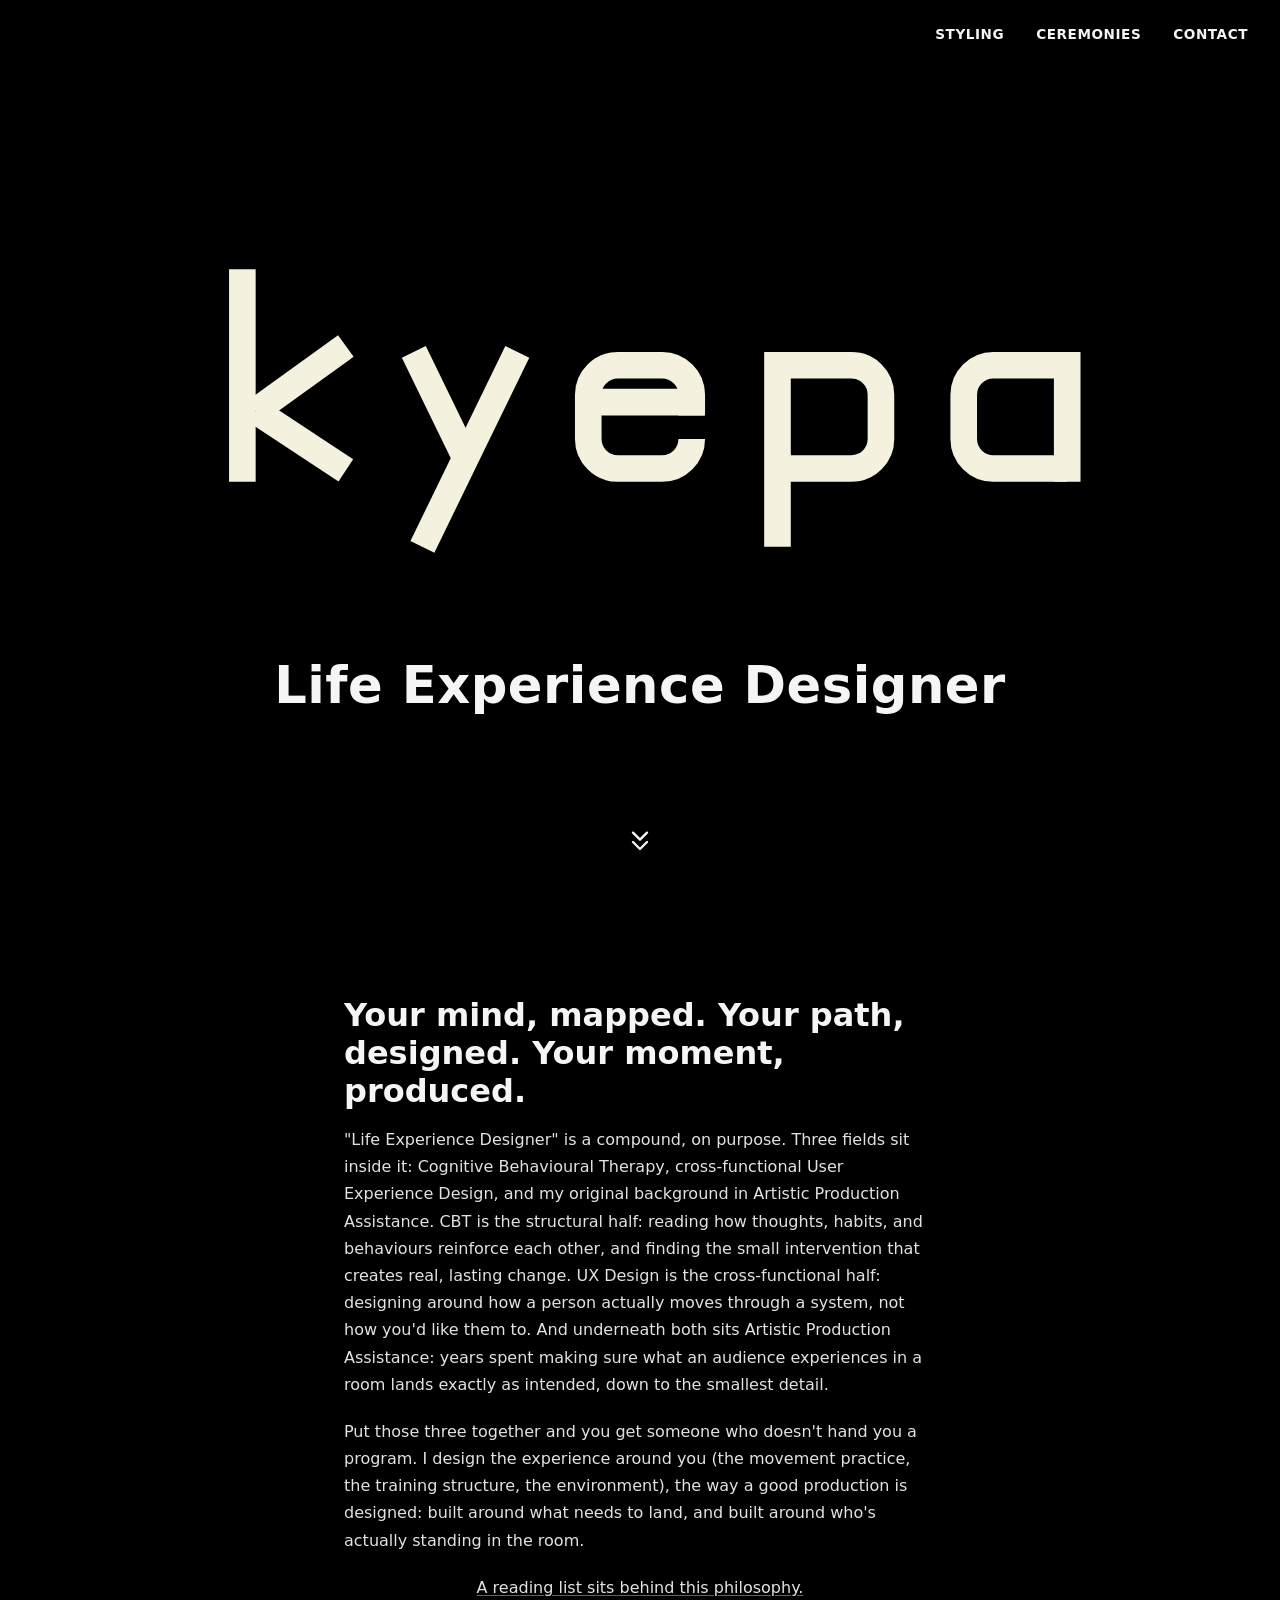
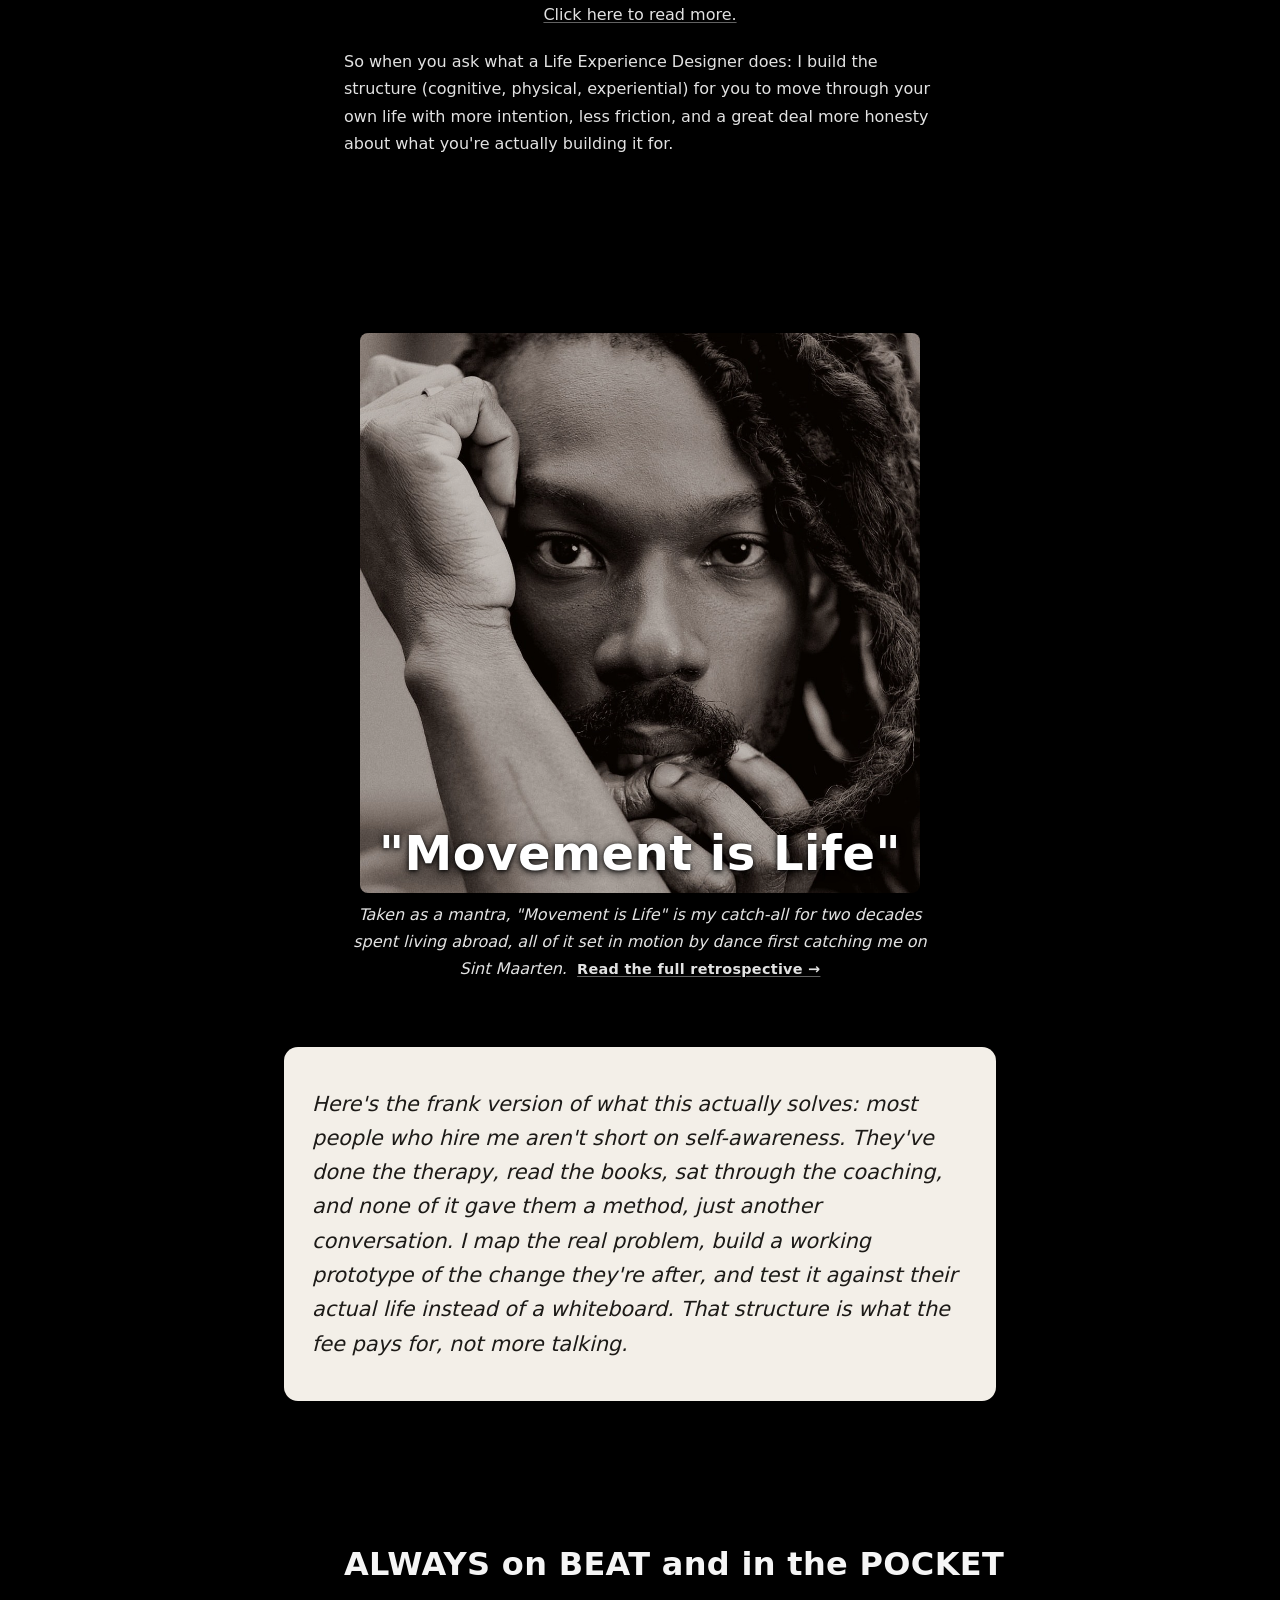
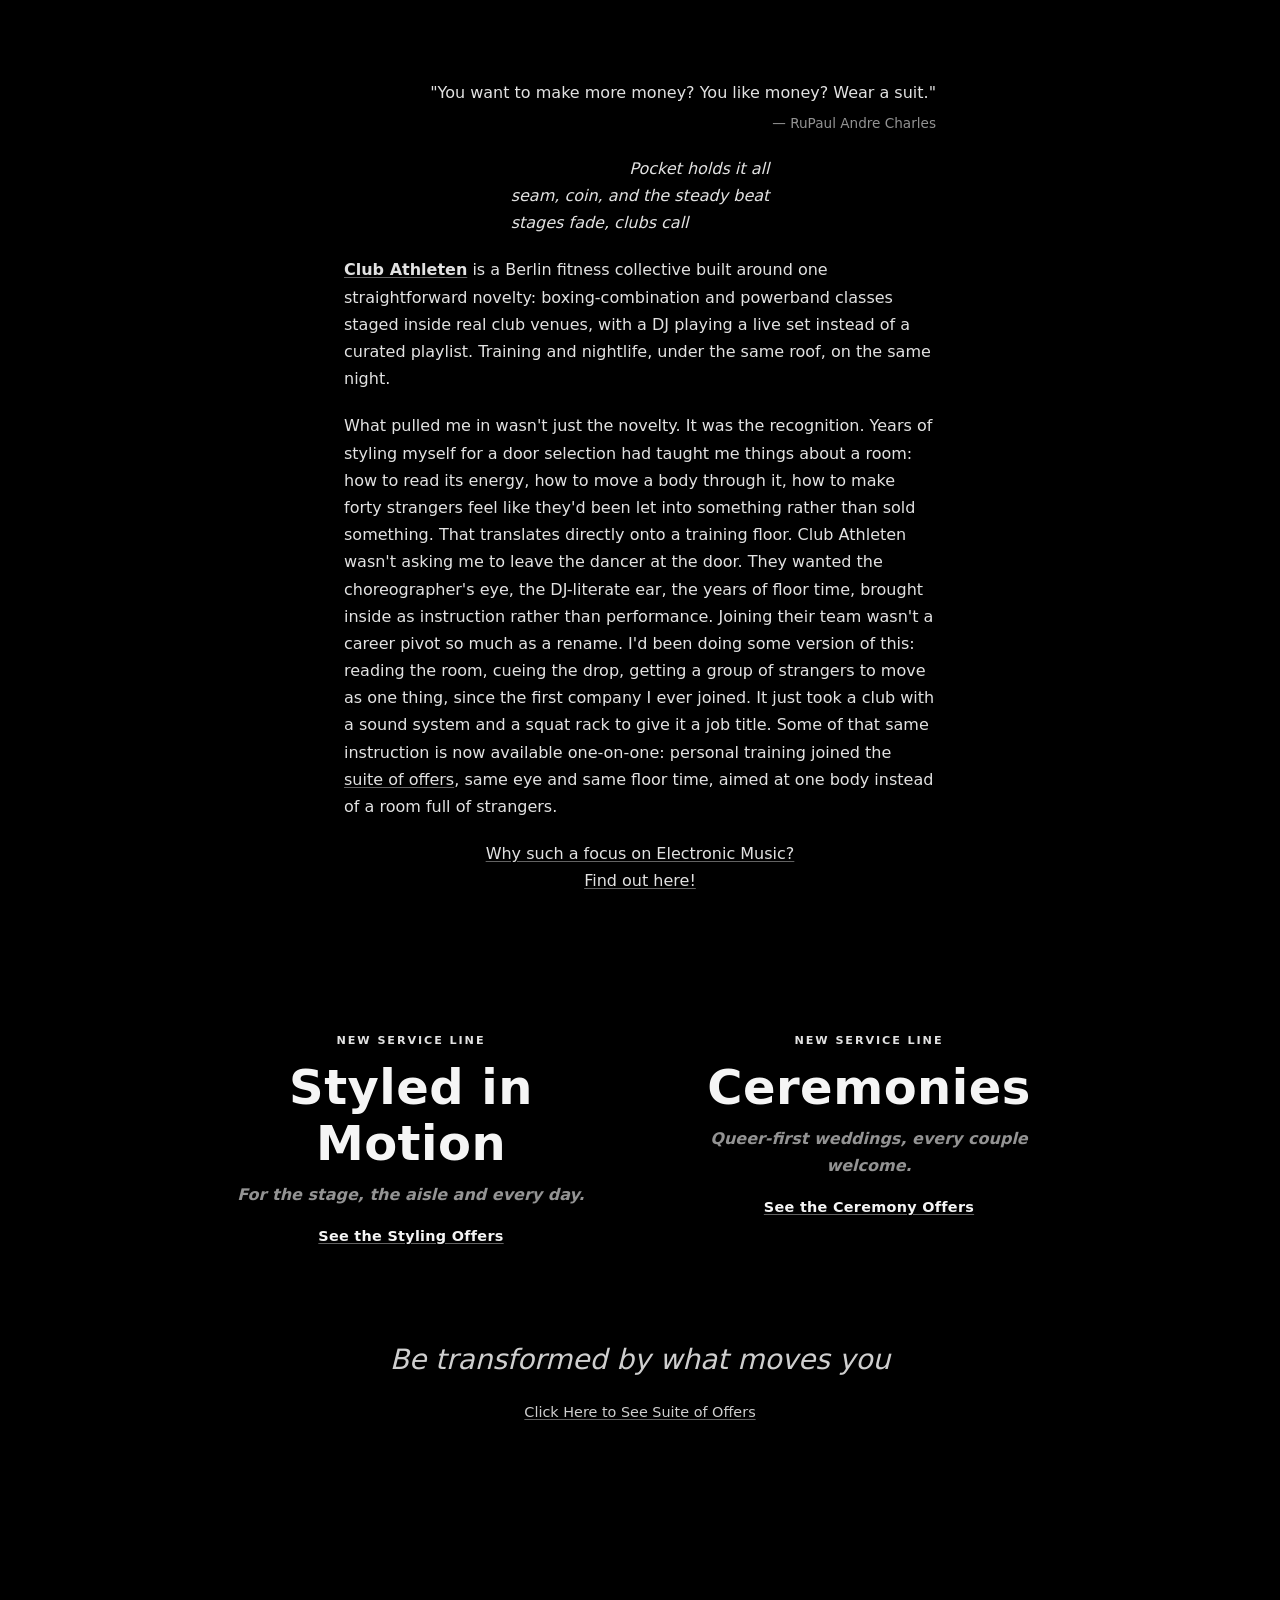
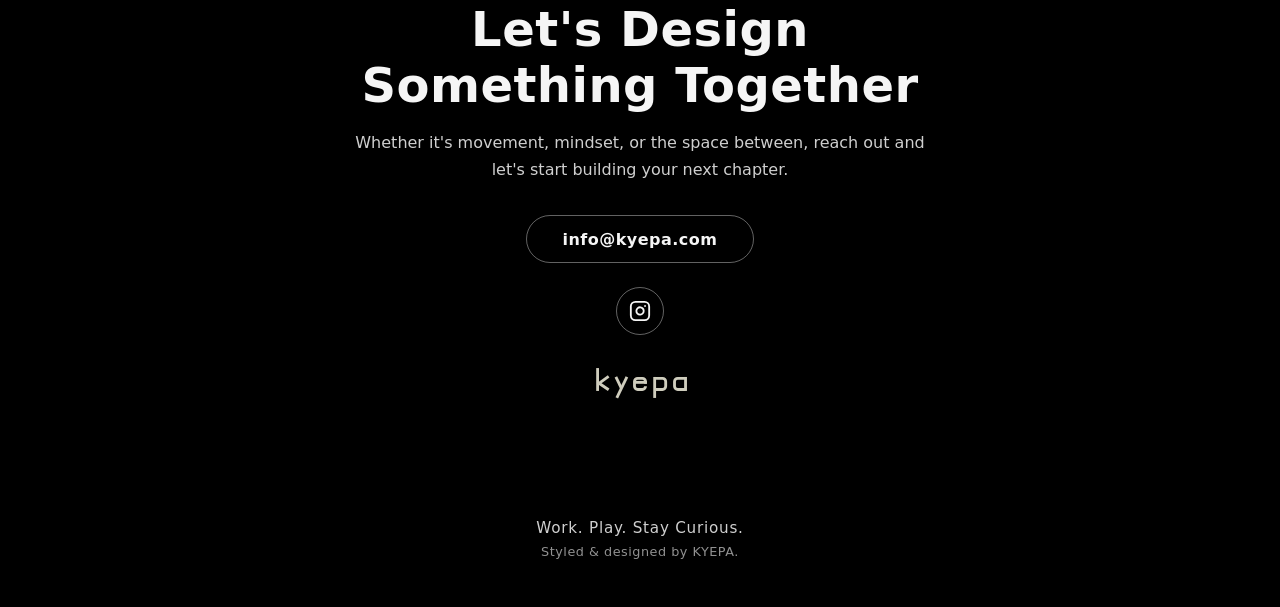
<file: index.html>
<!DOCTYPE html>
<html lang="en">
<head>
  <meta charset="UTF-8">
  <meta name="viewport" content="width=device-width, initial-scale=1.0">
  <title>Kyepa — Life Experience Designer</title>
  <link rel="stylesheet" href="style.css">
</head>
<body>

  <video class="bg-video bg-video-a is-active" src="background.mov" autoplay muted loop playsinline></video>
  <video class="bg-video bg-video-b" src="background2.mov" autoplay muted loop playsinline></video>
  <div class="blur-layer" aria-hidden="true"></div>

  <a class="skip-link" href="#main-content">Skip to content</a>

  <!-- Site navigation. Deliberately a sibling of .hero, not a child: the
       hero is a full-viewport role="button", so a nav nested inside it
       would send every nav click into the Offers modal. The bar is bare
       text over the video and gains its plate as --progress rises. -->
  <nav class="site-nav" aria-label="Main">
    <ul class="site-nav-list">
      <li><a href="styling/index.html">Styling</a></li>
      <li><a href="weddings/index.html">Ceremonies</a></li>
      <li><a href="mailto:info@kyepa.com">Contact</a></li>
    </ul>
  </nav>

  <header class="hero" id="hero-banner" role="button" tabindex="0" aria-haspopup="dialog" aria-controls="offers-modal">
    <div class="hero-copy">
      <img class="hero-logo" src="logo.svg" alt="Kyepa">
      <p class="line line-1">Life Experience Designer</p>
    </div>

    <div class="scroll-indicator" aria-hidden="true">
      <svg viewBox="0 0 24 24" width="28" height="28" fill="none" stroke="currentColor"
           stroke-width="2" stroke-linecap="round" stroke-linejoin="round">
        <polyline points="6 4 12 10 18 4"></polyline>
        <polyline points="6 12 12 18 18 12"></polyline>
      </svg>
    </div>
  </header>

  <main class="content" id="main-content">

    <section class="led-explainer">
      <h2>Your mind, mapped. Your path, designed. Your moment, produced.</h2>
      <p>
        "Life Experience Designer" is a compound, on purpose. Three fields sit
        inside it: Cognitive Behavioural Therapy, cross-functional User
        Experience Design, and my original background in Artistic Production
        Assistance. CBT is the structural half: reading how thoughts,
        habits, and behaviours reinforce each other, and finding the small
        intervention that creates real, lasting change. UX Design is the
        cross-functional half: designing around how a person actually moves
        through a system, not how you'd like them to. And underneath both
        sits Artistic Production Assistance: years spent making sure what an
        audience experiences in a room lands exactly as intended, down to
        the smallest detail.
      </p>
      <p>
        Put those three together and you get someone who doesn't hand you a
        program. I design the experience around you (the movement practice,
        the training structure, the environment), the way a good production
        is designed: built around what needs to land, and built around who's
        actually standing in the room.
      </p>
      <p class="cta-line">
        <button type="button" class="inline-link-button" id="books-trigger">
          A reading list sits behind this philosophy.<br>
          Click here to read more.
        </button>
      </p>
      <p>
        So when you ask what a Life Experience Designer does: I build the
        structure (cognitive, physical, experiential) for you to move
        through your own life with more intention, less friction, and a
        great deal more honesty about what you're actually building it for.
      </p>
    </section>

    <dialog id="books-modal" class="modal modal--maroon">
      <div class="modal-content">
        <button type="button" class="modal-close" id="books-close" aria-label="Close">&times;</button>
        <h2 class="modal-title">Reading List</h2>
        <div class="book-panels">
          <div class="book-panel">
            <img class="book-cover" src="book-covers/hwt.jpg" alt="How the World Thinks cover">
            <div class="book-text">
              <h3 class="book-title">How the World Thinks<span>— Julian Baggini</span></h3>
              <p>
                Baggini treats philosophical traditions from Japan, India,
                China, the Muslim world, Africa and Australia with the same
                seriousness as anything out of Athens. His argument: there's
                no single correct architecture for reasoning about a good
                life, only different, internally coherent ones. I design the
                same way: not by installing my framework in you, but by
                understanding the one you're already running on.
              </p>
            </div>
          </div>
          <div class="book-panel">
            <img class="book-cover" src="book-covers/tes.jpg" alt="The Ethical Slut cover">
            <div class="book-text">
              <h3 class="book-title">The Ethical Slut<span>— Dossie Easton &amp; Janet W. Hardy</span></h3>
              <p>
                Its real subject is this: real change happens inside radical
                honesty. Not the performative kind. The kind where you say
                the true thing over the tidy one, and take full ownership of
                what you actually want. That's the standard I hold myself
                to, and the one I ask of anyone I work with.
              </p>
            </div>
          </div>
          <div class="book-panel">
            <img class="book-cover" src="book-covers/spr.jpg" alt="Sprint cover">
            <div class="book-text">
              <h3 class="book-title">Sprint<span>— Jake Knapp, John Zeratsky &amp; Braden Kowitz</span></h3>
              <p>
                Five days, one prototype, no meetings that go nowhere. It's
                the process I lean on whenever something needs to move from
                talking to testing fast: clear the calendar, get in a room,
                build something real.
              </p>
            </div>
          </div>
          <div class="book-panel">
            <img class="book-cover" src="book-covers/doet.jpg" alt="The Design of Everyday Things cover">
            <div class="book-text">
              <h3 class="book-title">The Design of Everyday Things<span>— Don Norman</span></h3>
              <p>
                Norman's rule sits underneath every session I run: when
                someone struggles to use a thing, the fault is rarely
                theirs. Good design reads as obvious in hindsight. That's
                the standard I hold my own structures to.
              </p>
            </div>
          </div>
          <div class="book-panel">
            <img class="book-cover" src="book-covers/aufn.jpg" alt="A Universe from Nothing cover">
            <div class="book-text">
              <h3 class="book-title">A Universe from Nothing<span>— Lawrence M. Krauss</span></h3>
              <p>
                Krauss makes the case that even nothing has structure, rules,
                potential. I keep it close as a reminder that starting from
                zero (a blank practice, a client with no plan) isn't
                starting from nothing at all.
              </p>
            </div>
          </div>
        </div>
      </div>
    </dialog>

    <!-- TODO(Kyle): placeholder peer testimonials, hidden from public view until real
         client testimonials and photos are ready — uncomment to bring back live
    <section class="testimonials" aria-label="Testimonials">
      <div class="testimonial-tile fade">
        <div class="testimonial-photo" aria-hidden="true">JM</div>
        <p class="testimonial-quote">
          "Working with him completely reshaped how I move through stress."
        </p>
        <p class="testimonial-name">Jordan M. <span>— peer, movement coach</span></p>
      </div>
      <div class="testimonial-tile">
        <div class="testimonial-photo" aria-hidden="true">AL</div>
        <p class="testimonial-quote">
          "Equal parts choreographer, therapist, and hype man. Rare combination."
        </p>
        <p class="testimonial-name">Aline L. <span>— peer, UX designer</span></p>
      </div>
      <div class="testimonial-tile">
        <div class="testimonial-photo" aria-hidden="true">TR</div>
        <p class="testimonial-quote">
          "I walked in stuck. I walked out with an actual plan for my body
          and my head."
        </p>
        <p class="testimonial-name">Theo R. <span>— peer, dancer</span></p>
      </div>
      <div class="testimonial-tile fade">
        <div class="testimonial-photo" aria-hidden="true">SK</div>
        <p class="testimonial-quote">
          "The kind of feedback that actually changes how you carry yourself."
        </p>
        <p class="testimonial-name">Sam K. <span>— peer, CBT practitioner</span></p>
      </div>
    </section>
    -->


    <div class="section-break section-break--trigger" id="movement-trigger"
         role="button" tabindex="0" aria-haspopup="dialog" aria-controls="movement-modal">
      <div class="movement-portrait-wrap">
        <img class="movement-portrait" src="avatar2.jpg" alt="Portrait of Kyle Patrick">
        <h2>"Movement is Life"</h2>
      </div>
      <p class="section-break-subtitle">
        Taken as a mantra, "Movement is Life" is my catch-all for two
        decades spent living abroad, all of it set in motion by dance
        first catching me on Sint Maarten.
        <span class="section-break-cta">Read the full retrospective →</span>
        <span class="banner-shimmer" aria-hidden="true">
          <span class="shimmer-arrow shimmer-arrow--roll"></span>
          <span class="shimmer-arrow shimmer-arrow--race"></span>
        </span>
      </p>
    </div>

    <!-- The frank version, featured: the only passage on the page that sits
         on an opaque plate rather than over the video, so the plainest
         answer here looks like it. Styles live under .frank-feature /
         .frank-plate in style.css. -->
    <section class="frank-feature">
      <div class="frank-plate">
        <p class="text-italic">
          Here's the frank version of what this actually solves: most people
          who hire me aren't short on self-awareness. They've done the
          therapy, read the books, sat through the coaching, and none of it
          gave them a method, just another conversation. I map the real
          problem, build a working prototype of the change they're after, and
          test it against their actual life instead of a whiteboard. That
          structure is what the fee pays for, not more talking.
        </p>
      </div>
    </section>

    <dialog id="movement-modal" class="modal">
      <div class="modal-content">
        <button type="button" class="modal-close" id="movement-close" aria-label="Close">&times;</button>
        <h2 class="modal-title">Belle Histoire</h2>
        <p>
          Two decades into a life spent moving, if you ask what I bring into
          a room, it isn't limited to showmanship. It's a deep, intuitive
          mastery of body control and articulation, matched with an urgency
          about movement that's been embedded in me since long before I had
          language for it.
        </p>
        <p>
          Before movement, there was mathematics. Architecture, too. I had
          genuine ambitions of teaching either; structure and precision were
          always where my mind wanted to live. But somewhere in the early
          2000s, the drive to move overtook the drive to explain how things
          were built. Music videos were still a real cultural force back then,
          well before our media diet fractured into the disjointed way we
          consume things now, and that was the world that pulled me in.
        </p>
        <p>
          My actual start in dance, though, was less a decision than a shove:
          thrown into the deep end of the pool, on Sint Maarten, early 2000s.
          "Dance," even as a hobby, wasn't the easiest look for a guy to wear
          at the time, not with Jamaica sitting right next door, its musical
          influence already seeped well beyond the Caribbean Sea and merged
          into the region's wider lexicon and attitudes. I still love and
          enjoy Dancehall and Reggaeton today for what they are. I'll also say
          plainly that both unfortunately carry lyrics that are largely
          homophobic and misogynistic. Being one of the few boys who
          dared to dance at all, in that climate, came with few advantages at
          the time. Most of those advantages only become recognizable in
          hindsight.
        </p>
        <p>
          One of them, unglamorous as it sounds: ratio. Boys were so
          outnumbered that if you showed even a bit of talent, you'd be
          thrust straight into the advanced classes and carried along on
          sheer encouragement until you caught up to where you were
          "supposed" to be. That ratio didn't stay behind on the island. It
          followed me into my university years.
        </p>
        <p>
          Being a Dutch national, moving to the Netherlands to pursue a
          bachelor's degree after finishing HAVO was relatively standard
          procedure. Many students made that crossing with one shoe left at
          home, so to speak. I never packed that way. I saw it as my great
          escape, my chance to venture out into the wider world where I
          belonged, all the freedom I'd imagined finally within reach.
        </p>
        <p>
          The program itself didn't quite live up to the fantasy I'd built
          around it. I went to two universities, and the ratio that shaped my
          island years followed me straight into the first one: my inaugural
          class at Fontys Dance Academy, in 2007/08, had an anomalous number
          of young men sign up. I didn't see out the second year there;
          before it closed, I'd decided to change schools and continue my
          studies in Rotterdam, at Codarts Dance Academy, 2009/10. It was a
          different animal entirely: much less homie, much less cozy, run
          more like an industry machine than a school. Given the notoriety
          that came with being a Codarts alumnus, it was an easy trade to
          make.
        </p>
        <p>
          Before the close of 2010, I'd met
          <a href="https://naninelinning.nl/" target="_blank" rel="noopener">Nanine Linning</a>.
          Today she's the
          Artistic Leader of Scapino Ballet in Rotterdam; back then, she had
          exactly one year under her belt as Company Director of the city
          theater in Osnabrück, Germany. I joined her company as an
          apprentice, trading my final year of taking classes as a student
          for a full season's worth of real workfield and stage experience
          instead. I graduated in 2011, the same year the company changed
          host cities: most of us moved to Heidelberg with it, and I stayed
          an integral member of the company until 2016. Some of that
          archive still lives on
          <a href="https://www.instagram.com/kye_pai" target="_blank" rel="noopener">@kye_pai</a>,
          if you want to see it.
        </p>
      </div>
    </dialog>

    <div class="section-break section-break--tight">
      <h2>ALWAYS on BEAT and in the POCKET</h2>
    </div>

    <section>
      <p class="pull-quote-right">
        "You want to make more money? You like money? Wear a suit."
        <span class="quote-attribution">— RuPaul Andre Charles</span>
      </p>
      <p class="text-italic haiku-diagonal">
        <span class="haiku-line haiku-line--top">Pocket holds it all</span>
        <span class="haiku-line haiku-line--mid">seam, coin, and the steady beat</span>
        <span class="haiku-line haiku-line--bottom">stages fade, clubs call</span>
      </p>
      <p>
        <span class="plate-trigger">
          <a href="https://www.clubathleten.de/" target="_blank" rel="noopener">Club Athleten</a>
          <span class="hover-plate" role="note">
            Club Athleten found me the way most good things in Berlin do,
            sideways, through someone who knew someone, at an hour when the
            distinction between "workout" and "night out" had already
            stopped meaning anything. Their whole premise is the wall I'd
            spent a decade quietly dismantling in my own life: fitness on
            one side, club culture on the other, never to touch. Club
            Athleten touches them constantly, on purpose. Classes built on
            boxing combinations and powerband work, run inside actual Berlin
            venues, with a DJ playing an honest-to-god live set instead of a
            Spotify playlist piped through gym speakers. Sweat first, then
            the bar. "Sassy workouts, sweaty DJ sets," as they put it, and
            I remember thinking, well, that's just Tuesday.
          </span>
        </span>
        is a Berlin fitness collective built around one straightforward
        novelty: boxing-combination and powerband classes staged inside
        real club venues, with a DJ playing a live set instead of a curated
        playlist. Training and nightlife, under the same roof, on the same
        night.
      </p>
      <p>
        What pulled me in wasn't just the novelty. It was the recognition. Years
        of styling myself for a door selection had taught me things about a
        room: how to read its energy, how to move a body through it, how
        to make forty strangers feel like they'd been let into something
        rather than sold something. That translates directly onto a
        training floor. Club Athleten wasn't asking me to leave the dancer
        at the door. They wanted the choreographer's eye, the DJ-literate
        ear, the years of floor time, brought inside as instruction rather
        than performance. Joining their team wasn't a career pivot so much
        as a rename. I'd been doing some version of this: reading the
        room, cueing the drop, getting a group of strangers to move as one
        thing, since the first company I ever joined. It just took a club
        with a sound system and a squat rack to give it a job title. Some
        of that same instruction is now available one-on-one: personal
        training joined the
        <button type="button" class="inline-link-button offers-trigger" aria-haspopup="dialog" aria-controls="offers-modal">
          suite of offers
        </button>, same eye and same floor time, aimed at one body instead
        of a room full of strangers.
      </p>
      <!-- TODO(Kyle): verify Club Athleten format/venue/tagline details against their current site before publishing -->
      <p class="cta-line">
        <button type="button" class="inline-link-button" id="techno-reclamation-trigger">
          Why such a focus on Electronic Music?<br>
          Find out here!
        </button>
      </p>
    </section>

    <dialog id="techno-reclamation-modal" class="modal">
      <div class="modal-content">
        <button type="button" class="modal-close" id="techno-reclamation-close" aria-label="Close">&times;</button>
        <h2 class="modal-title">Techno Reclamation</h2>
        <p>
          Long before it was a sound you needed the right posture to get past
          a bouncer for,
          <a href="https://en.wikipedia.org/wiki/Detroit_techno" target="_blank" rel="noopener">techno was Black and it was American</a>.
          Three teenagers from Belleville, Michigan, spliced
          <a href="https://en.wikipedia.org/wiki/Parliament-Funkadelic" target="_blank" rel="noopener">Parliament-Funkadelic's</a>
          cosmic slop together with
          <a href="https://en.wikipedia.org/wiki/Kraftwerk" target="_blank" rel="noopener">Kraftwerk's</a>
          precision, because a synthesizer, unlike a factory job, doesn't care
          what you look like when it hires you. Juan Atkins, Derrick May,
          Kevin Saunderson
          (<a href="https://en.wikipedia.org/wiki/The_Belleville_Three" target="_blank" rel="noopener">the Belleville Three</a>)
          built the blueprint in Detroit's Black middle class, feeding it
          late at night to
          <a href="https://en.wikipedia.org/wiki/The_Electrifying_Mojo" target="_blank" rel="noopener">The Electrifying Mojo's</a>
          radio show, the DJ whose refusal to sort records by genre or race is
          half the reason Kraftwerk and Parliament ever ended up in the same
          mix to begin with. What came out of it was what one writer called
          "a deprived sound trying to get out," which is
          <a href="https://en.wikipedia.org/wiki/Afrofuturism" target="_blank" rel="noopener">Afrofuturism</a>
          doing exactly what it always does: taking the machine that was
          supposed to replace you and making it sing on your terms instead.
          And it isn't a distant cousin to what I grew up around. It's the
          same family. It's the current
          <a href="https://en.wikipedia.org/wiki/The_Black_Atlantic" target="_blank" rel="noopener">Paul Gilroy named the Black Atlantic</a>:
          the same one that carried Jamaica's
          <a href="https://en.wikipedia.org/wiki/Sound_system_(DJ)" target="_blank" rel="noopener">soundsystem culture</a>
          across the sea to Sint Maarten's doorstep is the one that carried
          funk and soul into Detroit's basements and came back out the other
          side as a four-on-the-floor kick drum.
        </p>
        <p>
          It's also traceable, almost embarrassingly precisely: a 1988 Virgin
          Records compilation called
          <a href="https://en.wikipedia.org/wiki/Techno!_The_New_Dance_Sound_of_Detroit" target="_blank" rel="noopener"><em>Techno! The New Dance Sound of Detroit</em></a>
          is the reason the genre has that name at all, and it's the record
          that physically carried this sound across the Atlantic into
          England, Belgium, and Germany, handing European producers the
          blueprint direct from the source.
        </p>
        <p>
          Somewhere between Detroit and the club I had to dress correctly for,
          that origin got quietly edited out of the story. The scholar
          <a href="https://www.ctm-festival.de/magazine/white-brothers-with-no-soul" target="_blank" rel="noopener">Alexander Weheliye has documented this in detail</a>:
          West Berlin had Black club culture (funk, R&amp;B, house) running
          through it well before 1989, and around 1992, as the city's
          producers built the harder, more "metronomic" sound that would
          become internationally synonymous with Berlin, that scene got
          written out of the story. It happened alongside, not apart from,
          the violence people of color faced during
          <a href="https://en.wikipedia.org/wiki/German_reunification" target="_blank" rel="noopener">German reunification</a>,
          violence the official narrative still treats as an exception
          rather than as part of how the city rebuilt its own myth. Blackness
          stayed welcome in that myth only from a safe transatlantic
          distance: celebrated in Detroit's producers, absent from Berlin's
          own dancefloors. There's a whole movement now doing the work of
          putting that authorship back where it belongs:
          <a href="https://honeysucklemag.com/interview-make-techno-black-again/" target="_blank" rel="noopener">Make Techno Black Again</a>,
          built around the theorist and producer
          <a href="https://www.factmag.com/2019/12/17/techno-is-technocracy/" target="_blank" rel="noopener">DeForrest Brown Jr.</a>,
          is the bluntest, most literal name for it, arguing that the genres
          funding the modern music industry were, plainly, taken from Black
          people, and that fixing it takes more than a credit line.
        </p>
        <p>
          I didn't coin "Techno Reclamation" as an academic position. I coined
          it standing in a Berlin queue, aware that the anonymity and clout I
          was chasing were built, underneath everything, on a lineage that
          already belonged to someone who looked like me. Anonymity and
          personal branding turned out to be two ends of the same rope: the
          more I disappeared into Berlin's version of the culture, the more I
          understood I was actually looking for a way back to where it
          started. For me, that isn't Detroit. It's Sint Maarten, and the
          youth there who've never been told that the music filling out a
          Berlin warehouse at 4am has their own grandparents' fingerprints on
          it. That's the branding, stripped down to its actual ambition: not
          "dancer who lived in Berlin," but someone carrying the reclamation
          home, teaching the technique with the history still attached.
        </p>
        <p>
          That's not an argument I make from the sidelines. It's a practice
          I show up for. Since at least September 2025 I've been part of
          <a href="https://www.instagram.com/das.techno.team/" target="_blank" rel="noopener">Das Techno Team</a>,
          the Berlin collective behind <em>Resonanz: The Movement of
          Sound</em>, a dance workshop set to live electronic music. My
          credit on it is "Impulses," the movement layer, standing in the
          same production credit block as Light and Sound, because Resonanz
          treats the body moving through a room as its own instrument, not
          an accessory to the ones plugged in. What started as Berlin
          editions became an international premiere at Slakthuset in
          Stockholm, then a Copenhagen edition, with my name on the lineup
          poster alongside
          <a href="https://www.instagram.com/_john_fick/" target="_blank" rel="noopener">John Fick</a>,
          <a href="https://www.instagram.com/borfd_ritualcycles/" target="_blank" rel="noopener">Ritual Cycles</a>,
          <a href="https://www.instagram.com/eitan.shinder/" target="_blank" rel="noopener">Eitan Shinder</a>, and
          <a href="https://www.instagram.com/molly.lollen/" target="_blank" rel="noopener">Molly Lollen</a>;
          and, less formally but no less sincerely, the team's own
          "Head of Upper Body Operations." Techno Reclamation isn't a
          position I hold at a remove from the culture. It's the room I'm
          standing in most weekends, doing the actual work of putting the
          body back at the center of a sound that, for a while, tried to
          forget it ever had one.
        </p>
      </div>
    </dialog>

    <!-- TODO(Kyle): bullets 6 (CBT & UX Design certificates) and 7 (services offered) still need drafting — no source notes yet, needs your input -->

    <!-- Teasers for the two new service lines. Real links, not modal
         triggers, so they need no keydown handlers of their own. -->
    <div class="teaser-pair">
      <a class="styling-teaser" href="styling/index.html">
        <p class="styling-teaser-eyebrow">New service line</p>
        <h2>Styled in Motion</h2>
        <p class="styling-teaser-line">
          For the stage, the aisle and every day.
        </p>
        <p class="styling-teaser-cta">See the Styling Offers</p>
      </a>
      <a class="styling-teaser" href="weddings/index.html">
        <p class="styling-teaser-eyebrow">New service line</p>
        <h2>Ceremonies</h2>
        <p class="styling-teaser-line">
          Queer-first weddings, every couple welcome.
        </p>
        <p class="styling-teaser-cta">See the Ceremony Offers</p>
      </a>
    </div>

    <div class="closing-line">
      <p>Be transformed by what moves you</p>
      <p class="closing-line-cta">
        <button type="button" class="inline-link-button offers-trigger" id="offers-trigger" aria-haspopup="dialog" aria-controls="offers-modal">
          Click Here to See Suite of Offers
        </button>
      </p>
    </div>

    <dialog id="offers-modal" class="modal modal--offers">
      <div class="modal-content">
        <button type="button" class="modal-close" id="offers-close" aria-label="Close">&times;</button>
        <h2 class="modal-title">Suite of Offers</h2>
        <p>
          Most of this runs on the same five-phase Life Experience Design
          Sprint (Map, Diverge, Decide, Prototype, Test), borrowed from the
          product design sprint and run on an actual life instead of a
          feature. Personal Training is the one purely physical track.
          Choose whichever matches what you're ready to work on.
        </p>
        <h3 class="offer-group-title">Life Experience Design</h3>
        <div class="offer-list">
          <div class="offer-item">
            <p class="offer-name">Discovery Call <span class="offer-price">Free</span></p>
            <p>20 minutes, video or phone: a fit-check before anything else.</p>
          </div>
          <div class="offer-item">
            <p class="offer-name">Single Sprint <span class="offer-price">€450</span></p>
            <p>
              One ~3-hour intensive session. All five phases, compressed:
              you leave with a written map and a prototype script.
            </p>
          </div>
          <div class="offer-item">
            <p class="offer-name">Full Sprint <span class="offer-price">€1,600</span></p>
            <p>
              Five sessions across 3–5 weeks, one phase at a time, with
              real-world testing in between. The flagship format: one
              complimentary iteration session included within 60 days.
            </p>
          </div>
          <div class="offer-item">
            <p class="offer-name">Personal Training <span class="offer-price">€85 / session</span></p>
            <p>
              1:1 movement and conditioning, built on the same Club
              Athleten method: boxing combinations, powerband work, a
              trained eye for how your body actually moves.
            </p>
          </div>
          <div class="offer-item">
            <p class="offer-name">Design Partner <span class="offer-price">€900 / month</span></p>
            <p>
              A monthly 90-minute session plus async check-ins, for
              sprinting continuously across a longer arc. Minimum
              three-month commitment.
            </p>
          </div>
        </div>
        <!-- Styled in Motion offers, rendered from styling/styling.config.js
             by script.js so the prices here can never drift from the ones
             on /styling/. Edit them there, not in this file. -->
        <div id="home-styling-offers"></div>

        <h3 class="offer-group-title">Ceremonies</h3>
        <div class="offer-list">
          <div class="offer-item">
            <p class="offer-name">KYEPA Ceremonies <span class="offer-price">Price on request</span></p>
            <p>
              Queer-first weddings, every couple welcome: destination
              ceremonies on St. Martin, and styling, personal shopping and
              first-dance choreography wherever you live.
              <a href="weddings/index.html">See the Ceremony Offers</a>.
            </p>
          </div>
        </div>

        <p class="offer-note">
          Indicative pricing.
          <a href="mailto:info@kyepa.com">Get in touch</a> for a discovery call.
        </p>
      </div>
    </dialog>

    <section class="contact-cta">
      <h2>Let's Design Something Together</h2>
      <p>
        Whether it's movement, mindset, or the space between, reach out and
        let's start building your next chapter.
      </p>
      <a class="contact-button" href="mailto:info@kyepa.com">info@kyepa.com</a>
      <a class="social-button" href="https://www.instagram.com/kye_pa" target="_blank" rel="noopener" aria-label="Kyepa on Instagram">
        <svg viewBox="0 0 24 24" width="22" height="22" fill="none" stroke="currentColor"
             stroke-width="2" stroke-linecap="round" stroke-linejoin="round">
          <rect x="2" y="2" width="20" height="20" rx="5" ry="5"></rect>
          <path d="M16 11.37A4 4 0 1 1 12.63 8 4 4 0 0 1 16 11.37z"></path>
          <line x1="17.5" y1="6.5" x2="17.51" y2="6.5"></line>
        </svg>
      </a>
      <a class="footer-logo-link" href="#" aria-label="Back to top">
        <img class="footer-logo" src="logo.svg" alt="Kyepa">
      </a>
    </section>

  </main>

  <footer class="site-footer">
    <p>Work. Play. Stay Curious.</p>
    <p class="site-footer-credit">Styled &amp; designed by KYEPA.</p>
  </footer>

  <!-- Not deferred: script.js is not either, and a deferred script would
       run after it, leaving the offers modal empty. -->
  <script src="styling/styling.config.js"></script>
  <script src="script.js"></script>

  <!-- The GREENLIT campaign pop-up used to mount here. It was removed from
       the homepage on 2026-11-19; the campaign itself is untouched and
       still lives at /mgw/, which is self-contained and loads its own
       fonts, stylesheet and scripts. To bring the pop-up back, restore the
       <div id="mgw-root"> and the two mgw/ script tags here, and the
       mgw/mgw.css and Google Fonts links in <head>. -->
</body>
</html>
</file>
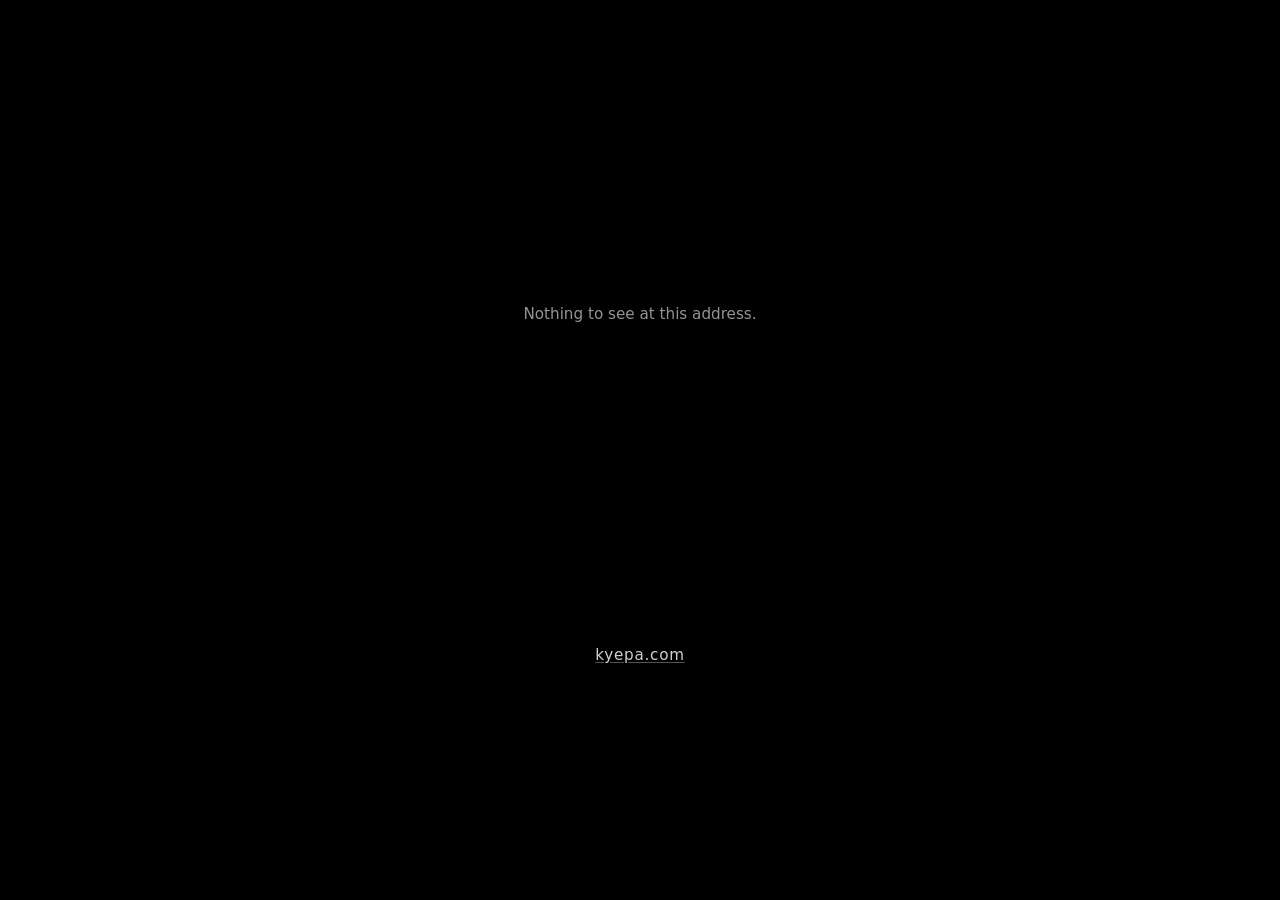
<file: awareness/index.html>
<!DOCTYPE html>
<html lang="en">
<head>
  <meta charset="UTF-8">
  <meta name="viewport" content="width=device-width, initial-scale=1.0">
  <!-- Keep this page out of search results. It carries no title or
       description worth indexing, and the content is encrypted anyway. -->
  <meta name="robots" content="noindex, nofollow, noarchive, nosnippet">
  <meta name="referrer" content="no-referrer">
  <title>Kyepa</title>
  <link rel="icon" href="../logo.svg" type="image/svg+xml">
  <link rel="stylesheet" href="../style.css">
  <link rel="stylesheet" href="awareness.css">
</head>
<body class="aw-page">

  <video class="bg-video bg-video-a is-active" src="../background.mov" autoplay muted loop playsinline aria-hidden="true"></video>
  <div class="blur-layer" aria-hidden="true"></div>

  <main class="content aw-content" id="aw-main">
    <section class="aw-panel">
      <!-- Filled in by awareness.js once the key in the link decrypts the
           content. Until then it says nothing about what is here. -->
      <div id="aw-mount">
        <p class="aw-waiting">Opening…</p>
      </div>
      <noscript>
        <p class="aw-waiting">This page needs JavaScript.</p>
      </noscript>
    </section>
  </main>

  <footer class="site-footer">
    <p><a href="../index.html">kyepa.com</a></p>
  </footer>

  <script src="awareness.js" defer></script>
</body>
</html>
</file>
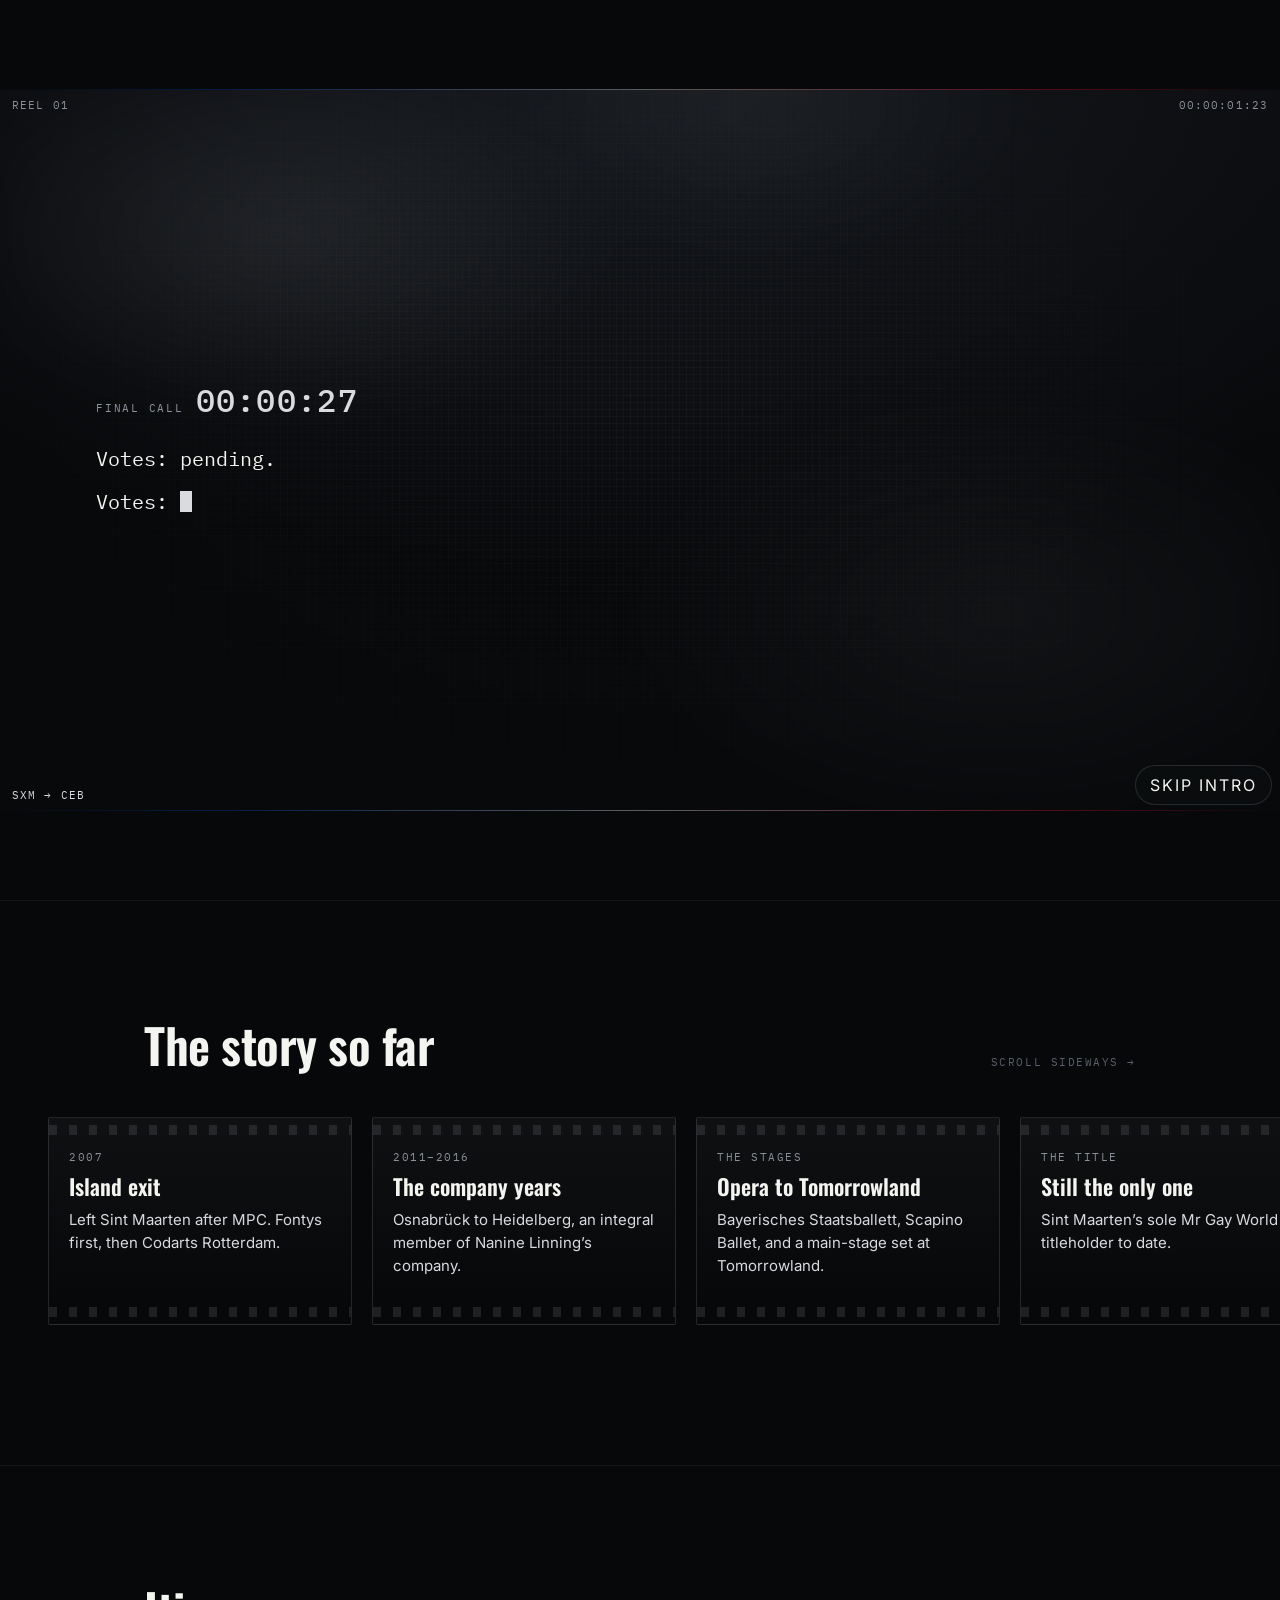
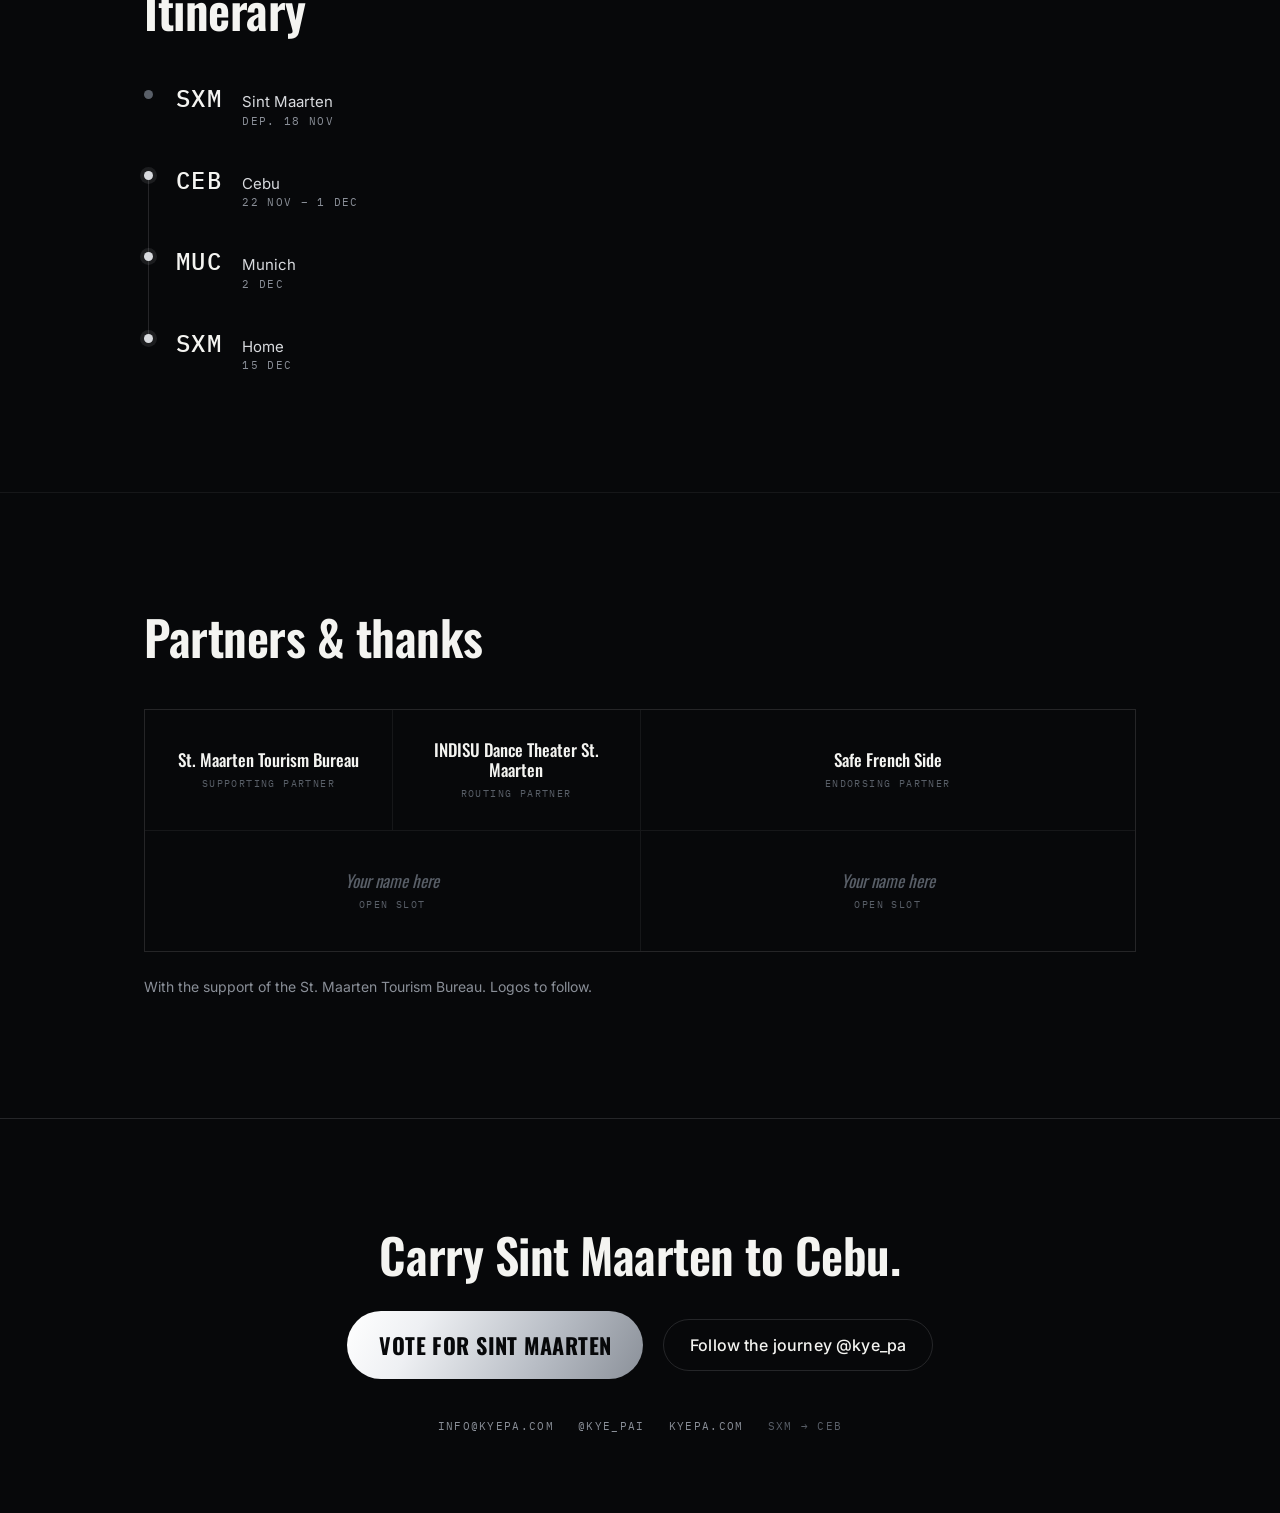
<file: mgw/index.html>
<!DOCTYPE html>
<html lang="en">
<head>
  <meta charset="UTF-8">
  <!-- viewport-fit=cover opts this page into the iPhone safe-area insets the
       CSS reads. Deliberately NOT added to the homepage, where it would
       change the existing layout under the notch. -->
  <meta name="viewport" content="width=device-width, initial-scale=1.0, viewport-fit=cover">
  <!-- The experience is intentionally dark; this stops OS light mode from
       recolouring form controls or scrollbars against it. -->
  <meta name="color-scheme" content="dark">
  <meta name="theme-color" content="#07080a">

  <title>Sint Maarten @ Mr Gay World 2026 — Kyepa</title>
  <meta name="description" content="Kyle “Kyepa” Patrick represents Sint Maarten at Mr Gay World 2026 in Cebu, 22 November – 1 December. Greenlit at the last minute. Follow the journey.">
  <link rel="canonical" href="https://kyepa.com/mgw/">

  <!-- Open Graph / Twitter: what WhatsApp, Instagram and iMessage read when
       the link is shared. Absolute URLs are required here.
       TODO(Kyle): /assets/mgw/og.jpg is currently a generated placeholder. -->
  <meta property="og:type" content="website">
  <meta property="og:site_name" content="Kyepa">
  <meta property="og:url" content="https://kyepa.com/mgw/">
  <meta property="og:title" content="Sint Maarten is going to Cebu.">
  <meta property="og:description" content="Kyle “Kyepa” Patrick represents Sint Maarten at Mr Gay World 2026. Greenlit at the last minute. Now it’s your turn.">
  <meta property="og:image" content="https://kyepa.com/assets/mgw/og.jpg">
  <meta property="og:image:width" content="1200">
  <meta property="og:image:height" content="630">
  <meta property="og:image:alt" content="Sint Maarten at Mr Gay World 2026, Cebu, Philippines">
  <meta name="twitter:card" content="summary_large_image">
  <meta name="twitter:title" content="Sint Maarten is going to Cebu.">
  <meta name="twitter:description" content="Mr Gay World 2026, Cebu, 22 Nov – 1 Dec. Greenlit at the last minute.">
  <meta name="twitter:image" content="https://kyepa.com/assets/mgw/og.jpg">

  <link rel="icon" href="../logo.svg" type="image/svg+xml">

  <!-- Fonts: condensed display (Oswald), grotesk body (Inter), mono for the
       film metadata (IBM Plex Mono). One request, exact weights only. -->
  <link rel="preconnect" href="https://fonts.googleapis.com">
  <link rel="preconnect" href="https://fonts.gstatic.com" crossorigin>
  <link rel="stylesheet" href="https://fonts.googleapis.com/css2?family=Oswald:wght@500;600;700&family=Inter:wght@400;500;600&family=IBM+Plex+Mono:wght@400;500&display=swap">

  <link rel="stylesheet" href="mgw.css">
  <!-- The hero image is the only large asset; warm it up early. -->
  <link rel="preload" as="image" href="../assets/mgw/hero.jpg" fetchpriority="low">
</head>
<body style="margin:0;background:#07080a">

  <!-- mgw.js renders the whole experience in here. Copy lives in
       mgw.config.js, so there is no markup to keep in sync by hand. -->
  <div id="mgw-page">
    <noscript>
      <!-- Everything essential, with no JavaScript: real text, real links. -->
      <div style="max-width:40rem;margin:0 auto;padding:18vh 1.5rem;font-family:system-ui,sans-serif;color:#f4f4f1">
        <p style="font-size:.7rem;letter-spacing:.17em;text-transform:uppercase;color:#8a8f98;margin-bottom:1rem">
          Mr Gay World 2026 · Cebu, Philippines · 22 Nov – 1 Dec
        </p>
        <h1 style="font-size:2.5rem;line-height:1.05;margin-bottom:1rem">
          Sint Maarten is going to Cebu.
        </h1>
        <p style="font-size:1.0625rem;line-height:1.6;color:#d8dade;margin-bottom:2rem">
          Greenlit at the last minute. Now it’s your turn.
        </p>
        <p style="line-height:2.4">
          <a style="color:#07080a;background:#e4e6ea;padding:.9rem 1.5rem;border-radius:999px;text-decoration:none;font-weight:600"
             href="mailto:info@kyepa.com?subject=Notify%20me%20when%20voting%20opens">Get notified when voting opens</a>
        </p>
        <p style="margin-top:2rem;line-height:2">
          <a style="color:#d8dade" href="https://instagram.com/kye_pa" target="_blank" rel="noopener">Follow the journey @kye_pa</a><br>
          <a style="color:#d8dade" href="mailto:info@kyepa.com">info@kyepa.com</a><br>
          <a style="color:#d8dade" href="../index.html">kyepa.com</a>
        </p>
      </div>
    </noscript>
  </div>

  <!-- Both deferred: deferred scripts still run in document order, so the
       config is always in place before the engine boots. -->
  <script src="mgw.config.js" defer></script>
  <script src="mgw.js" defer></script>
</body>
</html>
</file>
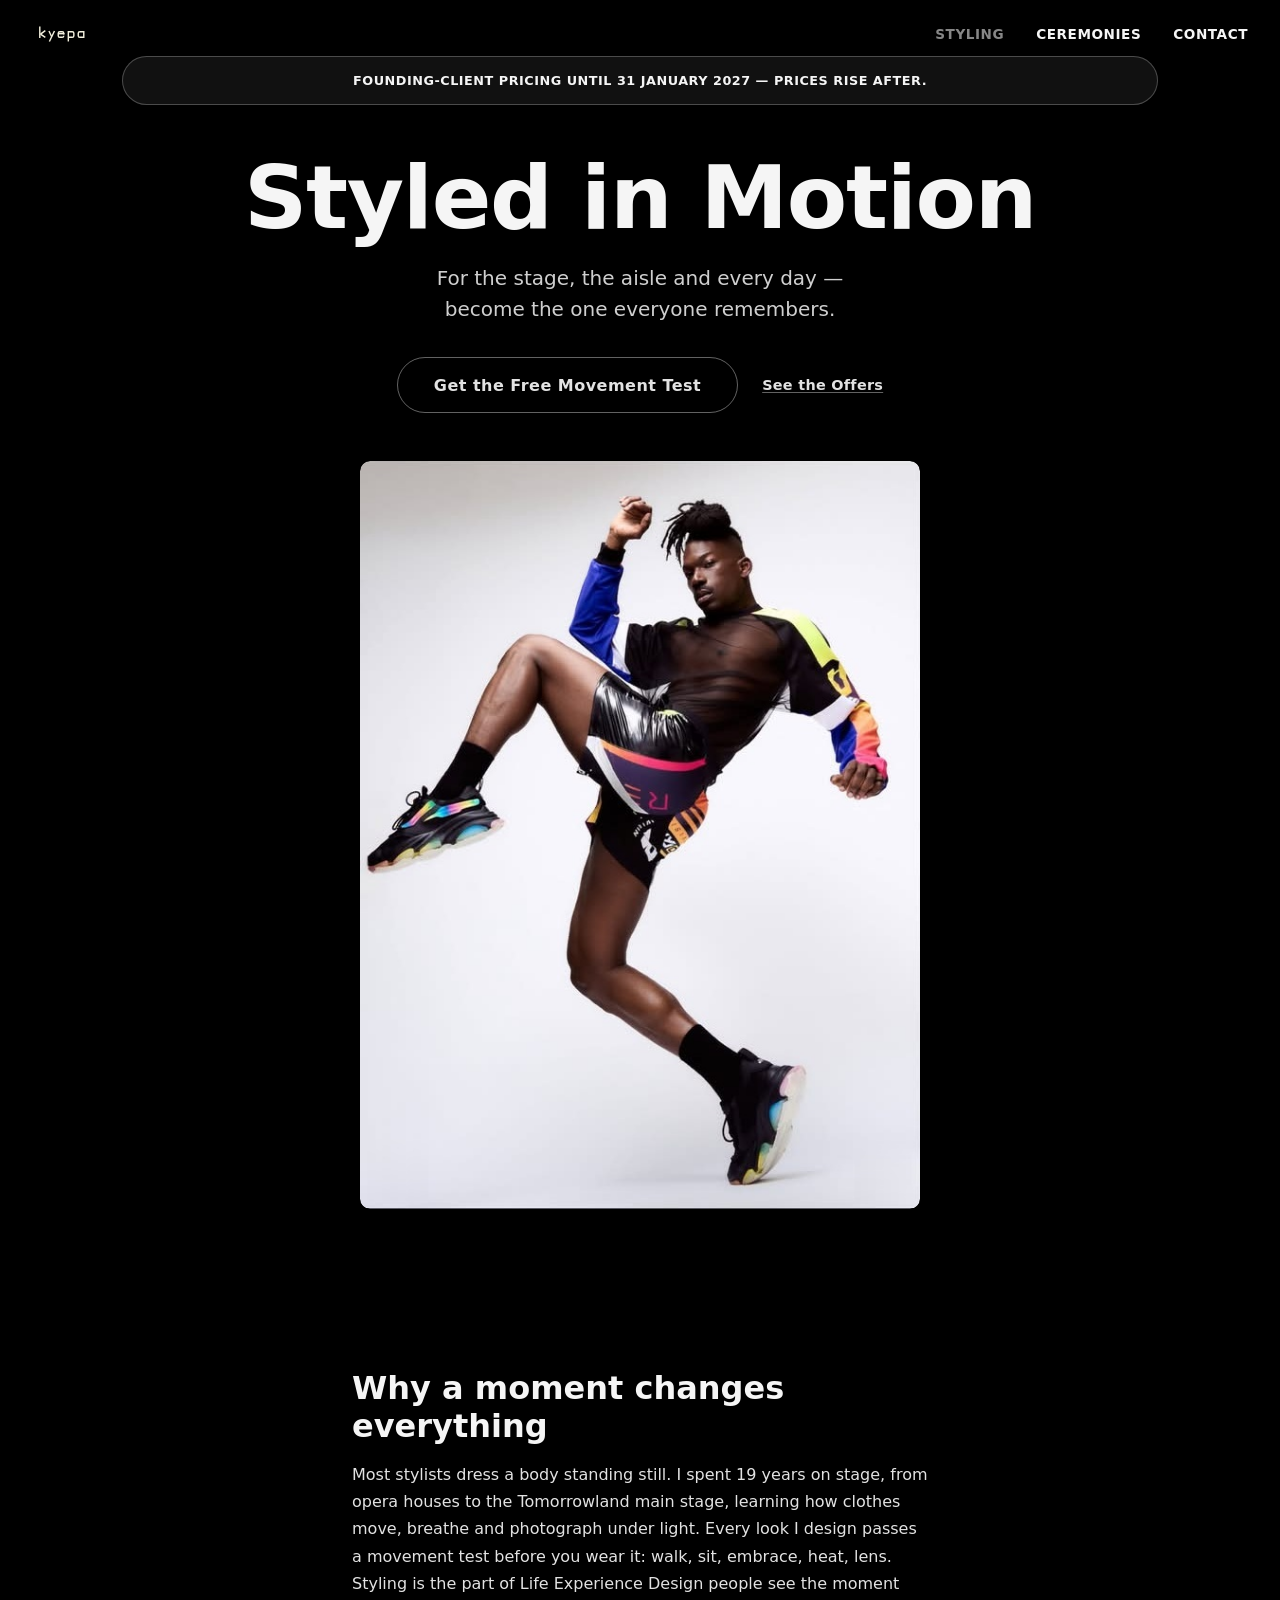
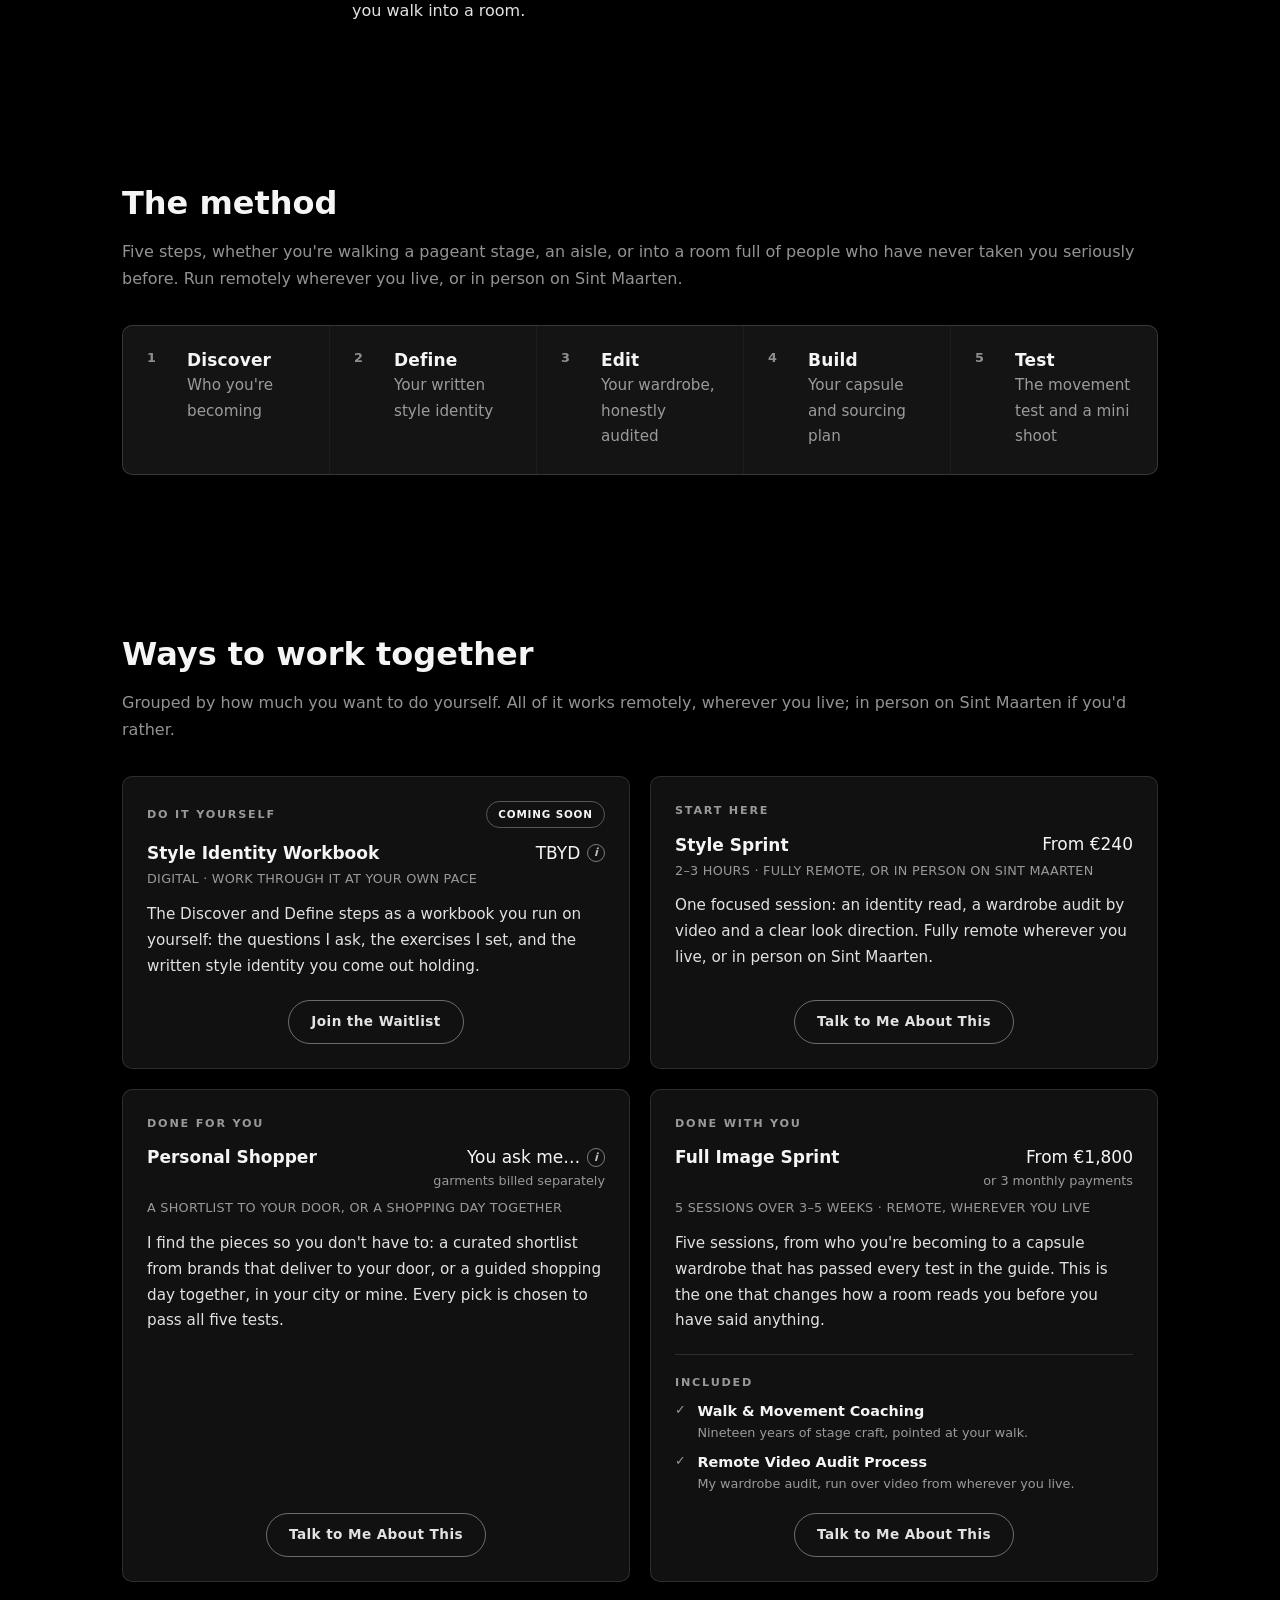
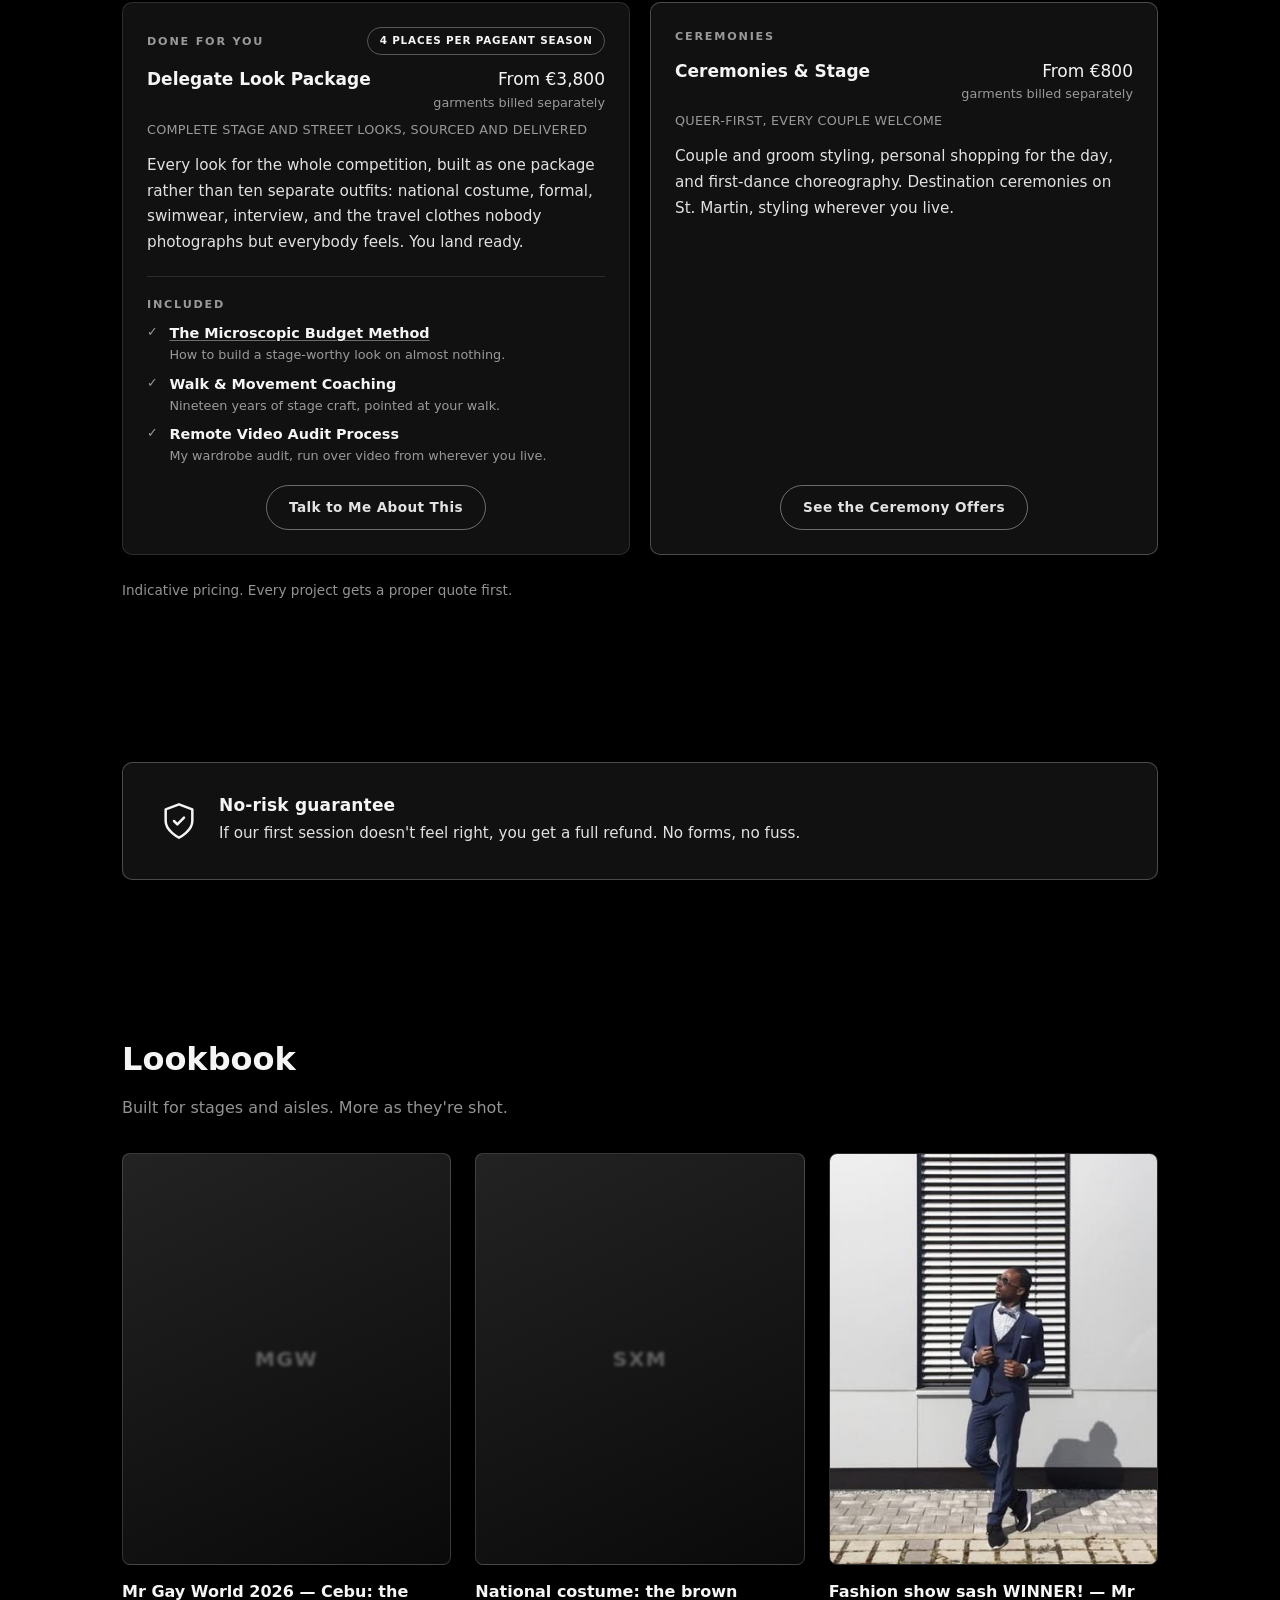
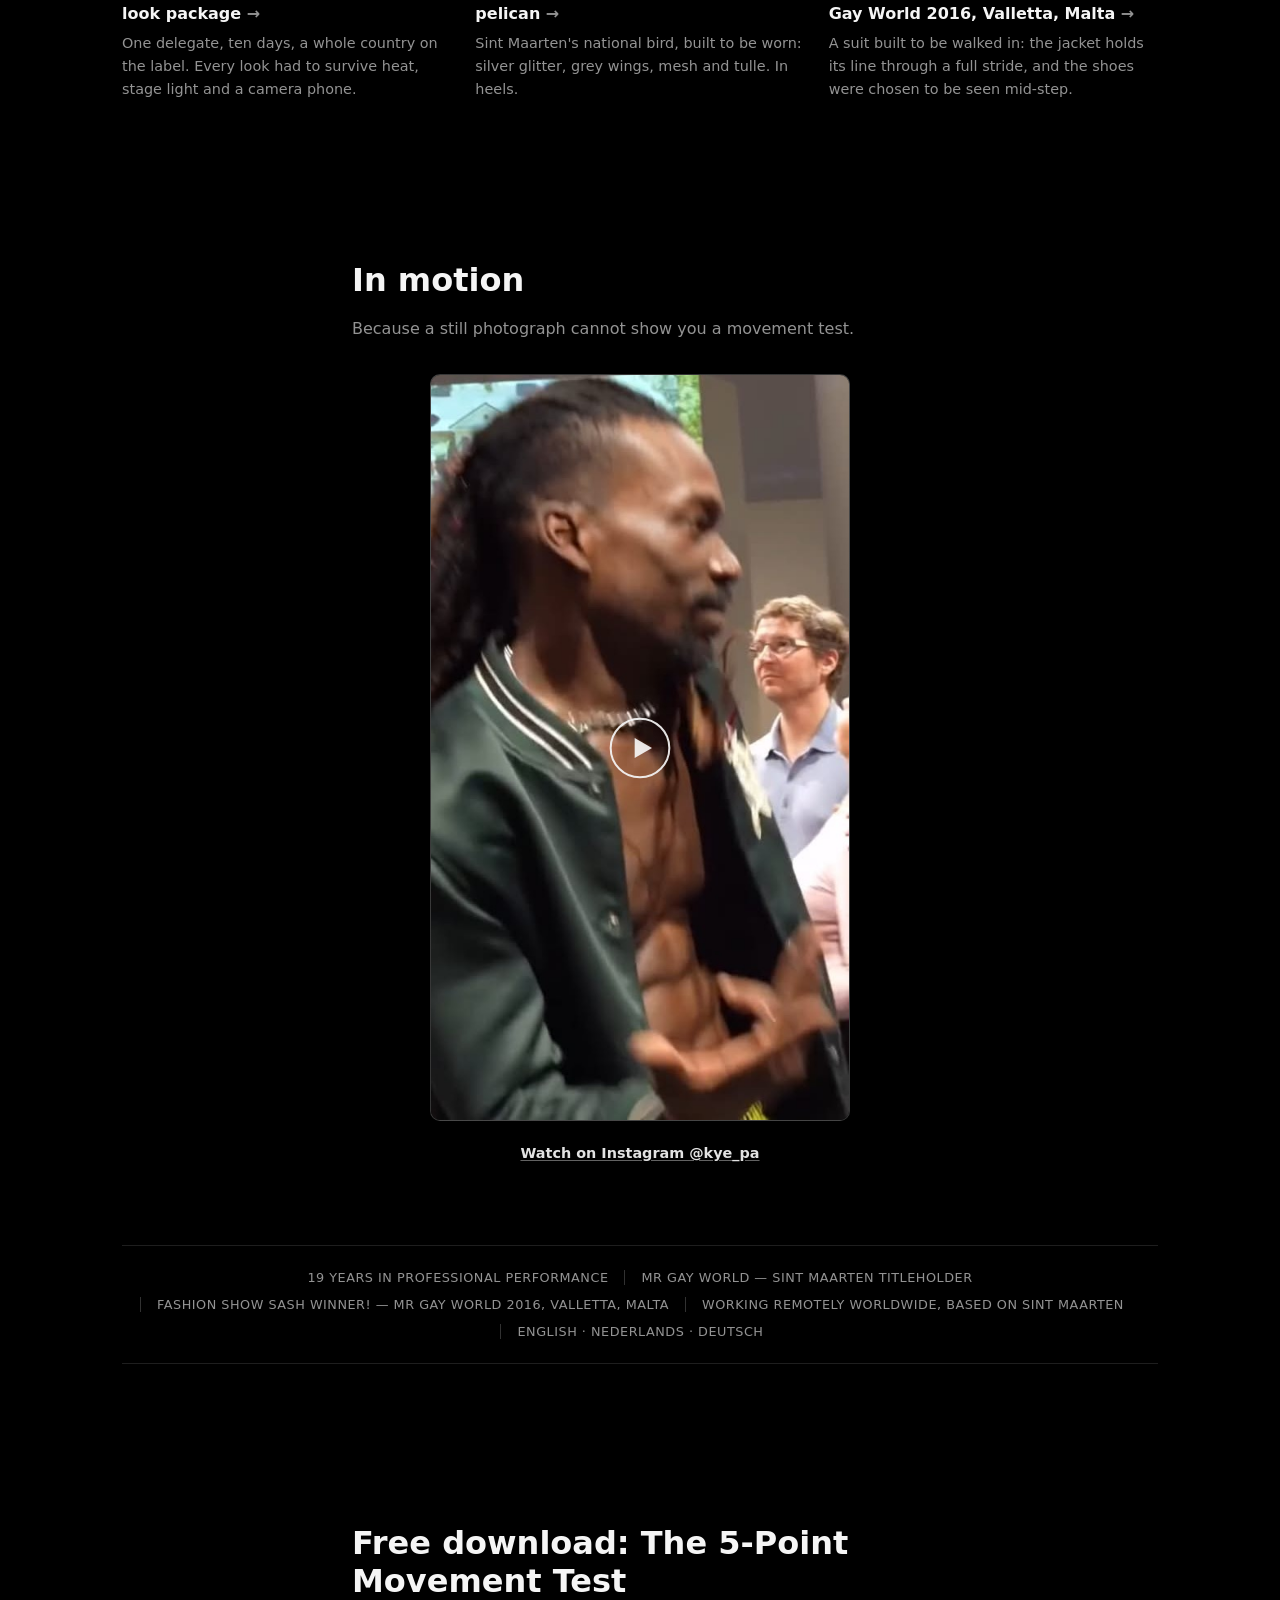
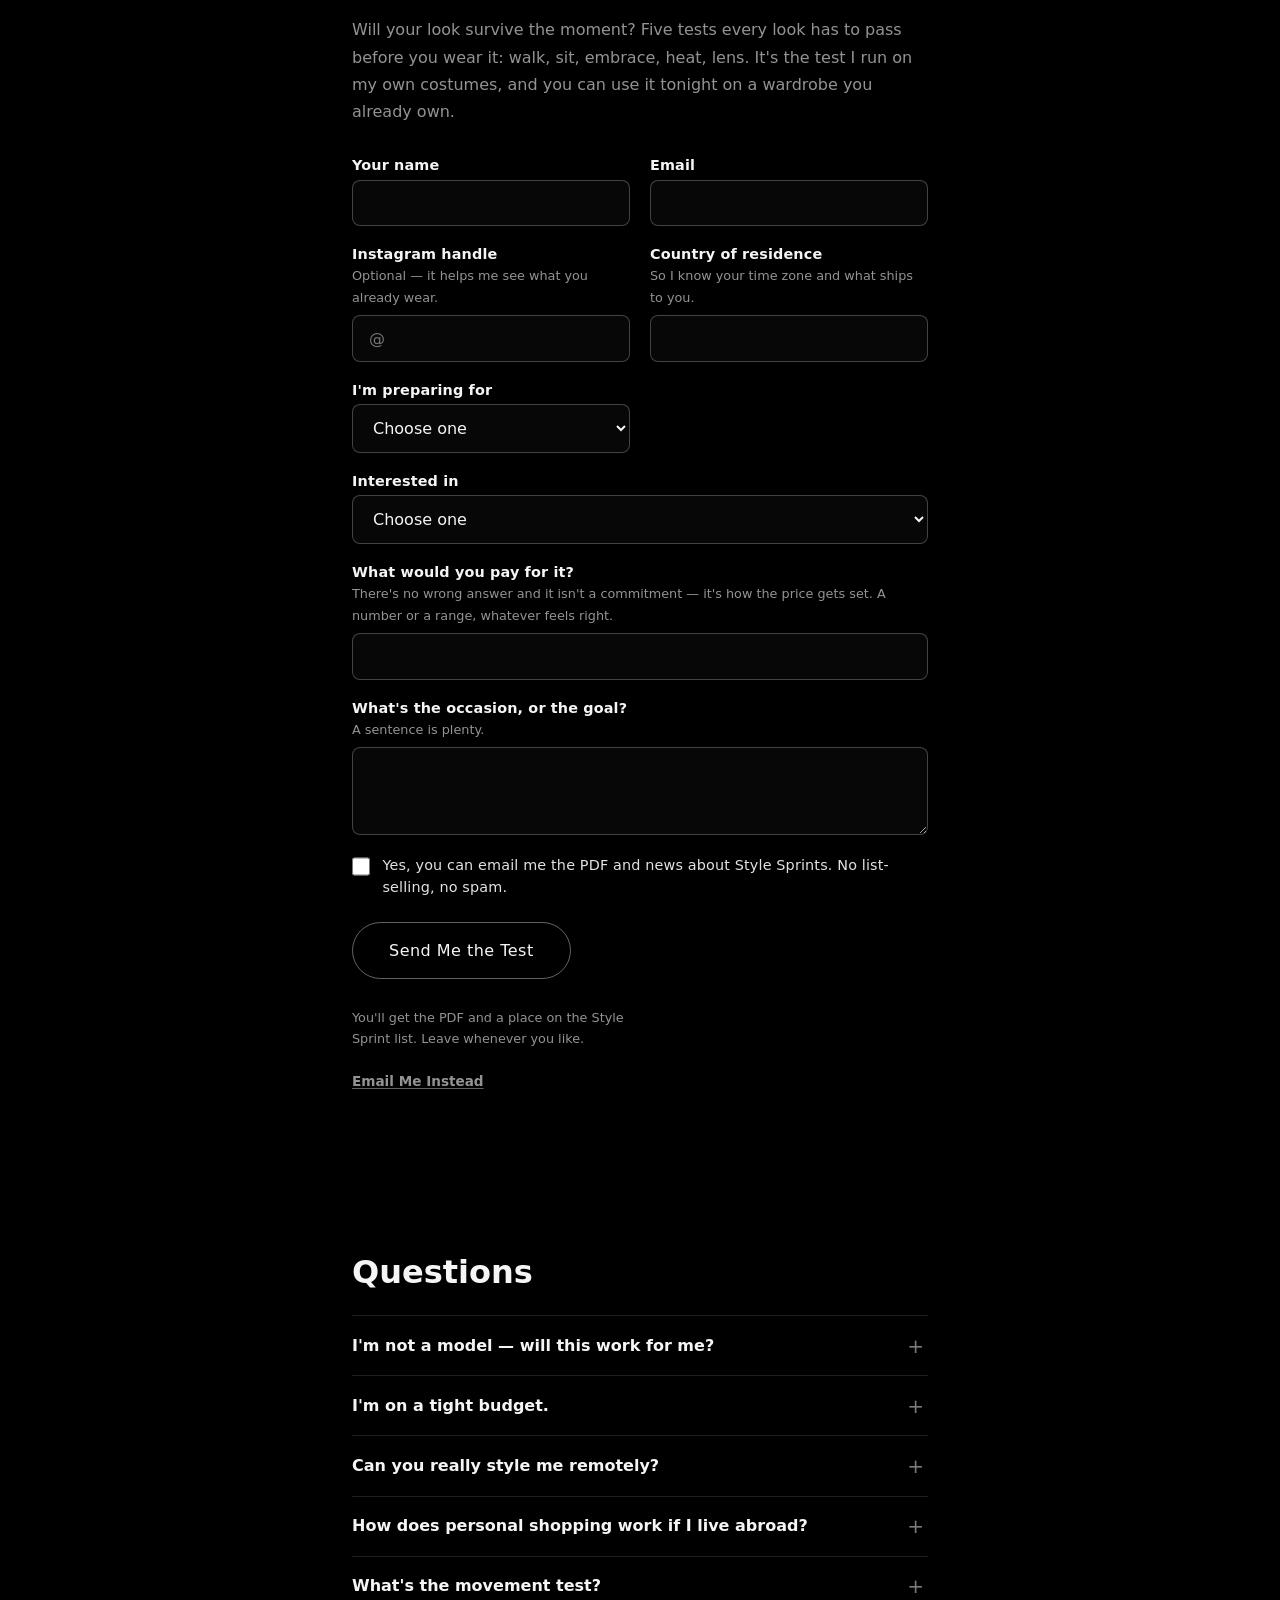
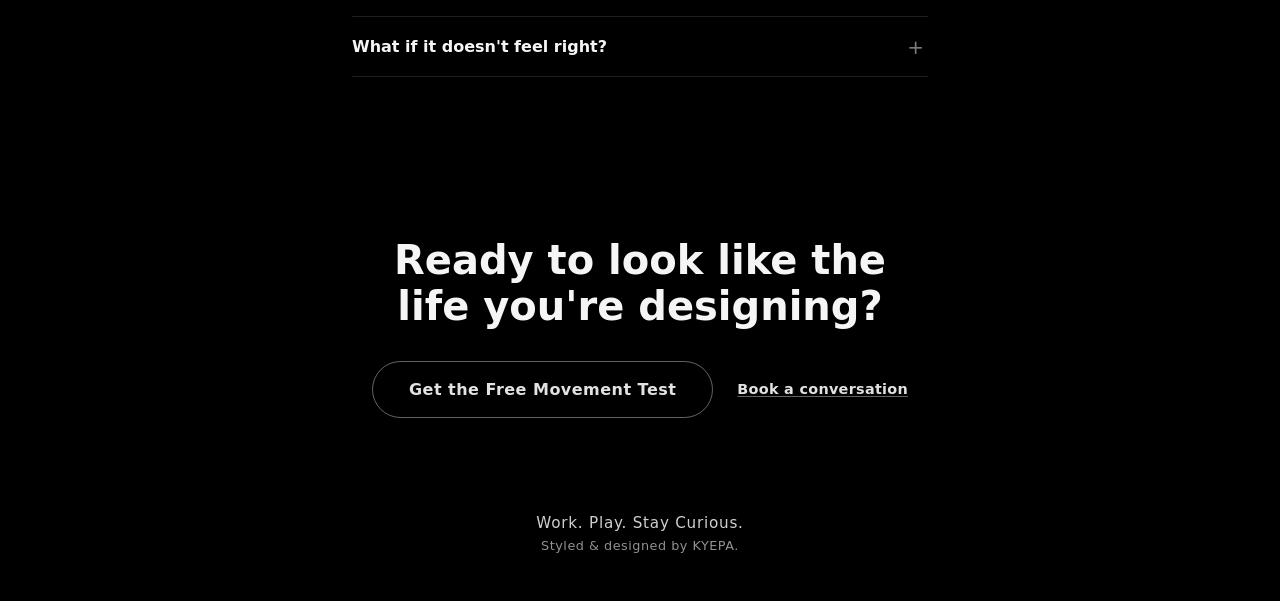
<file: styling/index.html>
<!DOCTYPE html>
<html lang="en">
<head>
  <meta charset="UTF-8">
  <meta name="viewport" content="width=device-width, initial-scale=1.0">

  <!-- ======================================================================
       The page's own meta tags. These three lines are the only copy on this
       page that does NOT live in styling.config.js — a search engine has to
       read them without running JavaScript. Edit them here.
       ====================================================================== -->
  <title>Styling Consultations — Styled in Motion | Kyepa</title>
  <meta name="description" content="Styling, personal shopping and wedding styling for the stage, the aisle and every day. Remote wherever you live, or in person on Sint Maarten. Every look passes a five-point movement test before you wear it.">
  <link rel="canonical" href="https://kyepa.com/styling/">

  <!-- Open Graph / Twitter: what WhatsApp, Instagram and iMessage read when
       this page is shared. Absolute URLs are required here.
       TODO(Kyle): /assets/styling/og.jpg does not exist yet. Until you add
       it, shared links preview without an image — the text still works. -->
  <meta property="og:type" content="website">
  <meta property="og:site_name" content="Kyepa">
  <meta property="og:url" content="https://kyepa.com/styling/">
  <meta property="og:title" content="Styled in Motion — become the one everyone remembers">
  <meta property="og:description" content="For the stage, the aisle and every day. Every look passes a movement test before you wear it: walk, sit, embrace, heat, lens.">
  <meta property="og:image" content="https://kyepa.com/assets/styling/og.jpg">
  <meta property="og:image:width" content="1200">
  <meta property="og:image:height" content="630">
  <meta property="og:image:alt" content="Styled in Motion — styling consultations with Kyepa">
  <meta name="twitter:card" content="summary_large_image">
  <meta name="twitter:title" content="Styled in Motion — become the one everyone remembers">
  <meta name="twitter:description" content="Styling, personal shopping and wedding styling. Every look passes a movement test before you wear it.">
  <meta name="twitter:image" content="https://kyepa.com/assets/styling/og.jpg">

  <link rel="icon" href="../logo.svg" type="image/svg+xml">

  <!-- The main site's stylesheet first, then this page's additions on top.
       Same palette, same type scale, same components — no new fonts. -->
  <link rel="stylesheet" href="../style.css">
  <link rel="stylesheet" href="styling.css">
</head>
<body class="styling-page">

  <!-- Same fixed video background and scroll-driven blur as the homepage, so
       the two pages feel like one site. Decorative only. -->
  <video class="bg-video bg-video-a is-active" src="../background.mov" autoplay muted loop playsinline aria-hidden="true"></video>
  <div class="blur-layer" aria-hidden="true"></div>

  <a class="skip-link" href="#styling-main">Skip to content</a>

  <!-- Site navigation. Lives outside <header> on the homepage so clicks
       never reach the hero's own button; kept identical here. -->
  <nav class="site-nav" aria-label="Main">
    <a class="site-nav-brand" href="../index.html">
      <img src="../logo.svg" alt="Kyepa — home" width="368" height="151">
    </a>
    <ul class="site-nav-list">
      <li><a href="index.html" aria-current="page">Styling</a></li>
      <li><a href="../weddings/index.html">Ceremonies</a></li>
      <li><a href="mailto:info@kyepa.com">Contact</a></li>
    </ul>
  </nav>

  <main class="content styling-content" id="styling-main">

    <!-- Every section below is rendered from styling.config.js by
         styling.js (client quotes come from styling.testimonials.js).
         The order here is the order on the page. A section whose data is
         empty or switched off renders nothing and leaves no gap. -->
    <div id="styling-banner"></div>
    <div id="styling-hero"></div>
    <div id="styling-idea"></div>
    <div id="styling-method"></div>
    <div id="styling-offers"></div>
    <div id="styling-guarantee"></div>
    <div id="styling-portfolio"></div>
    <div id="styling-results"></div>
    <div id="styling-reel"></div>
    <div id="styling-credentials"></div>
    <div id="styling-waitlist"></div>
    <div id="styling-faq"></div>
    <div id="styling-closing"></div>

    <noscript>
      <!-- Everything essential with no JavaScript: real text, real prices,
           a real way to reach me. -->
      <section class="styling-noscript">
        <h1>Styled in Motion</h1>
        <p>
          For the stage, the aisle and every day — become the one everyone
          remembers.
        </p>
        <p>
          Most stylists dress a body standing still. I spent 19 years on
          stage, from opera houses to the Tomorrowland main stage, learning
          how clothes move, breathe and photograph under light. Every look I
          design passes a movement test before you wear it: walk, sit,
          embrace, heat, lens.
        </p>
        <h2>Ways to work together</h2>
        <ul>
          <li><strong>Style Identity Workbook</strong> — digital, coming soon. Price to be confirmed</li>
          <li><strong>Style Sprint</strong> — 2–3 hours, fully remote or in person on Sint Maarten. From €240</li>
          <li><strong>Personal Shopper</strong> — a curated shortlist to your door, or a shopping day together. Ask me</li>
          <li><strong>Full Image Sprint</strong> — 5 sessions over 3–5 weeks. From €1,800, or 3 monthly payments</li>
          <li><strong>Ceremonies &amp; Stage</strong> — queer couples first, every couple welcome. From €800, garments billed separately</li>
          <li><strong>Delegate Look Package</strong> — complete stage and street looks, sourced and delivered. Four places per pageant season. From €3,800, garments billed separately</li>
        </ul>
        <p>Indicative pricing. Every project gets a proper quote first.</p>
        <p>
          If our first session doesn't feel right, you get a full refund.
          No forms, no fuss.
        </p>
        <p>
          <a class="contact-button" href="../assets/styling/KYEPA_5-Point_Movement_Test.pdf" download>Get the Free Movement Test</a>
        </p>
        <p>
          <a href="https://www.instagram.com/kye_pa" target="_blank" rel="noopener">@kye_pa</a> ·
          <a href="mailto:info@kyepa.com">info@kyepa.com</a> ·
          <a href="../index.html">kyepa.com</a>
        </p>
      </section>
    </noscript>

  </main>

  <footer class="site-footer">
    <p>Work. Play. Stay Curious.</p>
    <p class="site-footer-credit">Styled &amp; designed by KYEPA.</p>
  </footer>

  <!-- Both deferred: deferred scripts run in document order, so the config
       is always in place before the renderer boots.

       The homepage's script.js is deliberately NOT loaded here: it hands the
       background over to a second video at 67% scroll, and this page only
       carries the one (the lighter of the two — most visitors arrive from
       Instagram on mobile). styling.js sets --progress itself instead.
       The GREENLIT campaign pop-up is also left off — see styling/README.md. -->
  <script src="styling.config.js" defer></script>
  <script src="styling.testimonials.js" defer></script>
  <script src="styling.js" defer></script>
</body>
</html>
</file>
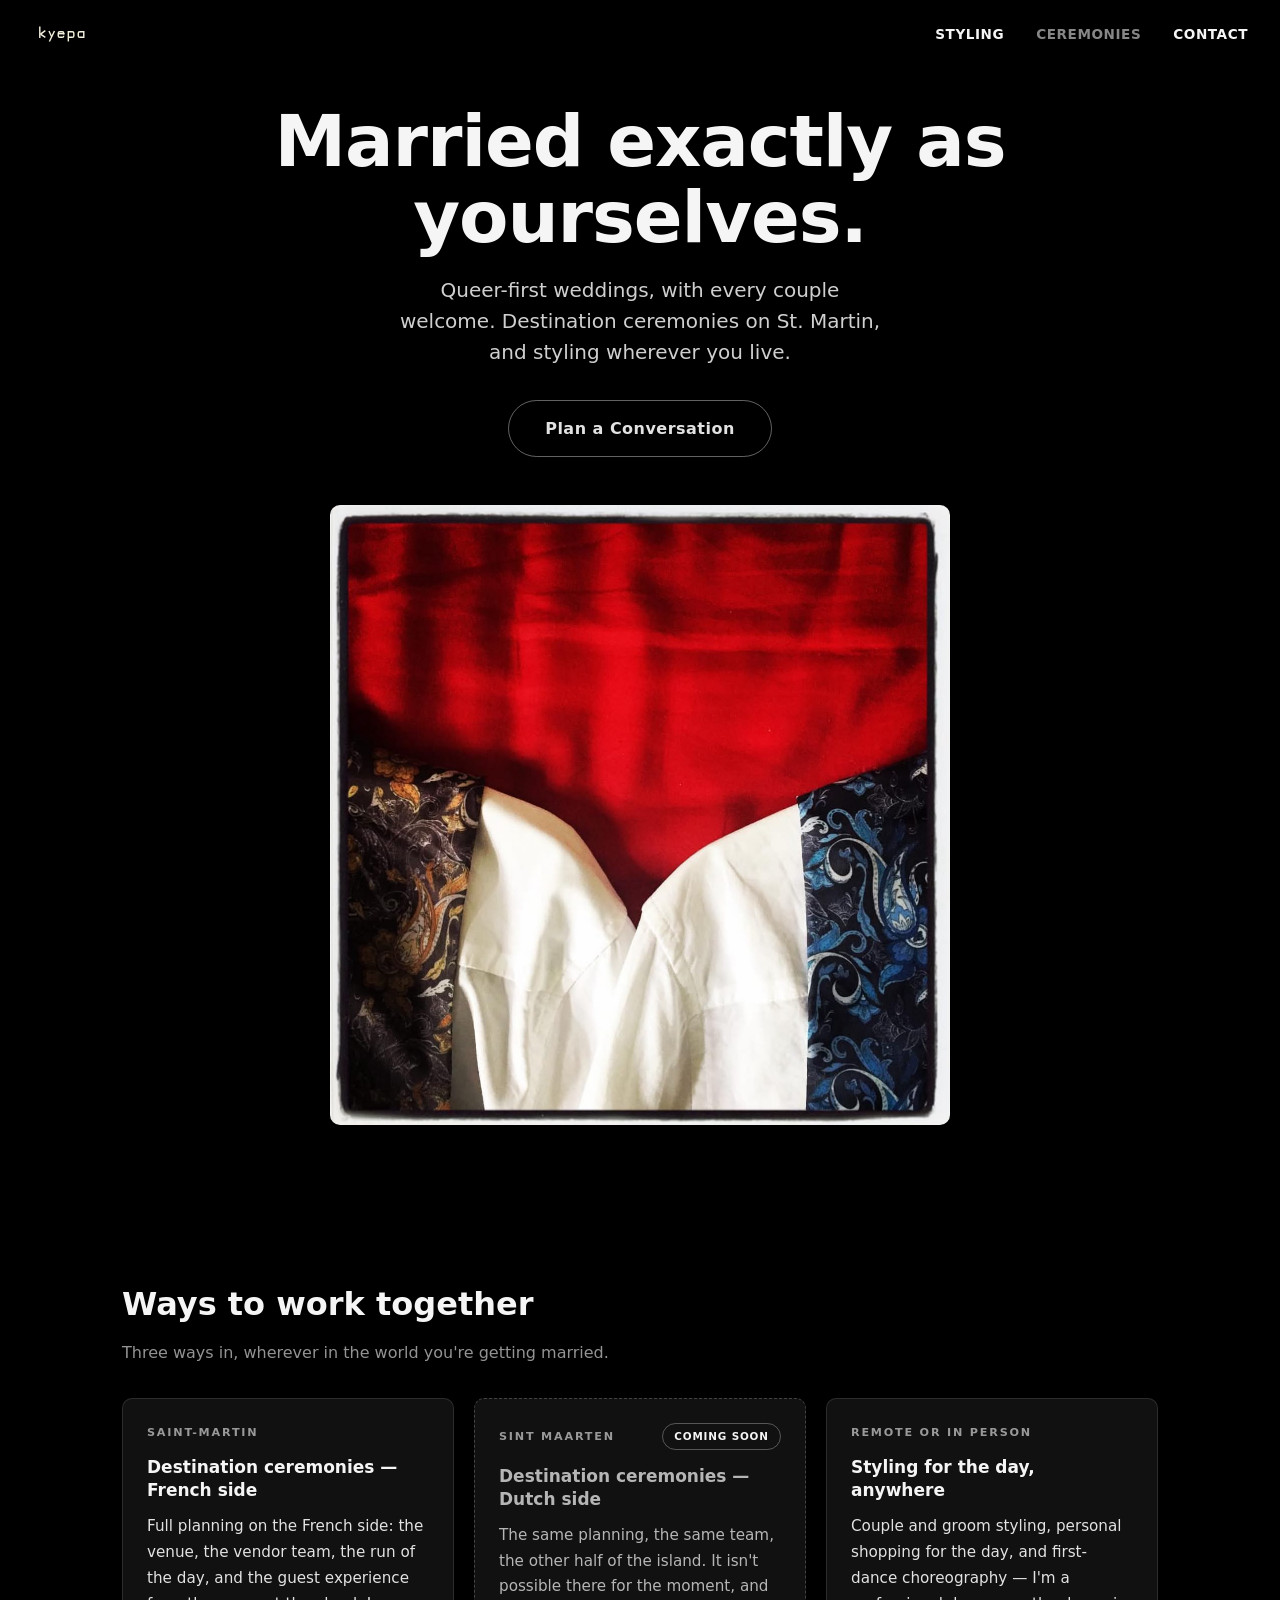
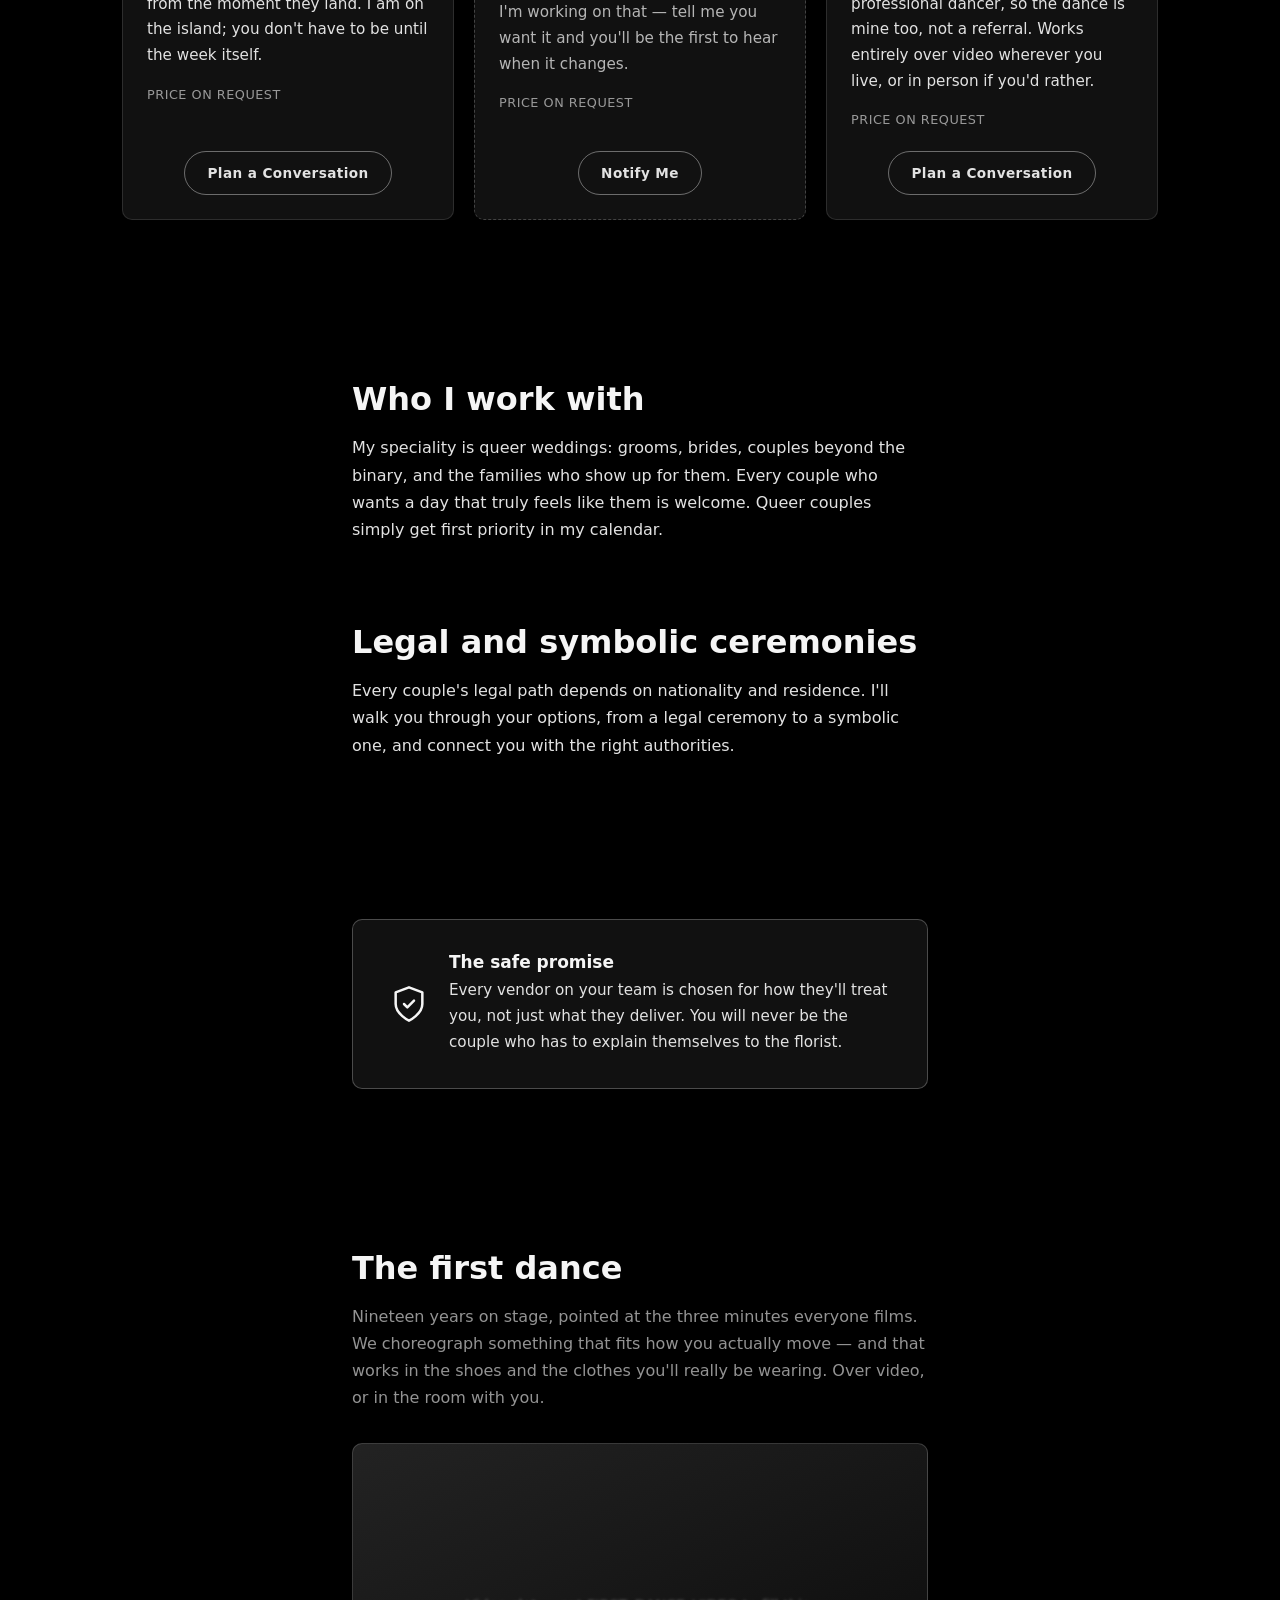
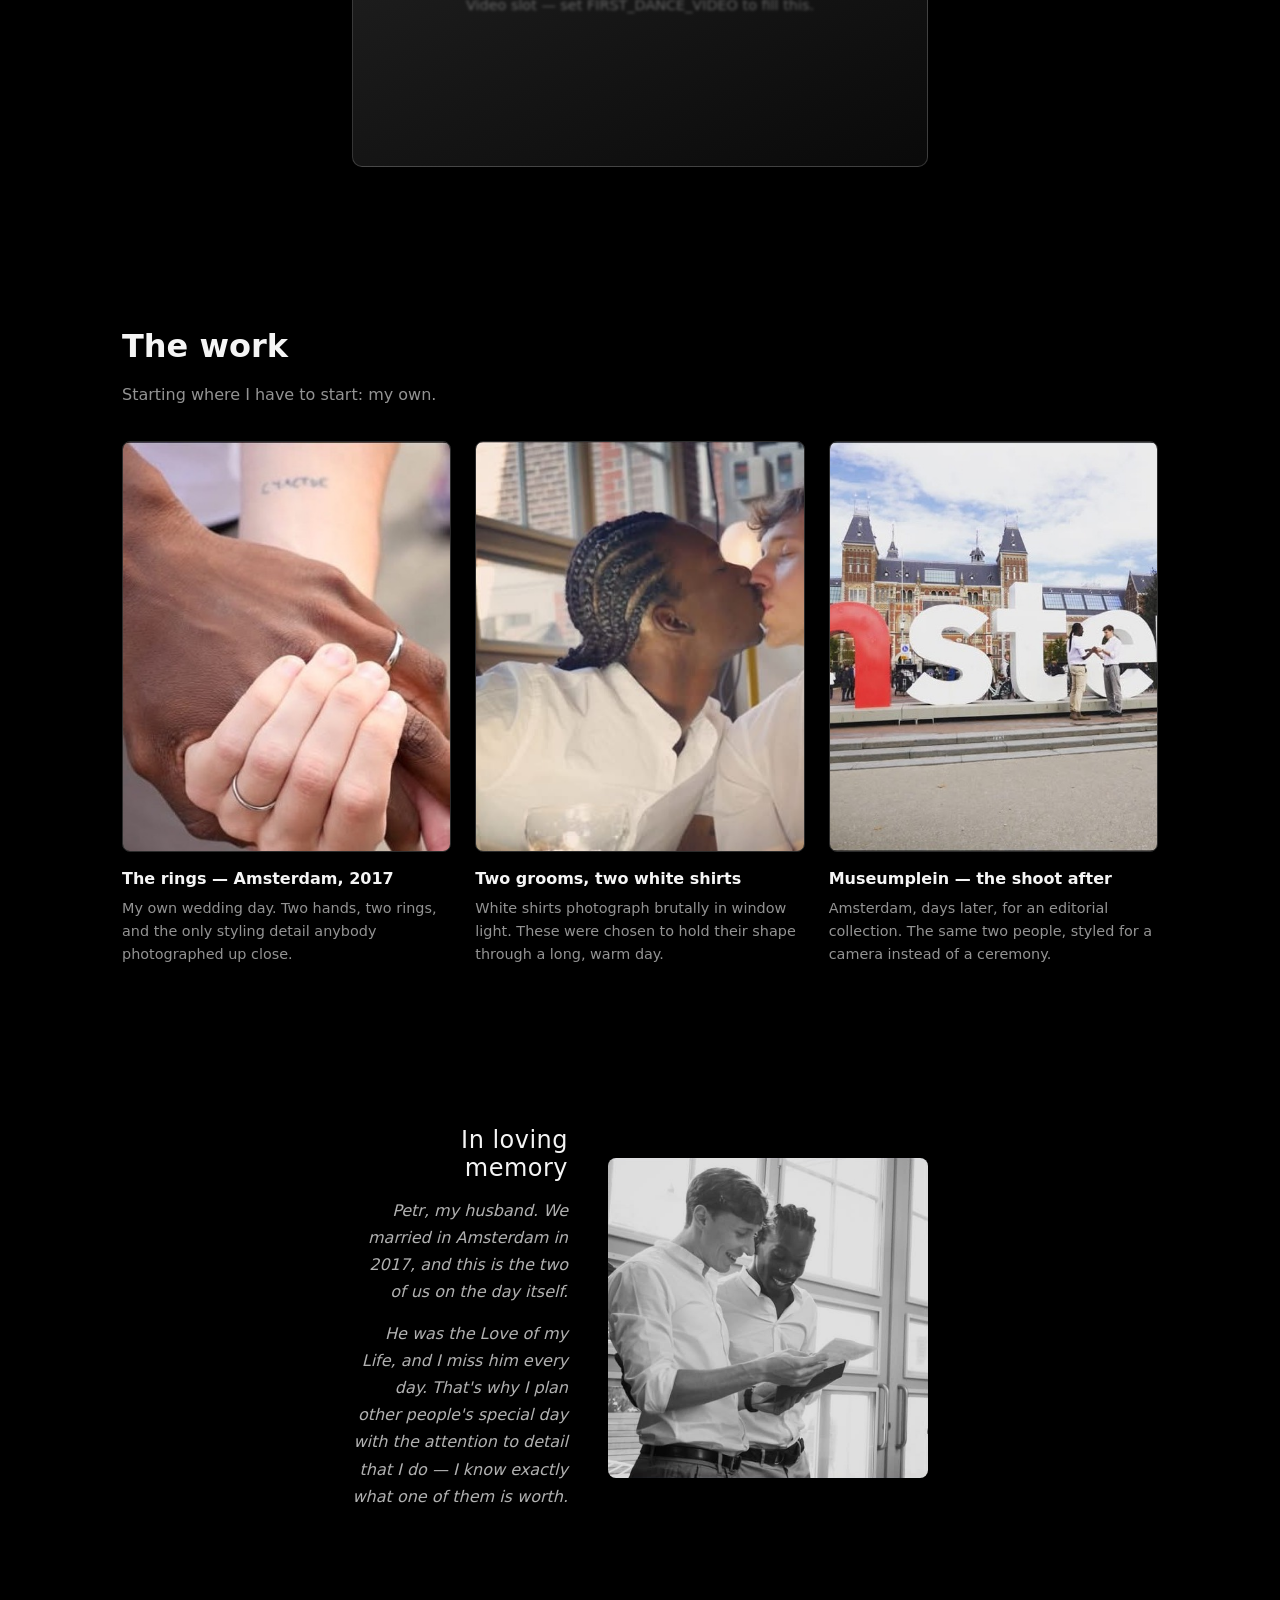
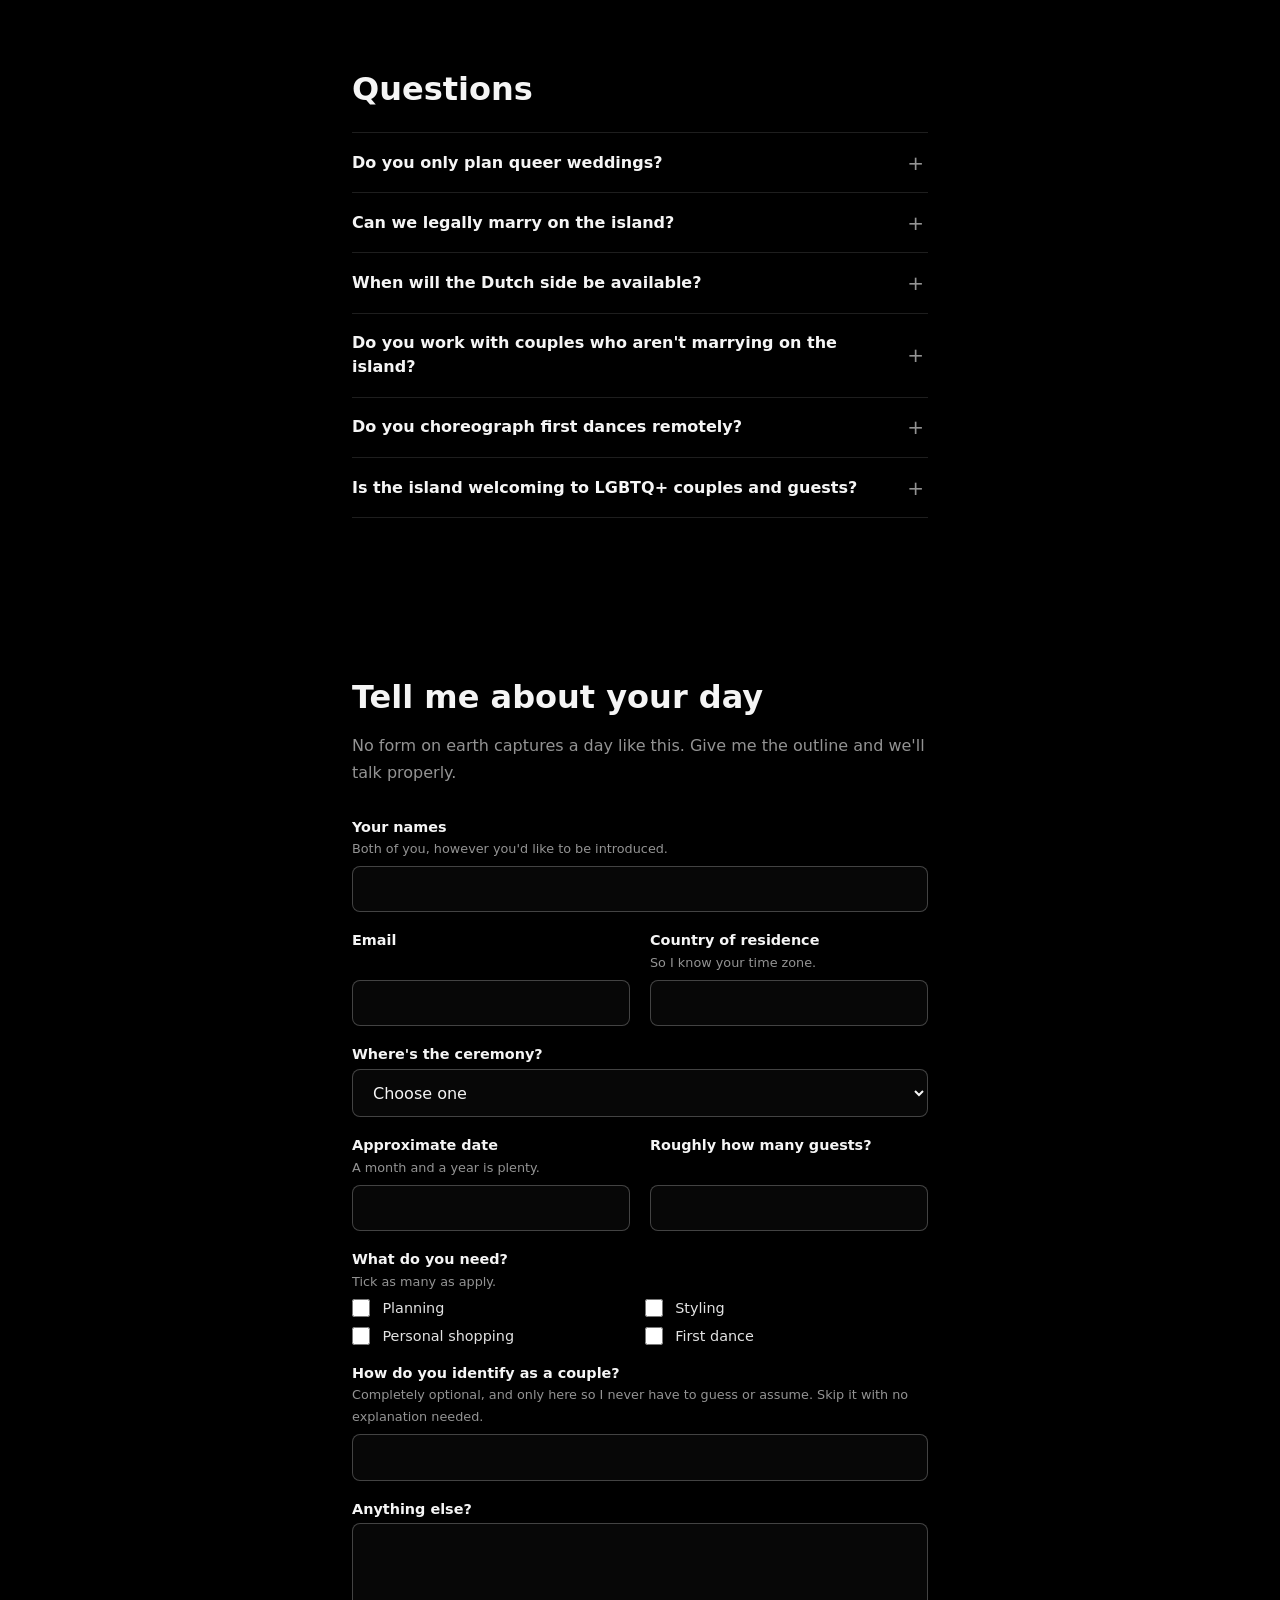
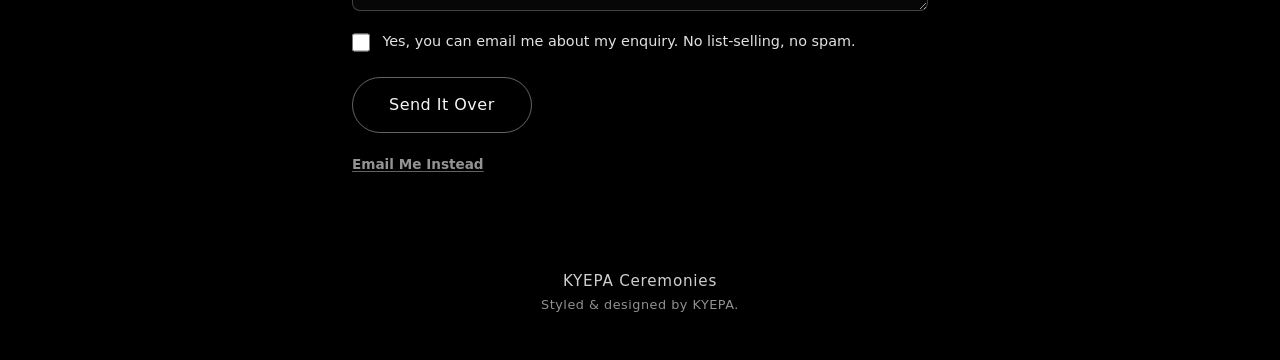
<file: weddings/index.html>
<!DOCTYPE html>
<html lang="en">
<head>
  <meta charset="UTF-8">
  <meta name="viewport" content="width=device-width, initial-scale=1.0">

  <!-- ======================================================================
       The page's own meta tags. The only copy on this page that does NOT
       live in weddings.config.js — a search engine has to read these
       without running JavaScript. Edit them here.
       ====================================================================== -->
  <title>LGBTQ Wedding Planner, St. Martin — KYEPA Ceremonies</title>
  <meta name="description" content="A queer-led wedding planner on Saint-Martin. Gay destination ceremonies on St. Martin, plus styling, personal shopping and first-dance choreography wherever you live. Queer couples first, every couple welcome.">
  <link rel="canonical" href="https://kyepa.com/weddings/">

  <!-- Open Graph / Twitter: what WhatsApp, Instagram and iMessage read.
       Absolute URLs are required here.
       TODO(Kyle): /assets/weddings/og.jpg does not exist yet. Until it
       does, shared links preview without an image — the text still works. -->
  <meta property="og:type" content="website">
  <meta property="og:site_name" content="Kyepa">
  <meta property="og:url" content="https://kyepa.com/weddings/">
  <meta property="og:title" content="Married exactly as yourselves.">
  <meta property="og:description" content="Queer-first weddings, with every couple welcome. Destination ceremonies on St. Martin, and styling wherever you live.">
  <meta property="og:image" content="https://kyepa.com/assets/weddings/og.jpg">
  <meta property="og:image:width" content="1200">
  <meta property="og:image:height" content="630">
  <meta property="og:image:alt" content="KYEPA Ceremonies — queer-first weddings on St. Martin">
  <meta name="twitter:card" content="summary_large_image">
  <meta name="twitter:title" content="Married exactly as yourselves.">
  <meta name="twitter:description" content="An LGBTQ wedding planner on St. Martin. Queer couples first, every couple welcome.">
  <meta name="twitter:image" content="https://kyepa.com/assets/weddings/og.jpg">

  <link rel="icon" href="../logo.svg" type="image/svg+xml">

  <!-- The main site's stylesheet first, then this page's additions on top.
       Same palette, same type scale, same components — no new fonts. -->
  <link rel="stylesheet" href="../style.css">
  <link rel="stylesheet" href="weddings.css">
</head>
<body class="wed-page">

  <video class="bg-video bg-video-a is-active" src="../background.mov" autoplay muted loop playsinline aria-hidden="true"></video>
  <div class="blur-layer" aria-hidden="true"></div>

  <a class="skip-link" href="#wed-main">Skip to content</a>

  <nav class="site-nav" aria-label="Main">
    <a class="site-nav-brand" href="../index.html">
      <img src="../logo.svg" alt="Kyepa — home" width="368" height="151">
    </a>
    <ul class="site-nav-list">
      <li><a href="../styling/index.html">Styling</a></li>
      <li><a href="index.html" aria-current="page">Ceremonies</a></li>
      <li><a href="mailto:info@kyepa.com">Contact</a></li>
    </ul>
  </nav>

  <main class="content wed-content" id="wed-main">

    <!-- Rendered from weddings.config.js by weddings.js. The order here is
         the order on the page. A section whose data is empty or switched
         off renders nothing and leaves no gap. -->
    <div id="wed-banner"></div>
    <div id="wed-hero"></div>
    <div id="wed-ways-mount"></div>
    <div id="wed-who"></div>
    <div id="wed-legal"></div>
    <div id="wed-safe"></div>
    <div id="wed-dance"></div>
    <div id="wed-portfolio"></div>
    <div id="wed-memory"></div>
    <div id="wed-faq"></div>
    <div id="wed-enquiry-mount"></div>

    <noscript>
      <section class="wed-noscript">
        <h1>Married exactly as yourselves.</h1>
        <p>
          Queer-first weddings, with every couple welcome. Destination
          ceremonies on St. Martin, and styling wherever you live.
        </p>
        <h2>Ways to work together</h2>
        <ul>
          <li><strong>Destination ceremonies — French side (Saint-Martin)</strong>
              — planning, venues, vendor team, guest experience.</li>
          <li><strong>Destination ceremonies — Dutch side (Sint Maarten)</strong>
              — coming soon.</li>
          <li><strong>Styling for the day, anywhere</strong> — couple and groom
              styling, personal shopping, and first-dance choreography.
              Remote or in person.</li>
        </ul>
        <p>Price on request.</p>
        <p>
          My speciality is queer weddings: grooms, brides, couples beyond the
          binary, and the families who show up for them. Every couple who
          wants a day that truly feels like them is welcome.
        </p>
        <h2>In loving memory</h2>
        <p>
          Petr, my husband. We married in Amsterdam in 2017, and this is
          the two of us on the day itself.
        </p>
        <p>
          He was the Love of my Life, and I miss him every day. That's why
          I plan other people's special day with the attention to detail
          that I do — I know exactly what one of them is worth.
        </p>
        <p>
          <a class="contact-button" href="mailto:info@kyepa.com?subject=Ceremony%20enquiry">Plan a Conversation</a>
        </p>
        <p>
          <a href="https://www.instagram.com/kye_pa" target="_blank" rel="noopener">@kye_pa</a> ·
          <a href="mailto:info@kyepa.com">info@kyepa.com</a> ·
          <a href="../index.html">kyepa.com</a>
        </p>
      </section>
    </noscript>

  </main>

  <footer class="site-footer">
    <p data-wed-brand>KYEPA Ceremonies</p>
    <p class="site-footer-credit">Styled &amp; designed by KYEPA.</p>
  </footer>

  <!-- Both deferred: deferred scripts run in document order, so the config
       is always in place before the renderer boots. -->
  <script src="weddings.config.js" defer></script>
  <script src="weddings.js" defer></script>
</body>
</html>
</file>
<file: style.css>
* {
  margin: 0;
  padding: 0;
  box-sizing: border-box;
}

html {
  scroll-behavior: smooth;
}

body {
  font-family: system-ui, sans-serif;
  color: #f5f5f5;
  background: #000;
}

/* Fixed video background, sits behind the whole site */
.bg-video {
  position: fixed;
  inset: 0;
  width: 100%;
  height: 100%;
  object-fit: cover;
  z-index: -2;
  opacity: 0;
  transition: opacity 0.4s ease;
}

.bg-video.is-active {
  opacity: 1;
}

/* Frosted layer that crawls up over the video as the page scrolls */
.blur-layer {
  position: fixed;
  inset: 0;
  z-index: -1;
  background: transparent;
  backdrop-filter: blur(8px);
  -webkit-backdrop-filter: blur(8px);
  clip-path: inset(calc((1 - var(--progress, 0)) * 100%) 0 0 0);
  -webkit-clip-path: inset(calc((1 - var(--progress, 0)) * 100%) 0 0 0);
}

/* Splash section — also the trigger for jumping to the Offers modal */
.hero {
  position: relative;
  height: 100vh;
  display: flex;
  flex-direction: column;
  align-items: center;
  justify-content: center;
  text-align: center;
  padding: 2rem;
  overflow: hidden;
  cursor: pointer;
}

.hero:focus-visible {
  outline: 2px solid rgba(245, 245, 245, 0.6);
  outline-offset: -4px;
}

.hero-copy {
  transform: translateY(calc(var(--progress, 0) * -12vh));
  opacity: calc(1 - var(--progress, 0));
}

.hero-logo {
  display: block;
  width: min(1760px, 85vw);
  height: auto;
  margin: 0 auto 1.5rem;
  opacity: 0;
  animation: fadeIn 1s ease forwards;
}

.line {
  opacity: 0;
  animation: fadeIn 1s ease forwards;
}

.line-1 {
  font-size: clamp(1.8rem, 4.8vw, 3.2rem);
  font-weight: 600;
  letter-spacing: 0.01em;
  animation-delay: 0s;
}

.line-2 {
  margin-top: 0.75rem;
  font-size: clamp(1.5rem, 4vw, 2.5rem);
  font-weight: 400;
  animation-delay: 3s;
}

.line-3 {
  margin-top: 0.5rem;
  font-size: clamp(1rem, 2.5vw, 1.5rem);
  font-weight: 300;
  color: #cfcfcf;
  animation-delay: 4s;
}

@keyframes fadeIn {
  from { opacity: 0; }
  to { opacity: 1; }
}

.scroll-indicator {
  position: absolute;
  bottom: 2.5rem;
  left: 50%;
  color: #f5f5f5;
  opacity: 0;
  transform: translateX(-50%);
  animation:
    fadeIn 1s ease 5s forwards,
    pulse 2.2s ease-in-out 6s infinite;
}

@keyframes pulse {
  0%, 100% { transform: translate(-50%, 0); opacity: 1; }
  50% { transform: translate(-50%, 10px); opacity: 0.55; }
}

/* Scrolling content */
.content {
  position: relative;
  z-index: 1;
}

.content section {
  max-width: 640px;
  margin: 0 auto;
  padding: 6rem 1.5rem;
}

.content h2 {
  font-size: clamp(1.5rem, 3vw, 2rem);
  font-weight: 600;
  margin-bottom: 1rem;
}

.content p {
  line-height: 1.7;
  color: #e2e2e2;
}

.text-italic {
  font-style: italic;
}

.content a {
  color: inherit;
  font-weight: 600;
  text-decoration-color: rgba(245, 245, 245, 0.4);
  text-underline-offset: 0.15em;
}

.content a:hover,
.content a:focus-visible {
  text-decoration-color: currentColor;
}

.cta-line {
  text-align: center;
}

.inline-link-button {
  background: none;
  border: none;
  padding: 0;
  margin: 0;
  font: inherit;
  color: inherit;
  text-align: center;
  cursor: pointer;
  text-decoration: underline;
  text-decoration-color: rgba(245, 245, 245, 0.4);
  text-underline-offset: 0.15em;
  transition: text-decoration-color 0.2s ease;
}

.inline-link-button:hover,
.inline-link-button:focus-visible {
  text-decoration-color: currentColor;
}

/* Club Athleten hover plate: reveals on hovering/focusing the link itself,
   which still clicks straight through to their site. Blurred, but kept
   colorless (grayscale) rather than tinted like the modals. */
.plate-trigger {
  position: relative;
}

.hover-plate {
  position: absolute;
  top: 100%;
  left: 0;
  transform: translateY(4px);
  margin-top: 0.5rem;
  width: min(420px, 85vw);
  padding: 1.25rem 1.5rem;
  border-radius: 10px;
  border: 1px solid rgba(245, 245, 245, 0.12);
  background: rgba(20, 20, 20, 0.88);
  backdrop-filter: blur(16px);
  -webkit-backdrop-filter: blur(16px);
  color: #f5f5f5;
  font-size: 0.9rem;
  font-weight: 400;
  font-style: normal;
  line-height: 1.6;
  text-align: left;
  opacity: 0;
  visibility: hidden;
  pointer-events: none;
  transition: opacity 0.2s ease, transform 0.2s ease;
  z-index: 5;
}

.plate-trigger:hover .hover-plate,
.plate-trigger:focus-within .hover-plate {
  opacity: 1;
  visibility: visible;
  transform: translateY(0);
  pointer-events: auto;
}

/* Techno Reclamation reveal modal */
.modal {
  position: fixed;
  top: 50%;
  left: 50%;
  transform: translate(-50%, -50%);
  margin: 0;
  border: none;
  border-radius: 12px;
  padding: 0;
  width: min(640px, 90vw);
  max-height: 80vh;
  background: rgba(17, 26, 19, 0.88);
  color: #f5f5f5;
}

.modal::backdrop {
  background: transparent;
  backdrop-filter: blur(4px);
  -webkit-backdrop-filter: blur(4px);
}

/* Belle Histoire: neutral tile, not the default green */
#movement-modal {
  background: rgba(23, 24, 28, 0.88);
}

.modal-content {
  position: relative;
  padding: 2.5rem 2rem 2rem;
  overflow-y: auto;
  max-height: 80vh;
}

.modal-title {
  font-size: clamp(1.5rem, 4vw, 2rem);
  font-weight: 600;
  letter-spacing: 0.01em;
  margin-bottom: 1.25rem;
}

.modal-content p {
  line-height: 1.7;
  color: #e2e2e2;
}

.modal-content p + p {
  margin-top: 1.25rem;
}

.modal-close {
  position: absolute;
  top: 0.75rem;
  right: 0.75rem;
  width: 2rem;
  height: 2rem;
  border: none;
  border-radius: 50%;
  background: rgba(245, 245, 245, 0.1);
  color: #f5f5f5;
  font-size: 1.25rem;
  line-height: 1;
  cursor: pointer;
  transition: background-color 0.2s ease;
}

.modal-close:hover,
.modal-close:focus-visible {
  background: rgba(245, 245, 245, 0.25);
}

/* Two Books reveal modal — same shape as Techno Reclamation, maroon plate.
   Dialog itself goes transparent so only the content div's translucent
   maroon shows, instead of stacking two semi-transparent layers. */
.modal--maroon {
  background: transparent;
}

.modal--maroon .modal-content {
  background: rgba(46, 17, 22, 0.88);
}

.book-panels {
  display: flex;
  justify-content: center;
  gap: 1.75rem 1.5rem;
  flex-wrap: wrap;
}

.book-panel {
  flex: 1 1 240px;
  display: flex;
  align-items: flex-start;
  gap: 1rem;
}

.book-cover {
  flex: 0 0 64px;
  width: 64px;
  aspect-ratio: 2 / 3;
  border-radius: 4px;
  background: rgba(245, 245, 245, 0.1);
  border: 1px solid rgba(245, 245, 245, 0.2);
  display: block;
  object-fit: cover;
}

.book-text {
  flex: 1;
  min-width: 0;
}

.book-title {
  font-size: 1rem;
  font-weight: 600;
}

.book-title span {
  display: block;
  font-size: 0.8rem;
  font-weight: 400;
  color: rgba(245, 245, 245, 0.6);
  margin-top: 0.2rem;
}

.book-text p {
  margin-top: 0.75rem;
}

/* Space out consecutive paragraphs within a section */
.content p + p {
  margin-top: 1.25rem;
}

.quote-attribution {
  display: block;
  margin-top: 0.35rem;
  font-size: 0.85rem;
  color: rgba(245, 245, 245, 0.6);
}

.pull-quote-right {
  text-align: right;
}

/* Haiku diagonal: shrink-wrapped to the middle line's own width, so the top
   line (right-aligned) hugs the middle line's right edge and the bottom
   line (left-aligned) hugs its left edge — a visual staircase continuing
   the diagonal from the right-aligned quote above down to the left-aligned
   paragraph below. */
.haiku-diagonal {
  display: block;
  width: max-content;
  max-width: 100%;
  margin: 0 auto;
}

.haiku-line {
  display: block;
}

.haiku-line--top {
  text-align: right;
}

.haiku-line--bottom {
  text-align: left;
}

/* Testimonials strip — squared photo tiles, center pair full strength,
   outer pair fading out to round out the row */
.testimonials {
  display: flex;
  justify-content: center;
  align-items: center;
  gap: clamp(1rem, 3vw, 1.75rem);
  max-width: 1536px; /* 960px widened 60% so it breaks past the other sections' margins */
  margin: 0 auto;
  padding: 4rem 1.5rem;
  overflow-x: auto;
  perspective: 1400px;
}

.testimonial-tile {
  flex: 0 0 clamp(120px, 20vw, 200px);
  text-align: center;
  border-radius: 10px;
  transition: transform 0.3s ease, box-shadow 0.3s ease;
  box-shadow: 0 14px 28px rgba(0, 0, 0, 0.4), 0 3px 8px rgba(0, 0, 0, 0.3);
}

.testimonial-tile:nth-child(2),
.testimonial-tile:nth-child(3) {
  transform: translateZ(24px) scale(1.06);
  box-shadow: 0 24px 48px rgba(0, 0, 0, 0.5), 0 6px 14px rgba(0, 0, 0, 0.35);
}

.testimonial-tile.fade {
  opacity: 0.4;
}

.testimonial-tile.fade:first-child {
  transform: translateZ(-12px) rotateY(16deg) scale(0.9);
}

.testimonial-tile.fade:last-child {
  transform: translateZ(-12px) rotateY(-16deg) scale(0.9);
}

.testimonial-tile:hover {
  transform: translateZ(30px) scale(1.1);
  box-shadow: 0 28px 56px rgba(0, 0, 0, 0.55), 0 8px 16px rgba(0, 0, 0, 0.4);
  opacity: 1;
}

.testimonial-photo {
  width: 100%;
  aspect-ratio: 1 / 1;
  border-radius: 8px;
  background: linear-gradient(155deg, rgba(245, 245, 245, 0.14), rgba(245, 245, 245, 0.04));
  border: 1px solid rgba(245, 245, 245, 0.18);
  display: flex;
  align-items: center;
  justify-content: center;
  font-size: 1.5rem;
  font-weight: 600;
  letter-spacing: 0.05em;
  color: rgba(245, 245, 245, 0.6);
  margin-bottom: 1rem;
}

.testimonial-quote {
  font-size: 0.9rem;
  line-height: 1.6;
  font-style: italic;
  color: #e2e2e2;
}

.testimonial-name {
  margin-top: 0.5rem;
  font-size: 0.8rem;
  letter-spacing: 0.03em;
  color: #cfcfcf;
}

.testimonial-name span {
  color: rgba(207, 207, 207, 0.6);
}

/* Mid-page section breaks ("Movement is Life", "Always... Pocket") —
   echo the splash-copy treatment from the hero */
.section-break {
  max-width: 640px;
  margin: 0 auto;
  padding: 5rem 1.5rem 0;
  text-align: center;
}

.movement-portrait-wrap {
  position: relative;
  /* Font-size mirrors .section-break h2's clamp so the "ch" width below
     tracks the title's own text size across viewports, keeping it wide
     enough for "Movement is Life" to stay on one line. */
  font-size: clamp(1.75rem, 5vw, 3rem);
  width: min(100%, clamp(260px, 24ch, 560px));
  margin: 0 auto;
}

.movement-portrait {
  display: block;
  width: 100%;
  height: auto;
  border-radius: 8px;
  opacity: 0.88;
}

.movement-portrait-wrap h2 {
  position: absolute;
  left: 0;
  right: 0;
  bottom: 0.75rem;
  margin: 0;
  padding: 0 0.5rem;
  color: #fff;
  text-shadow: 0 2px 10px rgba(0, 0, 0, 0.7), 0 1px 4px rgba(0, 0, 0, 0.85);
  white-space: nowrap;
}

.section-break h2 {
  font-size: clamp(1.75rem, 5vw, 3rem);
  font-weight: 600;
  letter-spacing: 0.01em;
  margin: 0;
}

/* "ALWAYS on BEAT and in the POCKET" is long enough to wrap at the shared
   section-break size, so it gets its own smaller scale, kept to one line
   at every viewport width. */
.section-break--tight h2 {
  font-size: clamp(0.95rem, 4.5vw, 2rem);
  white-space: nowrap;
}

.section-break-subtitle {
  position: relative;
  margin-top: 0.5rem;
  font-size: clamp(0.85rem, 2vw, 1rem);
  font-weight: 400;
  font-style: italic;
  color: rgba(245, 245, 245, 0.6);
}

.section-break-cta {
  display: inline-block;
  margin-left: 0.35em;
  font-size: 0.9rem;
  font-weight: 600;
  font-style: normal;
  letter-spacing: 0.02em;
  text-decoration: underline;
  text-decoration-color: rgba(245, 245, 245, 0.4);
  text-underline-offset: 0.15em;
  transition: text-decoration-color 0.2s ease;
}

.section-break--trigger:hover .section-break-cta,
.section-break--trigger:focus-visible .section-break-cta {
  text-decoration-color: currentColor;
}

/* Clickable section-break banner (e.g. "Movement is Life" -> Belle Histoire) */
.section-break--trigger {
  position: relative;
  cursor: pointer;
  border-radius: 10px;
  transition: background-color 0.2s ease;
}

.section-break--trigger:hover,
.section-break--trigger:focus-visible {
  background: rgba(245, 245, 245, 0.06);
  outline: none;
}

/* Shimmer sweep: two small arrow-shaped highlights, confined to the
   subtitle paragraph's own box, stacked one above the other — rolling on
   top, racing underneath. Rolling sweeps right to left, tumbling end over
   end; racing sweeps left to right as a fast, stretched motion-blur
   streak (arrow flipped to still point the way it's travelling). */
.banner-shimmer {
  position: absolute;
  inset: 0;
  overflow: hidden;
  pointer-events: none;
}

.shimmer-arrow {
  position: absolute;
  left: 105%;
  width: 2.25rem;
  height: 1.1rem;
  transform: translate(-50%, -50%);
  opacity: 0;
  background: linear-gradient(90deg,
    rgba(245, 245, 245, 0) 0%,
    rgba(245, 245, 245, 0.95) 45%,
    rgba(245, 245, 245, 0.95) 55%,
    rgba(245, 245, 245, 0) 100%);
  clip-path: polygon(0% 50%, 35% 15%, 35% 40%, 100% 40%, 100% 60%, 35% 60%, 35% 85%);
}

.shimmer-arrow--roll {
  top: 30%;
}

.shimmer-arrow--race {
  top: 70%;
}

@keyframes shimmer-roll {
  0% { left: 105%; opacity: 0; transform: translate(-50%, -50%) rotate(0deg); }
  12% { opacity: 1; }
  50% { transform: translate(-50%, -50%) rotate(-180deg); }
  88% { opacity: 1; }
  100% { left: -5%; opacity: 0; transform: translate(-50%, -50%) rotate(-360deg); }
}

@keyframes shimmer-race {
  0% { left: -5%; opacity: 0; transform: translate(-50%, -50%) scaleX(-1); }
  8% { opacity: 1; transform: translate(-50%, -50%) scaleX(-1.7); }
  50% { transform: translate(-50%, -50%) scaleX(-2.3); }
  92% { opacity: 1; transform: translate(-50%, -50%) scaleX(-1.7); }
  100% { left: 105%; opacity: 0; transform: translate(-50%, -50%) scaleX(-1); }
}

.shimmer-rolling {
  animation: shimmer-roll 2.1s cubic-bezier(0.45, 0, 0.55, 1) forwards;
}

.shimmer-racing {
  animation: shimmer-race 0.65s cubic-bezier(0.15, 0, 0.25, 1) forwards;
}

/* Closing pull-quote line, right before the footer */
.closing-line {
  max-width: 640px;
  margin: 0 auto;
  padding: 3rem 1.5rem 5rem;
  text-align: center;
}

.closing-line p {
  font-size: clamp(1.25rem, 3.5vw, 1.75rem);
  font-weight: 400;
  font-style: italic;
  color: #cfcfcf;
  margin: 0;
}

.closing-line .closing-line-cta {
  margin-top: 1rem;
  font-size: 0.9rem;
  font-style: normal;
}

/* Offers modal: same blurred backdrop as the other modals, but plated in
   the logo's own cream tone with black text instead of the dark palette. */
.modal--offers {
  background: #f4f1df;
  color: #000;
}

.modal--offers .modal-content p {
  color: #000;
}

.modal--offers .modal-close {
  background: rgba(0, 0, 0, 0.1);
  color: #000;
}

.modal--offers .modal-close:hover,
.modal--offers .modal-close:focus-visible {
  background: rgba(0, 0, 0, 0.25);
}

.modal--offers a {
  text-decoration-color: rgba(0, 0, 0, 0.4);
}

.modal--offers a:hover,
.modal--offers a:focus-visible {
  text-decoration-color: currentColor;
}

.offer-list {
  margin-top: 1.5rem;
  display: flex;
  flex-direction: column;
  gap: 1.25rem;
}

.offer-item p + p {
  margin-top: 0.35rem;
}

.offer-name {
  display: flex;
  justify-content: space-between;
  align-items: baseline;
  gap: 1rem;
  font-weight: 600;
}

.offer-price {
  font-weight: 400;
  white-space: nowrap;
}

/* Price explainer in the Suite of Offers, for the two prices that are a
   joke with a straight answer behind them — "TBYD" and "You ask me…".
   Reuses the shared .plate-trigger/.hover-plate pair, so it needs no new
   show/hide logic. The dot is a real <button>, so the plate opens on
   keyboard focus as well as hover, and aria-describedby means a screen
   reader gets the explanation either way.

   Mirrors .styling-info on /styling/. The colours differ because this
   modal is plated cream with black text, not the dark palette. */
.offer-price-wrap {
  display: inline-flex;
  align-items: center;
  gap: 0.4rem;
  white-space: nowrap;
}

.offer-info {
  position: relative;
  display: inline-flex;
  align-items: center;
  justify-content: center;
  /* Visually small, but the tap target below brings it to 44px. */
  width: 1.15rem;
  height: 1.15rem;
  padding: 0;
  border: 1px solid rgba(0, 0, 0, 0.45);
  border-radius: 50%;
  background: none;
  color: rgba(0, 0, 0, 0.75);
  font: inherit;
  font-size: 0.7rem;
  font-style: italic;
  font-weight: 600;
  line-height: 1;
  cursor: help;
  transition: border-color 0.2s ease, color 0.2s ease;
}

/* Invisible 44px tap target, so this works on a phone without making the
   dot itself clumsy. */
.offer-info::after {
  content: "";
  position: absolute;
  top: 50%;
  left: 50%;
  width: 44px;
  height: 44px;
  transform: translate(-50%, -50%);
}

.offer-info:hover,
.offer-info:focus-visible {
  border-color: #000;
  color: #000;
}

/* The shared plate is left-anchored, but the price sits at the right edge
   of .offer-name, so this one opens leftwards to stay inside the modal. */
.offer-info-plate {
  left: auto;
  right: 0;
  width: min(20rem, 72vw);
  white-space: normal;
  font-size: 0.85rem;
  /* The site plate is tuned for an italic link context; reset for a price. */
  font-style: normal;
  font-weight: 400;
  text-align: left;
}

.offer-note {
  margin-top: 1.5rem;
  font-size: 0.85rem;
  color: rgba(0, 0, 0, 0.6);
}

/* Contact call-to-action */
.contact-cta {
  max-width: 640px;
  margin: 0 auto;
  padding: 4rem 1.5rem 2rem;
  text-align: center;
}

.contact-cta h2 {
  font-size: clamp(1.75rem, 5vw, 3rem);
  font-weight: 600;
  letter-spacing: 0.01em;
  margin-bottom: 1rem;
}

.contact-cta p {
  line-height: 1.7;
  color: #cfcfcf;
  margin-bottom: 2rem;
}

.contact-button {
  display: inline-block;
  padding: 0.85rem 2.25rem;
  border: 1px solid rgba(245, 245, 245, 0.4);
  border-radius: 999px;
  color: #f5f5f5;
  text-decoration: none;
  letter-spacing: 0.03em;
  transition: background-color 0.25s ease, color 0.25s ease, border-color 0.25s ease;
}

.contact-button:hover,
.contact-button:focus-visible {
  background-color: #f5f5f5;
  color: #111;
  border-color: #f5f5f5;
}

.social-button {
  display: flex;
  align-items: center;
  justify-content: center;
  width: 3rem;
  height: 3rem;
  margin: 1.5rem auto 0;
  border: 1px solid rgba(245, 245, 245, 0.4);
  border-radius: 50%;
  color: #f5f5f5;
  transition: background-color 0.25s ease, color 0.25s ease, border-color 0.25s ease;
}

/* Scaled to the social button's 3rem diameter, sitting between it and the
   footer; also a back-to-top link. */
.footer-logo-link {
  display: block;
  width: fit-content;
  margin: 1.5rem auto 0;
  transition: opacity 0.2s ease;
}

.footer-logo-link:hover,
.footer-logo-link:focus-visible {
  opacity: 0.7;
}

.footer-logo {
  display: block;
  height: 3rem;
  width: auto;
  margin: 0;
  opacity: 0.85;
}

.social-button:hover,
.social-button:focus-visible {
  background-color: #f5f5f5;
  color: #111;
  border-color: #f5f5f5;
}

/* Footer */
.site-footer {
  position: relative;
  z-index: 1;
  text-align: center;
  padding: 1rem 1.5rem 3rem;
  font-size: 0.95rem;
  letter-spacing: 0.05em;
  color: #cfcfcf;
}

/* --------------------------------------------------------------------------
   Site navigation
   --------------------------------------------------------------------------
   The site's first nav. It sits OUTSIDE .hero in the markup on purpose: the
   hero is a full-viewport role="button", so a nav nested inside it would
   send every nav click straight into the Offers modal.

   Over the hero it is bare text on video; the plate fades in as the page
   scrolls, driven by the same --progress variable as .blur-layer. Kept
   below the campaign pop-up, which is a <dialog> in the browser's top
   layer and so covers it regardless.
   -------------------------------------------------------------------------- */
.site-nav {
  position: fixed;
  top: 0;
  left: 0;
  right: 0;
  z-index: 30;
  display: flex;
  align-items: center;
  justify-content: space-between;
  gap: 1rem;
  padding: 0.75rem 1.25rem;
}

/* Separate layer so the blur fades in by opacity, rather than animating a
   backdrop-filter radius on every scroll frame. */
.site-nav::before {
  content: "";
  position: absolute;
  inset: 0;
  background: rgba(0, 0, 0, 0.55);
  backdrop-filter: blur(10px);
  -webkit-backdrop-filter: blur(10px);
  opacity: var(--progress, 0);
  pointer-events: none;
}

.site-nav-brand {
  position: relative;
  display: flex;
  align-items: center;
  transition: opacity 0.2s ease;
}

.site-nav-brand:hover,
.site-nav-brand:focus-visible {
  opacity: 0.7;
}

.site-nav-brand img {
  display: block;
  height: 1.5rem;
  width: auto;
}

/* No brand mark on the homepage — the hero logo is already right there, so
   the list simply takes the full width. */
.site-nav-list {
  position: relative;
  list-style: none;
  display: flex;
  align-items: center;
  gap: 1.25rem;
  margin-left: auto;
}

.site-nav-list a {
  display: block;
  /* 44px tall tap target without making the bar any deeper. */
  padding: 0.6rem 0;
  font-size: 0.85rem;
  font-weight: 600;
  letter-spacing: 0.04em;
  text-transform: uppercase;
  color: #f5f5f5;
  text-decoration: none;
  border-bottom: 1px solid transparent;
  transition: border-color 0.2s ease, color 0.2s ease;
}

.site-nav-list a:hover,
.site-nav-list a:focus-visible {
  border-bottom-color: #f5f5f5;
}

.site-nav-list a[aria-current="page"] {
  color: rgba(245, 245, 245, 0.55);
}

@media (min-width: 40rem) {
  .site-nav {
    padding: 1rem 2rem;
  }

  .site-nav-list {
    gap: 2rem;
  }

  .frank-plate {
    padding: 3.25rem 3rem;
  }
}

/* Keyboard-only shortcut past the nav, visible only while focused. */
.skip-link {
  position: absolute;
  top: 0.5rem;
  left: 0.5rem;
  z-index: 40;
  padding: 0.6rem 1rem;
  border-radius: 8px;
  background: #f5f5f5;
  color: #111;
  font-size: 0.85rem;
  font-weight: 600;
  text-decoration: none;
  transform: translateY(-150%);
  transition: transform 0.15s ease;
}

.skip-link:focus {
  transform: translateY(0);
}

/* --------------------------------------------------------------------------
   Homepage teaser for /styling/
   --------------------------------------------------------------------------
   Echoes the .section-break treatment, but it is a real <a> rather than a
   role="button" div, since it goes to a page instead of opening a modal —
   so it needs no keydown handler of its own.
   -------------------------------------------------------------------------- */
.styling-teaser {
  display: block;
  max-width: 640px;
  margin: 0 auto;
  padding: 2.5rem 1.5rem;
  text-align: center;
  text-decoration: none;
  border-radius: 10px;
  transition: background-color 0.2s ease;
}

.styling-teaser:hover,
.styling-teaser:focus-visible {
  background: rgba(245, 245, 245, 0.06);
  outline: none;
}

.styling-teaser-eyebrow {
  font-size: 0.7rem;
  font-weight: 600;
  letter-spacing: 0.17em;
  text-transform: uppercase;
  color: rgba(245, 245, 245, 0.55);
}

.content .styling-teaser h2 {
  margin-top: 0.6rem;
  margin-bottom: 0;
  font-size: clamp(1.75rem, 5vw, 3rem);
  font-weight: 600;
  letter-spacing: 0.01em;
}

.content .styling-teaser-line {
  margin-top: 0.6rem;
  font-style: italic;
  color: rgba(245, 245, 245, 0.6);
}

.content .styling-teaser-cta {
  margin-top: 1rem;
  font-size: 0.9rem;
  font-weight: 600;
  letter-spacing: 0.02em;
  color: #f5f5f5;
  text-decoration: underline;
  text-decoration-color: rgba(245, 245, 245, 0.4);
  text-underline-offset: 0.15em;
  transition: text-decoration-color 0.2s ease;
}

.styling-teaser:hover .styling-teaser-cta,
.styling-teaser:focus-visible .styling-teaser-cta {
  text-decoration-color: currentColor;
}

/* Footer credit line, under the existing footer motto. */
.site-footer-credit {
  margin-top: 0.4rem;
  font-size: 0.8rem;
  letter-spacing: 0.04em;
  color: rgba(207, 207, 207, 0.7);
}

/* --------------------------------------------------------------------------
   "The frank version" feature plate
   --------------------------------------------------------------------------
   The one passage on the page that stops being text over video and becomes
   a printed card: an opaque off-white plate carrying dark type, so the
   plainest answer on the site looks like the plainest thing on it. Opaque
   on purpose — no backdrop-filter and no alpha, so none of the video shows
   through the way it does under the modals.

   Every rule here is prefixed with .content because style.css already sets
   colour on .content p (0-1-1) and width and padding on .content section
   (0-1-1). A bare .frank-plate (0-1-0) loses to both, which reads as "my
   CSS did nothing".
   -------------------------------------------------------------------------- */
.content .frank-feature {
  max-width: 760px;
  padding: 4rem 1.5rem;
}

.frank-plate {
  padding: 2.5rem 1.75rem;
  border-radius: 14px;
  background: #f3efe8;
  box-shadow: 0 18px 50px rgba(0, 0, 0, 0.45);
}

.content .frank-plate p {
  margin: 0;
  color: #1c1a17;
  font-size: clamp(1.05rem, 2.4vw, 1.3rem);
  line-height: 1.65;
}

@media (prefers-reduced-motion: reduce) {
  .site-nav-brand,
  .site-nav-list a,
  .styling-teaser,
  .content .styling-teaser-cta,
  .skip-link {
    transition: none;
  }
}

/* Two teasers side by side on wider screens, stacked on a phone. They keep
   their own max-width when alone, so removing one needs no other change. */
.teaser-pair {
  display: grid;
  gap: 0.5rem;
  max-width: 640px;
  margin: 0 auto;
}

@media (min-width: 48rem) {
  .teaser-pair {
    grid-template-columns: repeat(2, 1fr);
    max-width: 900px;
    gap: 1rem;
  }

  .teaser-pair .styling-teaser {
    max-width: none;
  }
}

/* Group headings inside the Suite of Offers modal, now that it carries
   three families of offers rather than one flat list. */
.offer-group-title {
  margin-top: 2rem;
  font-size: 0.75rem;
  font-weight: 600;
  letter-spacing: 0.16em;
  text-transform: uppercase;
  color: rgba(0, 0, 0, 0.55);
}

.offer-group-title:first-of-type {
  margin-top: 1.75rem;
}

#home-styling-offers .offer-note {
  margin-top: 0.9rem;
}
</file>
<file: awareness/awareness.css>
/* Awareness — layered on ../style.css, same palette and components. */
.aw-page .aw-content {
  min-height: 70vh;
  display: flex;
  align-items: center;
}

.aw-content .aw-panel {
  max-width: 34rem;
  margin: 0 auto;
  padding: 4rem 1.5rem;
}

.aw-title {
  font-size: clamp(2rem, 8vw, 3rem);
  font-weight: 600;
  line-height: 1.1;
  letter-spacing: -0.01em;
}

.aw-content .aw-price {
  margin-top: 0.5rem;
  font-size: 0.8rem;
  letter-spacing: 0.12em;
  text-transform: uppercase;
  color: rgba(245, 245, 245, 0.6);
}

.aw-content .aw-body {
  margin-top: 1.25rem;
  font-size: 1.0625rem;
  line-height: 1.7;
  color: #e2e2e2;
}

.aw-content .aw-contact {
  margin-top: 2rem;
  text-align: center;
}

/* Shown for a missing key, a wrong key and a corrupted file alike, so a
   visitor without the key cannot tell which. */
.aw-content .aw-waiting {
  font-size: 0.95rem;
  color: rgba(245, 245, 245, 0.6);
}

.site-footer a {
  color: inherit;
  text-decoration-color: rgba(207, 207, 207, 0.4);
  text-underline-offset: 0.15em;
}
</file>
<file: mgw/mgw.css>
/* ==========================================================================
   GREENLIT — Mr Gay World 2026 campaign styles
   ==========================================================================
   Self-contained. Every selector is scoped under .mgw so this can sit on top
   of the existing site without touching it, and the whole folder can be
   deleted after the campaign.

   Two modes share all of this:
     .mgw--overlay  the pop-up on the homepage (a native <dialog>)
     .mgw--page     the standalone route at /mgw/, which also scrolls

   Scene state is read off [data-scene="1|2|3|4"] on the .mgw root, set by
   mgw.js. Phase state is on [data-phase].
   ========================================================================== */

/* --------------------------------------------------------------------------
   1. Tokens
   Palette: near-black, off-white, silver, cool grays. The single accent is
   the national costume — an abstract brown pelican in silver glitter fading
   into gray wings — translated into --mgw-plume plus a fine mesh overlay.
   -------------------------------------------------------------------------- */
.mgw {
  /* The experience is deliberately cinematic-dark. Declaring the scheme and
     every colour explicitly means OS light mode cannot wash it out. */
  color-scheme: dark;

  --mgw-black: #07080a;
  --mgw-ink: #0d0f12;
  --mgw-off-white: #f4f4f1;
  --mgw-silver: #d8dade;
  --mgw-gray: #8a8f98;
  --mgw-gray-dim: #595f68;
  --mgw-line: rgba(216, 218, 222, 0.14);
  --mgw-line-soft: rgba(216, 218, 222, 0.07);

  /* Sint Maarten flag, used only as a hairline accent. */
  --mgw-red: #c8102e;
  --mgw-blue: #003da5;

  /* The pelican: silver glitter fading into gray wings. */
  --mgw-plume: linear-gradient(
    118deg,
    #ffffff 0%,
    #eef0f3 16%,
    #b9bec6 42%,
    #7d838c 72%,
    #5a6068 100%
  );

  --mgw-display: "Oswald", "Archivo Narrow", "Haettenschweiler",
    "Arial Narrow", system-ui, sans-serif;
  --mgw-body: "Inter", system-ui, -apple-system, "Segoe UI", sans-serif;
  --mgw-mono: "IBM Plex Mono", ui-monospace, "SFMono-Regular", "Menlo",
    "Consolas", monospace;

  /* Letterbox bar height. Scene 4 opens it up to 0. */
  --mgw-bar: 10vh;

  /* Safe-area shorthands — resolve to 0 where unsupported, so they are safe
     to use unconditionally. The homepage viewport meta deliberately does NOT
     set viewport-fit=cover (that would change your existing layout on
     notched iPhones); only /mgw/ opts in. */
  --mgw-sa-t: env(safe-area-inset-top, 0px);
  --mgw-sa-b: env(safe-area-inset-bottom, 0px);
  --mgw-sa-l: env(safe-area-inset-left, 0px);
  --mgw-sa-r: env(safe-area-inset-right, 0px);

  font-family: var(--mgw-body);
  color: var(--mgw-off-white);
  -webkit-font-smoothing: antialiased;
  -webkit-text-size-adjust: 100%;
}

/* Scoped reset. The homepage gets one from style.css, but the standalone
   route deliberately does not load style.css — so without this, /mgw/ would
   pick up browser default heading margins and list bullets and the two modes
   would drift apart. Scoped under .mgw so it changes nothing outside. */
.mgw *,
.mgw *::before,
.mgw *::after {
  box-sizing: border-box;
}

/* Wrapped in :where() so the reset carries ZERO specificity. Written plainly
   as `.mgw p { margin: 0 }` it scores 0-1-1 and silently beats every single
   -class rule below it (`.mgw-subline` is only 0-1-0), which quietly threw
   away the margins on the headline, subline and status and left the hero
   copy with no vertical rhythm at all. :where() keeps the reset as a floor
   that any component rule can override. */
:where(.mgw h1, .mgw h2, .mgw h3, .mgw p, .mgw ul, .mgw ol, .mgw li, .mgw figure) {
  margin: 0;
  padding: 0;
}

:where(.mgw ul, .mgw ol) {
  list-style: none;
}

.mgw button {
  font: inherit;
  color: inherit;
}

.mgw img {
  max-width: 100%;
}

/* --------------------------------------------------------------------------
   2. Roots for the two modes
   -------------------------------------------------------------------------- */

/* Overlay: a native <dialog>, so showModal() hands us the focus trap, Escape,
   an inert background and top-layer stacking for free — the same pattern the
   rest of the site already uses for its modals. */
dialog.mgw--overlay {
  position: fixed;
  inset: 0;
  width: 100%;
  max-width: none;
  height: 100%;
  max-height: none;
  margin: 0;
  padding: 0;
  border: 0;
  overflow: hidden;
  background: var(--mgw-black);
}

dialog.mgw--overlay::backdrop {
  background: #07080a;
}

/* Page: the standalone route, which scrolls past the film into the story. */
.mgw--page {
  background: var(--mgw-black);
  min-height: 100vh;
  min-height: 100svh;
}

/* While the overlay is open, stop the page underneath from scrolling. */
html.mgw-locked,
html.mgw-locked body {
  overflow: hidden;
}

/* --------------------------------------------------------------------------
   3. The film stage
   -------------------------------------------------------------------------- */
/* A single full-width column with its content vertically centred. The hero is
   the only in-flow child, so it alone defines the stage height; every scene
   before it is absolutely positioned on top. */
.mgw-film {
  position: relative;
  display: grid;
  grid-template-columns: 100%;
  align-content: center;
  overflow: hidden;
  isolation: isolate;
  background: radial-gradient(
      120% 90% at 50% 8%,
      #15181d 0%,
      var(--mgw-black) 62%
    ),
    var(--mgw-black);
}

/* Overlay mode: the stage fills the dialog exactly. */
.mgw--overlay .mgw-film {
  height: 100%;
}

/* Page mode: a full viewport, using svh so mobile browser chrome appearing
   and disappearing cannot clip the hero (the classic 100vh bug). */
.mgw--page .mgw-film {
  min-height: 100vh;
  min-height: 100svh;
}

/* ---- Texture: tulle, mesh, grain. All decorative, all pointer-inert. ---- */
.mgw-tex {
  position: absolute;
  inset: 0;
  pointer-events: none;
}

/* Soft blurred layers, like tulle held up to a light. */
.mgw-tulle {
  z-index: 0;
  opacity: 0.55;
  background:
    radial-gradient(38% 30% at 22% 26%, rgba(216, 218, 222, 0.16), transparent 70%),
    radial-gradient(42% 34% at 78% 68%, rgba(138, 143, 152, 0.14), transparent 72%),
    radial-gradient(30% 24% at 60% 12%, rgba(255, 255, 255, 0.07), transparent 70%);
  filter: blur(26px);
}

/* Fine netting from the costume. Kept very faint — texture, not pattern. */
.mgw-mesh {
  z-index: 1;
  opacity: 0.5;
  background-image: repeating-linear-gradient(
      0deg,
      var(--mgw-line-soft) 0 1px,
      transparent 1px 7px
    ),
    repeating-linear-gradient(
      90deg,
      var(--mgw-line-soft) 0 1px,
      transparent 1px 7px
    );
  mask-image: radial-gradient(70% 60% at 50% 45%, #000 0%, transparent 78%);
  -webkit-mask-image: radial-gradient(70% 60% at 50% 45%, #000 0%, transparent 78%);
}

/* Film grain. An inline SVG turbulence, so it costs no extra request. */
.mgw-grain {
  z-index: 6;
  opacity: 0.16;
  mix-blend-mode: overlay;
  background-image: url("data:image/svg+xml;charset=utf-8,%3Csvg xmlns='http://www.w3.org/2000/svg' width='160' height='160'%3E%3Cfilter id='n'%3E%3CfeTurbulence type='fractalNoise' baseFrequency='0.85' numOctaves='3'/%3E%3C/filter%3E%3Crect width='160' height='160' filter='url(%23n)'/%3E%3C/svg%3E");
  background-size: 160px 160px;
  animation: mgw-grain-shift 0.6s steps(3) infinite;
}

@keyframes mgw-grain-shift {
  0% { transform: translate3d(0, 0, 0); }
  33% { transform: translate3d(-3%, 2%, 0); }
  66% { transform: translate3d(2%, -3%, 0); }
  100% { transform: translate3d(0, 0, 0); }
}

/* ---- Letterbox bars: closed in scenes 1–3, opening in scene 4. ---- */
.mgw-bar {
  position: absolute;
  left: 0;
  right: 0;
  z-index: 7;
  height: var(--mgw-bar);
  background: var(--mgw-black);
  pointer-events: none;
  transition: height 900ms cubic-bezier(0.16, 1, 0.3, 1);
}

.mgw-bar--top { top: 0; }
.mgw-bar--bottom { bottom: 0; }

/* A single hairline of flag colour along the inside edge of each bar. */
.mgw-bar::after {
  content: "";
  position: absolute;
  left: 0;
  right: 0;
  height: 1px;
  background: linear-gradient(
    90deg,
    transparent 0%,
    var(--mgw-blue) 18%,
    var(--mgw-silver) 50%,
    var(--mgw-red) 82%,
    transparent 100%
  );
  opacity: 0.4;
}

.mgw-bar--top::after { bottom: 0; }
.mgw-bar--bottom::after { top: 0; }

.mgw[data-scene="4"] { --mgw-bar: 0vh; }

/* --------------------------------------------------------------------------
   4. HUD — the monospace film metadata in the corners
   -------------------------------------------------------------------------- */
.mgw-hud {
  position: absolute;
  inset: 0;
  z-index: 8;
  pointer-events: none;
  font-family: var(--mgw-mono);
  font-size: 0.6875rem;
  letter-spacing: 0.1em;
  color: var(--mgw-gray);
  text-transform: uppercase;
}

.mgw-hud > * {
  position: absolute;
  padding: 0.5rem 0.75rem;
}

.mgw-hud-reel {
  top: calc(var(--mgw-bar) + var(--mgw-sa-t));
  left: var(--mgw-sa-l);
  transition: top 900ms cubic-bezier(0.16, 1, 0.3, 1);
}

.mgw-hud-tc {
  top: calc(var(--mgw-bar) + var(--mgw-sa-t));
  right: var(--mgw-sa-r);
  transition: top 900ms cubic-bezier(0.16, 1, 0.3, 1);
  font-variant-numeric: tabular-nums;
}

.mgw-hud-route {
  bottom: calc(var(--mgw-bar) + var(--mgw-sa-b));
  left: var(--mgw-sa-l);
  transition: bottom 900ms cubic-bezier(0.16, 1, 0.3, 1);
  color: var(--mgw-silver);
}

/* --------------------------------------------------------------------------
   5. Controls — skip / close / replay. Real buttons, visible from frame one.
   -------------------------------------------------------------------------- */
.mgw-controls {
  position: absolute;
  z-index: 20;
  bottom: calc(var(--mgw-bar) + var(--mgw-sa-b) + 0.35rem);
  right: calc(var(--mgw-sa-r) + 0.5rem);
  display: flex;
  align-items: center;
  gap: 0.5rem;
  transition: bottom 900ms cubic-bezier(0.16, 1, 0.3, 1);
}

.mgw-btn-ghost {
  font-family: var(--mgw-mono);
  font-size: 0.6875rem;
  letter-spacing: 0.12em;
  text-transform: uppercase;
  color: var(--mgw-silver);
  background: rgba(13, 15, 18, 0.6);
  border: 1px solid var(--mgw-line);
  border-radius: 999px;
  padding: 0.55rem 0.9rem;
  cursor: pointer;
  backdrop-filter: blur(6px);
  -webkit-backdrop-filter: blur(6px);
  transition: color 0.2s ease, border-color 0.2s ease, background 0.2s ease;
  /* Comfortable tap target on iPhone without inflating the visual pill. */
  min-height: 40px;
}

.mgw-btn-ghost:hover,
.mgw-btn-ghost:focus-visible {
  color: var(--mgw-off-white);
  border-color: rgba(216, 218, 222, 0.45);
  background: rgba(13, 15, 18, 0.85);
}

/* Square close button, top right, below the letterbox bar. */
.mgw-close {
  position: absolute;
  z-index: 20;
  top: calc(var(--mgw-bar) + var(--mgw-sa-t) + 0.35rem);
  right: calc(var(--mgw-sa-r) + 0.5rem);
  width: 44px;
  height: 44px;
  display: grid;
  place-items: center;
  font-size: 1.5rem;
  line-height: 1;
  color: var(--mgw-silver);
  background: rgba(13, 15, 18, 0.6);
  border: 1px solid var(--mgw-line);
  border-radius: 999px;
  cursor: pointer;
  transition: top 900ms cubic-bezier(0.16, 1, 0.3, 1), color 0.2s ease,
    border-color 0.2s ease;
}

.mgw-close:hover,
.mgw-close:focus-visible {
  color: var(--mgw-off-white);
  border-color: rgba(216, 218, 222, 0.45);
}

/* The timecode shares the top-right corner with the close button in overlay
   mode, so shift it clear. */
.mgw--overlay .mgw-hud-tc { right: calc(var(--mgw-sa-r) + 3.25rem); }

/* Consistent focus ring everywhere in the experience. */
.mgw :focus-visible {
  outline: 2px solid var(--mgw-silver);
  outline-offset: 3px;
  border-radius: 4px;
}

/* --------------------------------------------------------------------------
   6. Scene 1 — "The deadline"
   -------------------------------------------------------------------------- */
/* Absolutely positioned so it shares the frame with the hero rather than
   stacking above it, and so it can leave without the layout shifting. */
.mgw-scene1 {
  position: absolute;
  inset: 0;
  z-index: 5;
  display: grid;
  align-content: center;
  justify-items: start;
  gap: 1.5rem;
  padding: calc(var(--mgw-bar) + 1rem) clamp(1.25rem, 6vw, 3rem);
  transition: opacity 600ms ease;
}

/* Keep the scene 1 text on the same left edge as the hero copy below it, so
   the cut from film to hero does not shift the eye. */
.mgw-scene1 > * {
  width: 100%;
  max-width: 68rem;
  margin: 0 auto;
}

/* The dramatised clock. */
.mgw-clock {
  font-family: var(--mgw-mono);
  font-variant-numeric: tabular-nums;
  letter-spacing: 0.08em;
  color: var(--mgw-silver);
  font-size: clamp(0.8125rem, 3.4vw, 1rem);
  display: flex;
  align-items: baseline;
  gap: 0.75rem;
  transition: opacity 700ms ease, transform 700ms ease;
}

.mgw-clock-label {
  color: var(--mgw-gray);
  font-size: 0.6875rem;
  letter-spacing: 0.16em;
  text-transform: uppercase;
}

.mgw-clock-value {
  font-size: clamp(1.25rem, 6vw, 2rem);
  font-weight: 500;
}

/* Scene 2 drops the clock to seconds only and leans on it. */
.mgw[data-scene="2"] .mgw-clock-value {
  font-size: clamp(2.5rem, 13vw, 4.5rem);
  color: var(--mgw-off-white);
}

/* Scene 3 freezes and fades it out. */
.mgw[data-scene="3"] .mgw-clock,
.mgw[data-scene="4"] .mgw-clock {
  opacity: 0;
  transform: translateY(-6px);
}

/* ---- Type-on lines. The text is real text in the DOM; only a width
   reveal and a caret are animated, so screen readers get the full string. -- */
.mgw-type {
  display: grid;
  gap: 0.6rem;
  font-family: var(--mgw-mono);
  font-size: clamp(0.9375rem, 4.2vw, 1.25rem);
  color: var(--mgw-off-white);
}

.mgw-type-line {
  position: relative;
  display: inline-block;
  max-width: 100%;
  overflow: hidden;
  white-space: nowrap;
  width: 0;
  /* Flicker like an old title card. */
  animation: mgw-flicker 2.6s steps(1) infinite;
}

/* ch-based widths so the steps() reveal lands on character boundaries. */
.mgw[data-scene="1"] .mgw-type-line--a,
.mgw[data-scene="2"] .mgw-type-line--a,
.mgw[data-scene="3"] .mgw-type-line--a,
.mgw[data-scene="4"] .mgw-type-line--a {
  width: var(--mgw-ch-a, 18ch);
  animation: mgw-type-a 900ms steps(18) 180ms both,
    mgw-flicker 2.6s steps(1) infinite;
}

.mgw[data-scene="1"] .mgw-type-line--b,
.mgw[data-scene="2"] .mgw-type-line--b,
.mgw[data-scene="3"] .mgw-type-line--b,
.mgw[data-scene="4"] .mgw-type-line--b {
  width: var(--mgw-ch-b, 10ch);
  animation: mgw-type-b 520ms steps(10) 1250ms both;
}

@keyframes mgw-type-a {
  from { width: 0; }
  to { width: var(--mgw-ch-a, 18ch); }
}

@keyframes mgw-type-b {
  from { width: 0; }
  to { width: var(--mgw-ch-b, 10ch); }
}

@keyframes mgw-flicker {
  0%, 92%, 100% { opacity: 1; }
  93% { opacity: 0.72; }
  95% { opacity: 1; }
  96% { opacity: 0.85; }
}

/* The caret that hangs on the unfinished second line. */
.mgw-caret {
  display: inline-block;
  width: 0.6em;
  height: 1.05em;
  vertical-align: -0.16em;
  background: var(--mgw-silver);
  animation: mgw-blink 1s steps(1) infinite;
}

@keyframes mgw-blink {
  0%, 50% { opacity: 1; }
  51%, 100% { opacity: 0; }
}

/* Scene 1 copy clears out once the slate has snapped. */
.mgw[data-scene="3"] .mgw-type,
.mgw[data-scene="4"] .mgw-type {
  opacity: 0;
  transition: opacity 400ms ease;
}

.mgw[data-scene="3"] .mgw-scene1,
.mgw[data-scene="4"] .mgw-scene1 {
  pointer-events: none;
}

/* --------------------------------------------------------------------------
   7. Scene 2 — "The call": the tremble, then the slate snaps shut
   -------------------------------------------------------------------------- */
.mgw[data-scene="2"] .mgw-film {
  animation: mgw-tremble 2s ease-in-out both;
}

@keyframes mgw-tremble {
  0%, 100% { transform: translate3d(0, 0, 0); }
  10% { transform: translate3d(-1px, 1px, 0); }
  22% { transform: translate3d(1.5px, -1px, 0); }
  36% { transform: translate3d(-2px, -1.5px, 0); }
  52% { transform: translate3d(2px, 1.5px, 0); }
  68% { transform: translate3d(-2.5px, 1px, 0); }
  84% { transform: translate3d(2px, -2px, 0); }
}

/* The clapperboard. Abstract: a striped bar across the frame with an arm
   hinged at the left that snaps down onto it. */
.mgw-slate {
  position: absolute;
  inset: 0;
  z-index: 9;
  display: grid;
  align-content: center;
  pointer-events: none;
  opacity: 0;
}

.mgw-slate-bar,
.mgw-slate-arm {
  height: clamp(28px, 7vh, 54px);
  background: var(--mgw-ink);
  background-image: repeating-linear-gradient(
    115deg,
    var(--mgw-off-white) 0 26px,
    var(--mgw-ink) 26px 52px
  );
  border-top: 1px solid rgba(7, 8, 10, 0.8);
  border-bottom: 1px solid rgba(7, 8, 10, 0.8);
}

.mgw-slate-arm {
  transform-origin: 0 100%;
  transform: rotate(-26deg);
}

/* Scene 2 plays the snap: both halves swing in, meet, and the frame flashes. */
.mgw[data-scene="2"] .mgw-slate {
  animation: mgw-slate-in 900ms cubic-bezier(0.16, 1, 0.3, 1) 900ms both;
}

.mgw[data-scene="2"] .mgw-slate-arm {
  animation: mgw-slate-snap 320ms cubic-bezier(0.6, -0.3, 0.8, 1) 1280ms both;
}

@keyframes mgw-slate-in {
  from { opacity: 0; transform: scale(1.1); }
  to { opacity: 1; transform: scale(1); }
}

@keyframes mgw-slate-snap {
  from { transform: rotate(-26deg); }
  70% { transform: rotate(1.5deg); }
  to { transform: rotate(0deg); }
}

/* The slate is gone by scene 3. */
.mgw[data-scene="3"] .mgw-slate,
.mgw[data-scene="4"] .mgw-slate {
  opacity: 0;
  transition: opacity 260ms ease;
}

/* A single frame of white on the snap. */
.mgw-flash {
  position: absolute;
  inset: 0;
  z-index: 10;
  background: var(--mgw-off-white);
  opacity: 0;
  pointer-events: none;
}

.mgw[data-scene="3"] .mgw-flash {
  animation: mgw-flash 520ms ease-out both;
}

@keyframes mgw-flash {
  0% { opacity: 0.9; }
  100% { opacity: 0; }
}

/* --------------------------------------------------------------------------
   8. Scene 3 — "GREENLIT"
   -------------------------------------------------------------------------- */
.mgw-word-wrap {
  position: absolute;
  inset: 0;
  z-index: 11;
  display: grid;
  place-items: center;
  padding: 0 1rem;
  pointer-events: none;
  opacity: 0;
}

.mgw-word {
  font-family: var(--mgw-display);
  font-weight: 700;
  font-size: clamp(3.25rem, 19vw, 11rem);
  line-height: 0.88;
  letter-spacing: -0.015em;
  text-transform: uppercase;
  text-align: center;
  /* Silver glitter fading into gray wings, with a projector beam sweeping
     across it. The beam is the first background layer; it is what animates. */
  background-image: linear-gradient(
      100deg,
      transparent 36%,
      rgba(255, 255, 255, 0.95) 50%,
      transparent 64%
    ),
    var(--mgw-plume);
  background-size: 300% 100%, 100% 100%;
  background-position: 170% 0, 0 0;
  background-repeat: no-repeat;
  -webkit-background-clip: text;
  background-clip: text;
  color: transparent;
}

/* Browsers without background-clip:text still get a readable word. */
@supports not ((-webkit-background-clip: text) or (background-clip: text)) {
  .mgw-word { color: var(--mgw-silver); }
}

.mgw[data-scene="3"] .mgw-word-wrap {
  animation: mgw-word-slam 620ms cubic-bezier(0.14, 1.2, 0.3, 1) both;
}

.mgw[data-scene="3"] .mgw-word {
  animation: mgw-sweep 1100ms ease-out 360ms both;
}

@keyframes mgw-word-slam {
  0% { opacity: 0; transform: scale(1.38); filter: blur(10px); }
  55% { opacity: 1; filter: blur(0); }
  70% { transform: scale(0.985); }
  100% { opacity: 1; transform: scale(1); filter: blur(0); }
}

@keyframes mgw-sweep {
  from { background-position: 170% 0, 0 0; }
  to { background-position: -70% 0, 0 0; }
}

/* Scene 4 lifts the word away and hands the frame to the hero. */
.mgw[data-scene="4"] .mgw-word-wrap {
  opacity: 0;
  transform: translateY(-2.5vh) scale(0.94);
  transition: opacity 700ms ease, transform 900ms cubic-bezier(0.16, 1, 0.3, 1);
}

/* Glitter canvas. Sized and driven by mgw.js; skipped under reduced motion. */
.mgw-glitter {
  position: absolute;
  inset: 0;
  z-index: 12;
  pointer-events: none;
}

/* --------------------------------------------------------------------------
   9. Scene 4 — the hero
   -------------------------------------------------------------------------- */
.mgw-hero {
  position: relative;
  z-index: 5;
  width: 100%;
  max-width: 68rem;
  margin: 0 auto;
  padding: calc(var(--mgw-bar) + var(--mgw-sa-t) + 3.5rem)
    clamp(1.25rem, 6vw, 3rem)
    calc(var(--mgw-bar) + var(--mgw-sa-b) + 5rem);
  display: grid;
  gap: clamp(1.75rem, 5vw, 3rem);
  align-items: center;
  /* visibility, not just opacity: an opacity-0 hero would still put its
     links in the tab order, so a keyboard user tabbing during scene 1 would
     land on buttons they cannot see. visibility flips in immediately on
     scene 4 and out only after the fade has finished. */
  opacity: 0;
  visibility: hidden;
  transition: opacity 700ms ease, visibility 0s linear 700ms;
}

.mgw[data-scene="4"] .mgw-hero {
  opacity: 1;
  visibility: visible;
  transition: opacity 700ms ease, visibility 0s linear 0s;
}

/* Mobile first: one column, copy above the frame. Two columns from 56rem. */
@media (min-width: 56rem) {
  .mgw-hero {
    grid-template-columns: 1.05fr 0.95fr;
  }
  .mgw-hero-copy { order: 1; }
  .mgw-hero-media { order: 2; }
}

/* Each hero element arrives on a short stagger once scene 4 lands. */
.mgw[data-scene="4"] .mgw-rise {
  animation: mgw-rise 700ms cubic-bezier(0.16, 1, 0.3, 1) both;
  animation-delay: calc(var(--mgw-i, 0) * 90ms);
}

@keyframes mgw-rise {
  from { opacity: 0; transform: translateY(14px); }
  to { opacity: 1; transform: translateY(0); }
}

.mgw-eyebrow {
  font-family: var(--mgw-mono);
  font-size: clamp(0.5625rem, 2.4vw, 0.6875rem);
  letter-spacing: 0.17em;
  line-height: 1.6;
  text-transform: uppercase;
  color: var(--mgw-gray);
  margin-bottom: 1rem;
}

/* A hairline of flag colour above the eyebrow, used sparingly. */
.mgw-eyebrow::before {
  content: "";
  display: block;
  width: 56px;
  height: 2px;
  margin-bottom: 0.9rem;
  background: linear-gradient(
    90deg,
    var(--mgw-red) 0 33%,
    var(--mgw-off-white) 33% 66%,
    var(--mgw-blue) 66% 100%
  );
}

.mgw-headline {
  font-family: var(--mgw-display);
  font-weight: 600;
  font-size: clamp(2.4rem, 11vw, 4.75rem);
  line-height: 0.96;
  letter-spacing: -0.012em;
  text-wrap: balance;
  color: var(--mgw-off-white);
  margin-bottom: 1rem;
}

.mgw-subline {
  font-size: clamp(1rem, 4.2vw, 1.1875rem);
  line-height: 1.6;
  color: var(--mgw-silver);
  max-width: 34ch;
  margin-bottom: 1.75rem;
}

/* Phase status: "Voting opens soon." or the live close countdown. */
.mgw-status {
  font-family: var(--mgw-mono);
  font-size: 0.75rem;
  letter-spacing: 0.1em;
  text-transform: uppercase;
  color: var(--mgw-gray);
  margin-bottom: 1.25rem;
  display: flex;
  flex-wrap: wrap;
  align-items: baseline;
  gap: 0.5rem;
}

.mgw-status-clock {
  color: var(--mgw-off-white);
  font-variant-numeric: tabular-nums;
  font-size: 0.9375rem;
  letter-spacing: 0.06em;
}

/* ---- Buttons ---- */
.mgw-actions {
  display: flex;
  flex-wrap: wrap;
  align-items: center;
  gap: 0.75rem 1.25rem;
}

.mgw-cta {
  display: inline-flex;
  align-items: center;
  justify-content: center;
  gap: 0.6rem;
  min-height: 52px;
  padding: 0.95rem 1.6rem;
  border: 0;
  border-radius: 999px;
  font-family: var(--mgw-body);
  font-size: 1rem;
  font-weight: 600;
  letter-spacing: 0.01em;
  text-align: center;
  text-decoration: none;
  cursor: pointer;
  color: var(--mgw-black);
  background-image: var(--mgw-plume);
  background-size: 160% 100%;
  background-position: 0 0;
  transition: background-position 500ms ease, transform 200ms ease;
}

.mgw-cta:hover,
.mgw-cta:focus-visible {
  background-position: 100% 0;
  transform: translateY(-1px);
}

/* The voting phase gets the loud version. */
.mgw[data-phase="voting"] .mgw-cta--primary {
  font-family: var(--mgw-display);
  font-weight: 700;
  font-size: clamp(1.0625rem, 4.6vw, 1.375rem);
  letter-spacing: 0.02em;
  text-transform: uppercase;
  padding: 1.1rem 2rem;
  min-height: 58px;
}

.mgw-cta--ghost {
  color: var(--mgw-off-white);
  background: transparent;
  background-image: none;
  border: 1px solid var(--mgw-line);
  font-weight: 500;
}

.mgw-cta--ghost:hover,
.mgw-cta--ghost:focus-visible {
  border-color: rgba(216, 218, 222, 0.5);
  background: rgba(216, 218, 222, 0.06);
}

/* Full-width buttons on the narrowest phones so nothing wraps awkwardly. */
@media (max-width: 24rem) {
  .mgw-cta { width: 100%; }
}

/* ---- Hero image frame. Keeps the silver/mesh placeholder visible behind the
   photo, so a missing or still-loading image never reads as broken. ---- */
.mgw-hero-media {
  position: relative;
  aspect-ratio: 3 / 4;
  border-radius: 2px;
  overflow: hidden;
  background-image: var(--mgw-plume);
  box-shadow: 0 30px 80px -30px rgba(0, 0, 0, 0.9);
}

/* The hero photo as a link. Fills the frame exactly, and lifts a little on
   hover so it reads as clickable rather than as a dead image. */
.mgw-hero-link {
  display: block;
  position: absolute;
  inset: 0;
  border-radius: inherit;
  overflow: hidden;
}

.mgw-hero-link img {
  transition: transform 0.5s cubic-bezier(0.22, 1, 0.36, 1),
    opacity 0.3s ease;
}

.mgw-hero-link:hover img,
.mgw-hero-link:focus-visible img {
  transform: scale(1.025);
  opacity: 0.94;
}

.mgw-hero-link:focus-visible {
  outline: 2px solid var(--mgw-silver);
  outline-offset: 3px;
}

@media (prefers-reduced-motion: reduce) {
  .mgw-hero-link img { transition: none; }
  .mgw-hero-link:hover img,
  .mgw-hero-link:focus-visible img { transform: none; }
}

.mgw-hero-media::after {
  content: "";
  position: absolute;
  inset: 0;
  pointer-events: none;
  background-image: repeating-linear-gradient(
    0deg,
    var(--mgw-line-soft) 0 1px,
    transparent 1px 6px
  );
}

.mgw-hero-media img {
  display: block;
  width: 100%;
  height: 100%;
  object-fit: cover;
}

/* If the file is missing, hide the <img> and let the gradient stand in. */
.mgw-hero-media.is-missing img { display: none; }

@media (min-width: 56rem) {
  .mgw-hero-media { aspect-ratio: 4 / 5; }
}

/* The "see the full story" link, overlay mode only. */
.mgw-more {
  display: inline-flex;
  align-items: center;
  gap: 0.45rem;
  margin-top: 1.5rem;
  font-family: var(--mgw-mono);
  font-size: 0.75rem;
  letter-spacing: 0.1em;
  text-transform: uppercase;
  color: var(--mgw-gray);
  text-decoration: none;
  border-bottom: 1px solid var(--mgw-line);
  padding-bottom: 0.2rem;
  transition: color 0.2s ease, border-color 0.2s ease;
}

.mgw-more:hover,
.mgw-more:focus-visible {
  color: var(--mgw-off-white);
  border-color: rgba(216, 218, 222, 0.5);
}

/* ---- Second Instagram account ----
   A quiet text link beside the follow button, so both handles are reachable
   without the action row carrying two equal-weight buttons. */
.mgw-alt-ig {
  font-family: var(--mgw-mono);
  font-size: 0.8125rem;
  letter-spacing: 0.04em;
  color: var(--mgw-gray);
  text-decoration: none;
  border-bottom: 1px solid transparent;
  padding-bottom: 0.15rem;
  transition: color 0.2s ease, border-color 0.2s ease;
}

.mgw-alt-ig:hover,
.mgw-alt-ig:focus-visible {
  color: var(--mgw-silver);
  border-color: rgba(216, 218, 222, 0.4);
}

/* ---- Featured Instagram post ----
   The campaign carousel, as a thumbnail card under the CTAs. */
.mgw-feature {
  display: flex;
  align-items: center;
  gap: 0.9rem;
  margin-top: 1.75rem;
  padding: 0.6rem 1.1rem 0.6rem 0.6rem;
  max-width: 23rem;
  border: 1px solid var(--mgw-line);
  border-radius: 12px;
  background: rgba(244, 244, 241, 0.03);
  text-decoration: none;
  transition: border-color 0.25s ease, background 0.25s ease,
    transform 0.25s ease;
}

.mgw-feature:hover,
.mgw-feature:focus-visible {
  border-color: rgba(216, 218, 222, 0.34);
  background: rgba(244, 244, 241, 0.07);
  transform: translateY(-2px);
}

.mgw-feature-thumb {
  flex: none;
  width: 54px;
  height: 68px;
  object-fit: cover;
  border-radius: 7px;
  display: block;
  background: #15171a;
}

.mgw-feature-text {
  display: flex;
  flex-direction: column;
  gap: 0.18rem;
  min-width: 0;
}

.mgw-feature-kicker {
  font-family: var(--mgw-mono);
  font-size: 0.625rem;
  letter-spacing: 0.17em;
  text-transform: uppercase;
  color: var(--mgw-gray);
}

.mgw-feature-title {
  font-family: var(--mgw-body);
  font-size: 0.9375rem;
  font-weight: 600;
  line-height: 1.25;
  color: var(--mgw-off-white);
}

.mgw-feature-cta {
  font-family: var(--mgw-mono);
  font-size: 0.6875rem;
  letter-spacing: 0.08em;
  color: var(--mgw-silver);
}

/* The card is decoration on top of the CTAs; at phone width the hero is
   already tall, so it keeps its place but loses some of its padding. */
@media (max-width: 30rem) {
  .mgw-feature {
    margin-top: 1.35rem;
    max-width: 100%;
  }
}

@media (prefers-reduced-motion: reduce) {
  .mgw-feature { transition: none; }
  .mgw-feature:hover,
  .mgw-feature:focus-visible { transform: none; }
}

/* --------------------------------------------------------------------------
   10. The persistent pill, left behind after dismissal
   -------------------------------------------------------------------------- */
.mgw-pill {
  position: fixed;
  z-index: 60;
  bottom: calc(env(safe-area-inset-bottom, 0px) + 1rem);
  right: calc(env(safe-area-inset-right, 0px) + 1rem);
  display: inline-flex;
  align-items: center;
  gap: 0.55rem;
  max-width: calc(100vw - 2rem);
  min-height: 44px;
  padding: 0.7rem 1.1rem;
  border: 1px solid rgba(216, 218, 222, 0.22);
  border-radius: 999px;
  font-family: "Inter", system-ui, sans-serif;
  font-size: 0.8125rem;
  font-weight: 500;
  line-height: 1.25;
  text-align: left;
  color: #f4f4f1;
  background: rgba(13, 15, 18, 0.82);
  cursor: pointer;
  backdrop-filter: blur(10px);
  -webkit-backdrop-filter: blur(10px);
  box-shadow: 0 10px 30px -12px rgba(0, 0, 0, 0.8);
  animation: mgw-pill-in 600ms cubic-bezier(0.16, 1, 0.3, 1) both;
  transition: border-color 0.2s ease, background 0.2s ease;
}

.mgw-pill:hover,
.mgw-pill:focus-visible {
  border-color: rgba(216, 218, 222, 0.5);
  background: rgba(13, 15, 18, 0.95);
}

/* A small glinting dot, the only "live" element on the normal homepage. */
.mgw-pill-dot {
  flex: 0 0 auto;
  width: 7px;
  height: 7px;
  border-radius: 50%;
  background: #eef0f3;
  box-shadow: 0 0 0 0 rgba(238, 240, 243, 0.6);
  animation: mgw-pulse 2.4s ease-out infinite;
}

@keyframes mgw-pill-in {
  from { opacity: 0; transform: translateY(14px); }
  to { opacity: 1; transform: translateY(0); }
}

@keyframes mgw-pulse {
  0% { box-shadow: 0 0 0 0 rgba(238, 240, 243, 0.55); }
  70% { box-shadow: 0 0 0 10px rgba(238, 240, 243, 0); }
  100% { box-shadow: 0 0 0 0 rgba(238, 240, 243, 0); }
}

/* On small phones the pill shrinks to a short label. */
@media (max-width: 30rem) {
  .mgw-pill { font-size: 0.75rem; padding: 0.65rem 0.95rem; }
}

/* --------------------------------------------------------------------------
   11. Scroll sections — standalone route only
   -------------------------------------------------------------------------- */
.mgw-section {
  position: relative;
  padding: clamp(4rem, 12vw, 7.5rem) 0;
  border-top: 1px solid var(--mgw-line-soft);
}

.mgw-wrap {
  width: 100%;
  max-width: 68rem;
  margin: 0 auto;
  padding-left: max(clamp(1.25rem, 6vw, 3rem), var(--mgw-sa-l));
  padding-right: max(clamp(1.25rem, 6vw, 3rem), var(--mgw-sa-r));
}

.mgw-section-head {
  display: flex;
  flex-wrap: wrap;
  align-items: baseline;
  justify-content: space-between;
  gap: 1rem;
  margin-bottom: clamp(2rem, 6vw, 3rem);
}

.mgw-h2 {
  font-family: var(--mgw-display);
  font-weight: 600;
  font-size: clamp(1.75rem, 8vw, 3rem);
  line-height: 1;
  letter-spacing: -0.01em;
  color: var(--mgw-off-white);
}

.mgw-hint {
  font-family: var(--mgw-mono);
  font-size: 0.6875rem;
  letter-spacing: 0.14em;
  text-transform: uppercase;
  color: var(--mgw-gray-dim);
}

/* ---- IntersectionObserver reveal ---- */
.mgw-reveal {
  opacity: 0;
  transform: translateY(18px);
  transition: opacity 700ms ease, transform 700ms cubic-bezier(0.16, 1, 0.3, 1);
  transition-delay: calc(var(--mgw-i, 0) * 70ms);
}

.mgw-reveal.is-in {
  opacity: 1;
  transform: translateY(0);
}

/* ---- The film strip ---- */
.mgw-strip {
  display: flex;
  gap: clamp(0.75rem, 2vw, 1.25rem);
  overflow-x: auto;
  overscroll-behavior-x: contain;
  scroll-snap-type: x mandatory;
  -webkit-overflow-scrolling: touch;
  scrollbar-width: thin;
  scrollbar-color: var(--mgw-gray-dim) transparent;
  /* Bleed to the viewport edges, with the first frame still aligned to the
     text column above it. */
  padding: 0 max(clamp(1.25rem, 6vw, 3rem), var(--mgw-sa-l))
    1.25rem max(clamp(1.25rem, 6vw, 3rem), var(--mgw-sa-l));
}

.mgw-strip::-webkit-scrollbar { height: 6px; }
.mgw-strip::-webkit-scrollbar-thumb {
  background: var(--mgw-gray-dim);
  border-radius: 3px;
}

.mgw-frame {
  flex: 0 0 clamp(15rem, 76vw, 19rem);
  scroll-snap-align: center;
  position: relative;
  display: grid;
  align-content: start;
  gap: 0.6rem;
  min-height: 13rem;
  padding: 2rem 1.25rem;
  background: linear-gradient(180deg, rgba(216, 218, 222, 0.045), transparent);
  border: 1px solid var(--mgw-line);
  border-radius: 2px;
}

/* Sprocket holes, top and bottom, so a frame reads as film. */
.mgw-frame::before,
.mgw-frame::after {
  content: "";
  position: absolute;
  left: 0;
  right: 0;
  height: 10px;
  background-image: repeating-linear-gradient(
    90deg,
    var(--mgw-line) 0 8px,
    transparent 8px 20px
  );
  opacity: 0.8;
}

.mgw-frame::before { top: 7px; }
.mgw-frame::after { bottom: 7px; }

.mgw-frame-date {
  font-family: var(--mgw-mono);
  font-size: 0.6875rem;
  letter-spacing: 0.14em;
  text-transform: uppercase;
  color: var(--mgw-gray);
}

.mgw-frame-title {
  font-family: var(--mgw-display);
  font-weight: 600;
  font-size: 1.375rem;
  line-height: 1.1;
  color: var(--mgw-off-white);
}

.mgw-frame-line {
  font-size: 0.9375rem;
  line-height: 1.55;
  color: var(--mgw-silver);
}

/* The greenlit frame is the one the whole story turns on — mark it. */
.mgw-frame--key {
  border-color: rgba(216, 218, 222, 0.35);
  background: linear-gradient(180deg, rgba(216, 218, 222, 0.1), transparent);
}

.mgw-frame--key .mgw-frame-title {
  background-image: var(--mgw-plume);
  -webkit-background-clip: text;
  background-clip: text;
  color: transparent;
}

@supports not ((-webkit-background-clip: text) or (background-clip: text)) {
  .mgw-frame--key .mgw-frame-title { color: var(--mgw-off-white); }
}

/* ---- Itinerary: a route line that draws itself on scroll ---- */
.mgw-route-list {
  display: grid;
  gap: 0;
  list-style: none;
  margin: 0;
  padding: 0;
}

.mgw-stop {
  position: relative;
  display: grid;
  grid-template-columns: auto 1fr;
  align-items: baseline;
  column-gap: 1.25rem;
  padding: 0 0 2.25rem 2rem;
}

.mgw-stop:last-child { padding-bottom: 0; }

/* The vertical line, drawn with a scaling pseudo-element. */
.mgw-stop::before {
  content: "";
  position: absolute;
  left: 4px;
  top: 0.55rem;
  bottom: -0.55rem;
  width: 1px;
  background: var(--mgw-line);
  transform: scaleY(0);
  transform-origin: top;
  transition: transform 900ms ease;
  transition-delay: calc(var(--mgw-i, 0) * 180ms);
}

.mgw-stop:last-child::before { display: none; }

.mgw-stop.is-in::before { transform: scaleY(1); }

/* The dot at each stop. */
.mgw-stop::after {
  content: "";
  position: absolute;
  left: 0;
  top: 0.45rem;
  width: 9px;
  height: 9px;
  border-radius: 50%;
  background: var(--mgw-gray-dim);
  transition: background 500ms ease, box-shadow 500ms ease;
  transition-delay: calc(var(--mgw-i, 0) * 180ms);
}

.mgw-stop.is-in::after {
  background: var(--mgw-silver);
  box-shadow: 0 0 0 4px rgba(216, 218, 222, 0.1);
}

.mgw-stop-code {
  font-family: var(--mgw-mono);
  font-size: clamp(1.125rem, 5vw, 1.5rem);
  font-weight: 500;
  letter-spacing: 0.06em;
  color: var(--mgw-off-white);
}

.mgw-stop-meta {
  display: grid;
  gap: 0.15rem;
}

.mgw-stop-place {
  font-size: 0.9375rem;
  color: var(--mgw-silver);
}

.mgw-stop-note {
  font-family: var(--mgw-mono);
  font-size: 0.6875rem;
  letter-spacing: 0.12em;
  text-transform: uppercase;
  color: var(--mgw-gray);
}

/* ---- Partners ---- */
.mgw-partners {
  display: grid;
  gap: 1px;
  grid-template-columns: 1fr;
  background: var(--mgw-line-soft);
  border: 1px solid var(--mgw-line-soft);
}

@media (min-width: 40rem) {
  .mgw-partners { grid-template-columns: repeat(2, 1fr); }
  /* A double-width card. Only from here up: in the single-column layout
     every card is already full width, and a span of 2 would overflow. */
  .mgw-partner--wide { grid-column: span 2; }
}

@media (min-width: 60rem) {
  .mgw-partners { grid-template-columns: repeat(4, 1fr); }
  /* Four columns and a double-width card leaves the open slots short of a
     full row, which shows as a gap in the grid's hairline background. Give
     them two columns each so both rows close: 1 + 1 + 2, then 2 + 2. */
  .mgw-partner--empty { grid-column: span 2; }
}

.mgw-partner {
  display: grid;
  align-content: center;
  gap: 0.4rem;
  min-height: 7.5rem;
  padding: 1.5rem 1.25rem;
  background: var(--mgw-black);
  text-align: center;
}

.mgw-partner-name {
  font-family: var(--mgw-display);
  font-weight: 500;
  font-size: 1.0625rem;
  line-height: 1.2;
  color: var(--mgw-off-white);
}

.mgw-partner-role {
  font-family: var(--mgw-mono);
  font-size: 0.625rem;
  letter-spacing: 0.14em;
  text-transform: uppercase;
  color: var(--mgw-gray-dim);
}

.mgw-partner--empty .mgw-partner-name {
  color: var(--mgw-gray-dim);
  font-style: italic;
  font-weight: 400;
}

/* A linked partner name. Underlined on hover only, so the strip still reads
   as a quiet credit line rather than a row of links. */
.mgw-partner-link {
  color: inherit;
  text-decoration: none;
  border-bottom: 1px solid transparent;
  padding-bottom: 0.1rem;
  transition: border-color 0.2s ease;
}

.mgw-partner-link:hover,
.mgw-partner-link:focus-visible {
  border-color: rgba(216, 218, 222, 0.5);
}

.mgw-note {
  margin-top: 1.5rem;
  font-size: 0.875rem;
  line-height: 1.6;
  color: var(--mgw-gray);
}

/* ---- Footer CTA repeat ---- */
.mgw-footer {
  border-top: 1px solid var(--mgw-line);
  padding: clamp(4rem, 12vw, 7rem) 0 calc(clamp(3rem, 8vw, 5rem) + var(--mgw-sa-b));
  text-align: center;
}

.mgw-footer .mgw-h2 { margin-bottom: 2rem; }

.mgw-footer .mgw-actions { justify-content: center; }

.mgw-footer-meta {
  margin-top: 2.5rem;
  display: flex;
  flex-wrap: wrap;
  justify-content: center;
  gap: 0.5rem 1.5rem;
  font-family: var(--mgw-mono);
  font-size: 0.6875rem;
  letter-spacing: 0.12em;
  text-transform: uppercase;
  color: var(--mgw-gray-dim);
}

.mgw-footer-meta a {
  color: var(--mgw-gray);
  text-decoration: none;
  border-bottom: 1px solid transparent;
}

.mgw-footer-meta a:hover,
.mgw-footer-meta a:focus-visible {
  color: var(--mgw-off-white);
  border-bottom-color: var(--mgw-line);
}

/* Screen-reader-only helper. */
.mgw-sr {
  position: absolute;
  width: 1px;
  height: 1px;
  padding: 0;
  margin: -1px;
  overflow: hidden;
  clip: rect(0 0 0 0);
  white-space: nowrap;
  border: 0;
}

/* --------------------------------------------------------------------------
   12. Reduced motion
   mgw.js already jumps straight to scene 4 and skips the particles; this
   strips the remaining ambient movement for anyone who asked for calm.
   -------------------------------------------------------------------------- */
@media (prefers-reduced-motion: reduce) {
  .mgw *,
  .mgw *::before,
  .mgw *::after {
    animation-duration: 0.001ms !important;
    animation-iteration-count: 1 !important;
    transition-duration: 0.001ms !important;
    scroll-behavior: auto !important;
  }

  .mgw-grain { animation: none; }
  .mgw-pill-dot { animation: none; }
  .mgw-caret { animation: none; }

  /* Reveals must not leave content invisible if the observer never fires. */
  .mgw-reveal { opacity: 1; transform: none; }
  .mgw-stop::before { transform: scaleY(1); }
  .mgw-strip { scroll-snap-type: none; }
}
</file>
<file: styling/styling.css>
/* ==========================================================================
   STYLED IN MOTION — additions for /styling/
   ==========================================================================
   Loaded AFTER ../style.css, which supplies the palette, the type scale, the
   reset, the video background, the .modal plate and the .contact-button
   pill. Nothing here redefines any of that — these are the few components
   the main site did not already have.

   No new fonts and no custom properties, matching the main page: the one
   variable in play is --progress, set by styling.js.

   Palette, for reference (all from ../style.css):
     #f5f5f5  primary text        #e2e2e2  body copy
     #cfcfcf  muted              rgba(245,245,245,.6)  dimmest
     rgba(20,20,20,.88)  card plate (from .hover-plate)
     rgba(245,245,245,.12–.2)  hairlines
   ========================================================================== */

/* --------------------------------------------------------------------------
   1. Page frame
   -------------------------------------------------------------------------- */

/* Clears the fixed nav. The homepage does not need this — its hero is a
   full viewport tall and the nav sits over it. */
.styling-page .styling-content {
  padding-top: 3.5rem;
}

/* The main site caps every section at 640px. Prose keeps that measure;
   the grids need more room, so they opt out. */
.styling-content section {
  padding: 4rem 1.5rem;
}

/* style.css caps `.content section` at 640px with 0-1-1 specificity, which
   outranks a bare `.styling-wide` (0-1-0) — so the wide sections were
   silently staying narrow. The .styling-content prefix wins it back. */
.styling-content .styling-wide {
  max-width: min(1100px, 100%);
}

/* Shared intro line under a section heading. */
.styling-content .styling-section-intro {
  margin-top: 0.5rem;
  color: rgba(245, 245, 245, 0.6);
}

/* --------------------------------------------------------------------------
   2. Hero
   -------------------------------------------------------------------------- */
.styling-content .styling-hero {
  text-align: center;
  padding-top: 3rem;
}

.styling-hero-title {
  font-size: clamp(2.5rem, 12vw, 5.5rem);
  font-weight: 600;
  line-height: 1.02;
  letter-spacing: -0.015em;
}

.styling-content .styling-hero-subline {
  margin: 1.25rem auto 0;
  max-width: 34ch;
  font-size: clamp(1rem, 4vw, 1.25rem);
  line-height: 1.55;
  color: #cfcfcf;
}

.styling-content .styling-hero-cta {
  margin-top: 2rem;
}

/* Full-width opener frame. Portrait on a phone, letterbox on a desktop —
   most of the source material is shot vertically. */
.styling-hero-frame {
  margin-top: 3rem;
  border-radius: 10px;
  overflow: hidden;
  aspect-ratio: 4 / 5;
}

.styling-hero-media {
  display: block;
  width: 100%;
  height: 100%;
  object-fit: cover;
}

/* --------------------------------------------------------------------------
   3. Placeholder tiles
   --------------------------------------------------------------------------
   Same gradient plate as the homepage's .testimonial-photo, so an unshot
   slot reads as deliberate rather than as a broken image.
   -------------------------------------------------------------------------- */
.styling-placeholder {
  display: flex;
  align-items: center;
  justify-content: center;
  width: 100%;
  height: 100%;
  background: linear-gradient(155deg, rgba(245, 245, 245, 0.14), rgba(245, 245, 245, 0.04));
  border: 1px solid rgba(245, 245, 245, 0.18);
  border-radius: 8px;
  font-size: 1.25rem;
  font-weight: 600;
  letter-spacing: 0.08em;
  color: rgba(245, 245, 245, 0.55);
}

.styling-placeholder--hero {
  border-radius: 10px;
  font-size: 0.8rem;
  letter-spacing: 0.14em;
  text-transform: uppercase;
}

.styling-placeholder--card {
  aspect-ratio: 4 / 5;
  height: auto;
}

/* --------------------------------------------------------------------------
   4. The method
   --------------------------------------------------------------------------
   A real <ol>, numbered with a CSS counter so the digits are decoration and
   the list semantics stay intact.
   -------------------------------------------------------------------------- */
.styling-steps {
  counter-reset: step;
  list-style: none;
  margin-top: 2rem;
  display: grid;
  gap: 1px;
  background: rgba(245, 245, 245, 0.12);
  border: 1px solid rgba(245, 245, 245, 0.12);
  border-radius: 10px;
  overflow: hidden;
}

.styling-step {
  counter-increment: step;
  position: relative;
  padding: 1.5rem 1.5rem 1.5rem 4rem;
  background: rgba(20, 20, 20, 0.88);
  backdrop-filter: blur(16px);
  -webkit-backdrop-filter: blur(16px);
}

.styling-step::before {
  content: counter(step);
  position: absolute;
  top: 1.5rem;
  left: 1.5rem;
  font-size: 0.8rem;
  font-weight: 600;
  letter-spacing: 0.08em;
  color: rgba(245, 245, 245, 0.55);
  font-variant-numeric: tabular-nums;
}

.styling-step-name {
  font-size: 1.0625rem;
  font-weight: 600;
  letter-spacing: 0.01em;
}

.styling-content .styling-step-line {
  margin-top: 0.2rem;
  font-size: 0.95rem;
  color: rgba(245, 245, 245, 0.6);
}

/* --------------------------------------------------------------------------
   5. Offers
   -------------------------------------------------------------------------- */
.styling-offer-grid {
  margin-top: 2rem;
  display: grid;
  gap: 1rem;
}

.styling-offer {
  /* Column layout so the CTA can be pushed to the bottom of every card —
     grid already makes the cards equal height, but without this the
     buttons sit at different heights across a row. */
  display: flex;
  flex-direction: column;
  padding: 1.5rem;
  border: 1px solid rgba(245, 245, 245, 0.12);
  border-radius: 10px;
  background: rgba(20, 20, 20, 0.88);
  backdrop-filter: blur(16px);
  -webkit-backdrop-filter: blur(16px);
}

/* .offer-name and .offer-price come from ../style.css — the same row the
   homepage's Suite of Offers uses. Only the heading size needs setting,
   since here it is an <h3> rather than a <p>. */
.styling-offer .offer-name {
  font-size: 1.0625rem;
}

.styling-content .styling-offer-meta {
  margin-top: 0.35rem;
  font-size: 0.8rem;
  letter-spacing: 0.02em;
  text-transform: uppercase;
  color: rgba(245, 245, 245, 0.6);
}

.styling-content .styling-offer-body {
  margin-top: 0.75rem;
  font-size: 0.95rem;
}

.styling-content .styling-offer-note {
  margin-top: 1.5rem;
  font-size: 0.85rem;
  color: rgba(245, 245, 245, 0.6);
}

/* --------------------------------------------------------------------------
   6. Lookbook
   -------------------------------------------------------------------------- */
.styling-card-grid {
  margin-top: 2rem;
  display: grid;
  gap: 1.5rem;
}

.styling-card {
  display: block;
  width: 100%;
  text-align: left;
  background: none;
  border: none;
  padding: 0;
  color: inherit;
  font: inherit;
}

.styling-card-image {
  display: block;
  width: 100%;
  aspect-ratio: 4 / 5;
  object-fit: cover;
  border-radius: 8px;
  border: 1px solid rgba(245, 245, 245, 0.18);
}

.styling-card-title {
  margin-top: 1rem;
  font-size: 1rem;
  font-weight: 600;
  line-height: 1.4;
}

.styling-content .styling-card-thinking {
  margin-top: 0.4rem;
  font-size: 0.9rem;
  line-height: 1.6;
  color: rgba(245, 245, 245, 0.6);
}

/* Only the clickable cards get affordances. */
.styling-card--button {
  cursor: pointer;
  border-radius: 10px;
  transition: transform 0.25s ease;
}

.styling-card--button .styling-card-image,
.styling-card--button .styling-placeholder {
  transition: opacity 0.25s ease;
}

.styling-card--button:hover,
.styling-card--button:focus-visible {
  transform: translateY(-3px);
}

.styling-card--button:hover .styling-card-image,
.styling-card--button:focus-visible .styling-card-image,
.styling-card--button:hover .styling-placeholder,
.styling-card--button:focus-visible .styling-placeholder {
  opacity: 0.82;
}

.styling-card--button:focus-visible {
  outline: 2px solid rgba(245, 245, 245, 0.6);
  outline-offset: 6px;
}

.styling-card--button .styling-card-title::after {
  content: " →";
  color: rgba(245, 245, 245, 0.6);
}

/* --------------------------------------------------------------------------
   7. The reel
   --------------------------------------------------------------------------
   Instagram's /embed/ route renders in a plain iframe, so no Instagram
   JavaScript runs on the page. The iframe itself is still a request to
   Instagram, so it is not "no tracking" — see styling/README.md.
   -------------------------------------------------------------------------- */
.styling-reel-frame {
  /* Instagram's embed card is header + video + footer stacked. At frame
     width W a vertical reel's video is exactly W * 16/9 tall — the full
     height of this frame — so the header pushes the clip down and the
     overflow clips the same amount off its bottom.

     These two values are the height of that chrome. The iframe is made
     taller by both and shifted up by the header, so the visible window
     lands exactly on the video and the chrome is what gets cropped
     instead of the clip. Both are fixed pixel heights in Instagram's own
     layout, so this holds at every frame width.

     If the crop sits slightly high or low, nudge --ig-header. */
  --ig-header: 54px;
  --ig-footer: 96px;

  margin-top: 2rem;
  display: flex;
  align-items: center;
  justify-content: center;
  aspect-ratio: 9 / 16;
  max-width: 420px;
  margin-inline: auto;
  border: 1px solid rgba(245, 245, 245, 0.18);
  border-radius: 10px;
  overflow: hidden;
  background: linear-gradient(155deg, rgba(245, 245, 245, 0.14), rgba(245, 245, 245, 0.04));
}

.styling-reel-embed {
  display: block;
  width: 100%;
  /* Tall enough to hold the whole card, then pulled up so the video fills
     the frame. Never scaled, so the clip cannot stretch. */
  height: calc(100% + var(--ig-header) + var(--ig-footer));
  transform: translateY(calc(-1 * var(--ig-header)));
  border: 0;
}

.styling-content .styling-reel-placeholder {
  padding: 1.5rem;
  text-align: center;
  font-size: 0.9rem;
  color: rgba(245, 245, 245, 0.6);
}

.styling-content .styling-reel-cta {
  margin-top: 1.25rem;
  text-align: center;
  font-size: 0.9rem;
}

/* --------------------------------------------------------------------------
   8. Credentials strip
   -------------------------------------------------------------------------- */
.styling-content .styling-credentials {
  padding-top: 0;
}

.styling-credential-list {
  list-style: none;
  display: flex;
  flex-wrap: wrap;
  justify-content: center;
  gap: 0.5rem 0;
  padding: 1.5rem 0;
  border-top: 1px solid rgba(245, 245, 245, 0.12);
  border-bottom: 1px solid rgba(245, 245, 245, 0.12);
}

.styling-credential {
  padding: 0 1rem;
  font-size: 0.8rem;
  letter-spacing: 0.04em;
  text-transform: uppercase;
  color: rgba(245, 245, 245, 0.6);
}

/* Interpuncts between items, like the campaign's eyebrow line. */
.styling-credential + .styling-credential {
  border-left: 1px solid rgba(245, 245, 245, 0.2);
}

/* --------------------------------------------------------------------------
   9. Waitlist form
   -------------------------------------------------------------------------- */
.styling-form {
  margin-top: 2rem;
  display: grid;
  gap: 1.25rem;
}

.styling-field label {
  display: block;
  font-size: 0.9rem;
  font-weight: 600;
  letter-spacing: 0.01em;
  margin-bottom: 0.4rem;
}

.styling-content .styling-field-hint {
  margin: -0.2rem 0 0.4rem;
  font-size: 0.8rem;
  color: rgba(245, 245, 245, 0.6);
}

.styling-field input[type="text"],
.styling-field input[type="email"],
.styling-field select,
.styling-field textarea {
  width: 100%;
  padding: 0.8rem 1rem;
  font: inherit;
  /* 1rem keeps iOS Safari from zooming the page in on focus. */
  font-size: 1rem;
  color: #f5f5f5;
  background: rgba(10, 10, 10, 0.7);
  border: 1px solid rgba(245, 245, 245, 0.25);
  border-radius: 8px;
  transition: border-color 0.2s ease, background-color 0.2s ease;
}

.styling-field textarea {
  resize: vertical;
  min-height: 5.5rem;
}

.styling-field input:focus,
.styling-field select:focus,
.styling-field textarea:focus {
  outline: none;
  border-color: #f5f5f5;
  background: rgba(10, 10, 10, 0.9);
}

/* A visible invalid state, but only once the field has been interacted
   with — :invalid alone would flag every empty required field on load. */
.styling-field input:user-invalid,
.styling-field select:user-invalid,
.styling-field textarea:user-invalid {
  border-color: #e4a0a0;
}

.styling-field--consent {
  display: grid;
  grid-template-columns: auto 1fr;
  gap: 0.75rem;
  align-items: start;
}

.styling-field--consent input {
  width: 1.15rem;
  height: 1.15rem;
  margin-top: 0.15rem;
  accent-color: #f5f5f5;
}

.styling-field--consent label {
  margin-bottom: 0;
  font-weight: 400;
  font-size: 0.9rem;
  line-height: 1.5;
  color: #e2e2e2;
}

/* Spam honeypot: off-screen rather than display:none, because some bots
   skip hidden fields. Not in the tab order (tabindex="-1" in the markup). */
.styling-honeypot {
  position: absolute;
  left: -9999px;
  width: 1px;
  height: 1px;
  opacity: 0;
}

.styling-content .styling-form-actions {
  margin-top: 0.25rem;
}

.styling-submit {
  /* .contact-button is an <a> on the rest of the site; as a <button> it
     needs these few resets to match. */
  font: inherit;
  letter-spacing: 0.03em;
  cursor: pointer;
  background: none;
}

.styling-submit:disabled {
  opacity: 0.55;
  cursor: progress;
}

.styling-content .styling-form-status {
  font-size: 0.9rem;
  line-height: 1.6;
}

.styling-content .styling-form-status:empty {
  display: none;
}

.styling-content .styling-form-status--ok {
  padding: 1.25rem 1.5rem;
  border: 1px solid rgba(245, 245, 245, 0.25);
  border-radius: 10px;
  background: rgba(20, 20, 20, 0.88);
  font-size: 1.0625rem;
  color: #f5f5f5;
}

.styling-content .styling-form-status--error {
  color: #e4a0a0;
}

.styling-content .styling-form-alt {
  margin-top: 1.25rem;
  font-size: 0.85rem;
  color: rgba(245, 245, 245, 0.6);
}

/* --------------------------------------------------------------------------
   10. FAQ
   --------------------------------------------------------------------------
   <details>/<summary>: an accordion that is keyboard-operable and works
   with JavaScript switched off, with no script of our own.
   -------------------------------------------------------------------------- */
.styling-faq-list {
  margin-top: 1.5rem;
  border-top: 1px solid rgba(245, 245, 245, 0.12);
}

.styling-faq-item {
  border-bottom: 1px solid rgba(245, 245, 245, 0.12);
}

.styling-faq-q {
  position: relative;
  /* Padded out to a comfortable 44px-plus tap target. */
  padding: 1.1rem 2.5rem 1.1rem 0;
  font-size: 1rem;
  font-weight: 600;
  line-height: 1.5;
  cursor: pointer;
  list-style: none;
}

/* Hide the native disclosure marker in both engines. */
.styling-faq-q-text {
  font-size: inherit;
  font-weight: inherit;
  line-height: inherit;
  display: inline;
}

.styling-faq-q::-webkit-details-marker {
  display: none;
}

.styling-faq-q::marker {
  content: "";
}

.styling-faq-q::after {
  content: "+";
  position: absolute;
  top: 50%;
  right: 0.25rem;
  transform: translateY(-50%);
  font-size: 1.25rem;
  font-weight: 400;
  color: rgba(245, 245, 245, 0.5);
  transition: transform 0.2s ease;
}

.styling-faq-item[open] .styling-faq-q::after {
  content: "–";
}

.styling-faq-q:focus-visible {
  outline: 2px solid rgba(245, 245, 245, 0.6);
  outline-offset: 2px;
  border-radius: 4px;
}

.styling-faq-a {
  padding: 0 2.5rem 1.4rem 0;
}

.styling-faq-a p {
  font-size: 0.95rem;
}

/* --------------------------------------------------------------------------
   11. Closing CTA
   -------------------------------------------------------------------------- */
.styling-closing {
  text-align: center;
}

.styling-content .styling-closing-title {
  font-size: clamp(1.5rem, 6vw, 2.5rem);
  font-weight: 600;
  line-height: 1.15;
  max-width: 24ch;
  margin: 0 auto 2rem;
}

/* --------------------------------------------------------------------------
   12. No-JavaScript fallback
   -------------------------------------------------------------------------- */
.styling-noscript h1 {
  font-size: clamp(2rem, 9vw, 3.5rem);
  font-weight: 600;
  margin-bottom: 1rem;
}

.styling-noscript h2 {
  margin-top: 2.5rem;
}

.styling-noscript ul {
  margin: 1rem 0 0 1.25rem;
  line-height: 1.9;
  color: #e2e2e2;
}

.styling-noscript p {
  margin-top: 1.25rem;
}

/* --------------------------------------------------------------------------
   13. Wider screens
   -------------------------------------------------------------------------- */
@media (min-width: 40rem) {
  .styling-content section {
    padding: 5rem 2rem;
  }

  .styling-hero-frame {
    aspect-ratio: 3 / 2;
  }

  .styling-offer-grid {
    grid-template-columns: repeat(2, 1fr);
    gap: 1.25rem;
  }

  .styling-card-grid {
    grid-template-columns: repeat(2, 1fr);
  }

  .styling-credential-list {
    gap: 0.75rem 0;
  }

  .styling-form {
    grid-template-columns: repeat(2, 1fr);
  }

  /* Side-by-side fields are not the same height — the Instagram field
     carries a hint line and its neighbour does not. Pushing each control
     to the bottom of its own cell keeps the inputs on a shared baseline
     instead of stepping down the row. The consent row is excluded: it is
     a checkbox-and-label grid, not a label-above-control stack. */
  .styling-form > .styling-field:not(.styling-field--consent) {
    display: flex;
    flex-direction: column;
  }

  .styling-form > .styling-field:not(.styling-field--consent) > input,
  .styling-form > .styling-field:not(.styling-field--consent) > select,
  .styling-form > .styling-field:not(.styling-field--consent) > textarea {
    margin-top: auto;
  }

  /* The long answers and the single-column rows span the full width. */
  .styling-form > .styling-field--wide,
  .styling-form > .styling-field--consent,
  .styling-form > .styling-form-actions,
  .styling-form > .styling-form-status {
    grid-column: 1 / -1;
  }
}

@media (min-width: 60rem) {
  .styling-hero-frame {
    aspect-ratio: 16 / 9;
  }

  .styling-steps {
    grid-template-columns: repeat(5, 1fr);
  }

  .styling-card-grid {
    grid-template-columns: repeat(3, 1fr);
  }
}

/* --------------------------------------------------------------------------
   14. Reduced motion
   -------------------------------------------------------------------------- */
@media (prefers-reduced-motion: reduce) {
  .styling-card--button,
  .styling-card--button .styling-card-image,
  .styling-card--button .styling-placeholder,
  .styling-faq-q::after,
  .styling-field input,
  .styling-field select,
  .styling-field textarea {
    transition: none;
  }

  .styling-card--button:hover,
  .styling-card--button:focus-visible {
    transform: none;
  }
}

/* ==========================================================================
   15. Additions for the tiered offers, guarantee and client results
   ==========================================================================
   Reminder for anything added below: style.css sets `.content p` (0-1-1)
   and `.content p + p` (0-1-2) on every paragraph inside <main>. A bare
   `.my-class` is 0-1-0 and loses to both, which looks like the rule did
   nothing. Prefixing with `.styling-content` lifts it to 0-2-0 and wins.
   ========================================================================== */

/* --------------------------------------------------------------------------
   Founding-client banner
   --------------------------------------------------------------------------
   Driven by a real date in the config and removed by the renderer once
   that date passes. No countdown, no invented scarcity.
   -------------------------------------------------------------------------- */
.styling-banner {
  max-width: min(1100px, 100%);
  margin: 0 auto;
  padding: 0 1.5rem;
}

.styling-content .styling-banner-text {
  margin: 0;
  padding: 0.8rem 1.25rem;
  border: 1px solid rgba(245, 245, 245, 0.25);
  border-radius: 999px;
  background: rgba(20, 20, 20, 0.88);
  backdrop-filter: blur(16px);
  -webkit-backdrop-filter: blur(16px);
  text-align: center;
  font-size: 0.8rem;
  font-weight: 600;
  letter-spacing: 0.04em;
  text-transform: uppercase;
  color: #f5f5f5;
}

/* --------------------------------------------------------------------------
   Offer cards: tier, badge, price note, CTA
   -------------------------------------------------------------------------- */
.styling-offer-head {
  display: flex;
  flex-wrap: wrap;
  align-items: center;
  gap: 0.5rem;
  margin-bottom: 0.9rem;
}

.styling-content .styling-offer-tier {
  margin: 0;
  font-size: 0.7rem;
  font-weight: 600;
  letter-spacing: 0.16em;
  text-transform: uppercase;
  color: rgba(245, 245, 245, 0.6);
}

.styling-content .styling-offer-badge {
  margin: 0;
  margin-left: auto;
  padding: 0.25rem 0.7rem;
  border: 1px solid rgba(245, 245, 245, 0.3);
  border-radius: 999px;
  font-size: 0.65rem;
  font-weight: 600;
  letter-spacing: 0.08em;
  text-transform: uppercase;
  color: #f5f5f5;
  white-space: nowrap;
}

.styling-content .styling-offer-pricenote {
  margin-top: 0.15rem;
  font-size: 0.8rem;
  color: rgba(245, 245, 245, 0.6);
  text-align: right;
}

.styling-content .styling-offer-cta {
  margin-top: auto;
  padding-top: 1.25rem;
}

/* A quieter pill than the hero's: there are four of these on one screen,
   and they should not all shout at once. */
.styling-offer-button {
  display: inline-block;
  padding: 0.6rem 1.4rem;
  font-size: 0.85rem;
}

/* --------------------------------------------------------------------------
   Included bonuses
   -------------------------------------------------------------------------- */
.styling-bonuses {
  margin-top: 1.25rem;
  padding-top: 1.1rem;
  border-top: 1px solid rgba(245, 245, 245, 0.12);
}

.styling-content .styling-bonus-label {
  margin: 0 0 0.6rem;
  font-size: 0.7rem;
  font-weight: 600;
  letter-spacing: 0.16em;
  text-transform: uppercase;
  color: rgba(245, 245, 245, 0.6);
}

.styling-bonus-list {
  list-style: none;
  display: grid;
  gap: 0.6rem;
}

.styling-bonus {
  position: relative;
  padding-left: 1.4rem;
}

/* A tick rather than a bullet: these are things you get, not a list. */
.styling-bonus::before {
  content: "✓";
  position: absolute;
  left: 0;
  top: 0.05em;
  font-size: 0.8rem;
  color: rgba(245, 245, 245, 0.6);
}

.styling-bonus-name {
  display: block;
  font-size: 0.9rem;
  font-weight: 600;
  line-height: 1.4;
}

.styling-bonus-line {
  display: block;
  margin-top: 0.1rem;
  font-size: 0.8rem;
  line-height: 1.5;
  color: rgba(245, 245, 245, 0.6);
}

/* The bonus that opens its own case study. */
.styling-bonus-link {
  display: block;
  width: 100%;
  padding: 0;
  text-align: left;
  background: none;
  border: none;
  color: inherit;
  font: inherit;
  cursor: pointer;
}

.styling-bonus-link .styling-bonus-name {
  text-decoration: underline;
  text-decoration-color: rgba(245, 245, 245, 0.4);
  text-underline-offset: 0.15em;
  transition: text-decoration-color 0.2s ease;
}

.styling-bonus-link:hover .styling-bonus-name,
.styling-bonus-link:focus-visible .styling-bonus-name {
  text-decoration-color: currentColor;
}

.styling-bonus-link:focus-visible {
  outline: 2px solid rgba(245, 245, 245, 0.6);
  outline-offset: 4px;
  border-radius: 4px;
}

/* --------------------------------------------------------------------------
   Guarantee
   -------------------------------------------------------------------------- */
.styling-content .styling-guarantee {
  max-width: min(1100px, 100%);
}

.styling-guarantee-plate {
  display: flex;
  align-items: flex-start;
  gap: 1.25rem;
  padding: 1.75rem;
  border: 1px solid rgba(245, 245, 245, 0.25);
  border-radius: 10px;
  background: rgba(20, 20, 20, 0.88);
  backdrop-filter: blur(16px);
  -webkit-backdrop-filter: blur(16px);
}

/* Same line-icon idiom as the homepage's scroll arrow and Instagram mark. */
.styling-guarantee-seal {
  flex: 0 0 auto;
  color: #f5f5f5;
}

.styling-content .styling-guarantee-title {
  margin: 0;
  font-size: 1.0625rem;
  font-weight: 600;
  letter-spacing: 0.01em;
}

.styling-content .styling-guarantee-body {
  margin-top: 0.4rem;
  font-size: 0.95rem;
}

/* --------------------------------------------------------------------------
   Client results
   -------------------------------------------------------------------------- */
.styling-result-grid {
  margin-top: 2rem;
  display: grid;
  gap: 1.5rem;
}

.styling-result {
  display: flex;
  flex-direction: column;
  gap: 1rem;
  padding: 1.5rem;
  border: 1px solid rgba(245, 245, 245, 0.12);
  border-radius: 10px;
  background: rgba(20, 20, 20, 0.88);
  backdrop-filter: blur(16px);
  -webkit-backdrop-filter: blur(16px);
}

/* A placeholder says so plainly. Nothing invented should be able to pass
   for a real client at a glance. */
.styling-result--placeholder {
  border-style: dashed;
  border-color: rgba(245, 245, 245, 0.25);
}

.styling-content .styling-result-flag {
  margin: 0;
  font-size: 0.65rem;
  font-weight: 600;
  letter-spacing: 0.12em;
  text-transform: uppercase;
  color: rgba(245, 245, 245, 0.6);
}

.styling-result-quote {
  margin: 0;
  flex: 1;
}

.styling-content .styling-result-quote p {
  font-size: 0.95rem;
  line-height: 1.65;
  font-style: italic;
  color: #e2e2e2;
}

.styling-result-by {
  display: flex;
  align-items: center;
  gap: 0.75rem;
}

.styling-result-photo,
.styling-placeholder--avatar {
  flex: 0 0 2.75rem;
  width: 2.75rem;
  height: 2.75rem;
  border-radius: 50%;
  object-fit: cover;
  font-size: 0.7rem;
  letter-spacing: 0.04em;
}

.styling-result-who {
  min-width: 0;
}

.styling-result-name {
  display: block;
  font-size: 0.9rem;
  font-weight: 600;
}

.styling-result-role {
  display: block;
  margin-top: 0.1rem;
  font-size: 0.8rem;
  color: rgba(245, 245, 245, 0.6);
}

/* Before/after pair. Only ever rendered as a pair. */
.styling-result-compare {
  display: grid;
  grid-template-columns: 1fr 1fr;
  gap: 0.5rem;
}

.styling-result-shot {
  margin: 0;
}

.styling-result-image {
  display: block;
  width: 100%;
  aspect-ratio: 3 / 4;
  object-fit: cover;
  border-radius: 8px;
  border: 1px solid rgba(245, 245, 245, 0.18);
}

.styling-result-shot figcaption {
  margin-top: 0.35rem;
  font-size: 0.7rem;
  letter-spacing: 0.1em;
  text-transform: uppercase;
  color: rgba(245, 245, 245, 0.6);
  text-align: center;
}

/* --------------------------------------------------------------------------
   Lead-magnet form extras
   -------------------------------------------------------------------------- */
.styling-content .styling-form-consequence {
  margin-top: 0.5rem;
  font-size: 0.8rem;
  color: rgba(245, 245, 245, 0.6);
}

.styling-content .styling-success-line {
  margin: 0;
  font-size: 1.0625rem;
  font-weight: 600;
  color: #f5f5f5;
}

.styling-content .styling-success-sub {
  margin-top: 0.4rem;
  font-size: 0.95rem;
  color: #e2e2e2;
}

.styling-content .styling-success-download {
  margin-top: 1.1rem;
}

/* --------------------------------------------------------------------------
   Wider screens
   -------------------------------------------------------------------------- */
@media (min-width: 40rem) {
  .styling-banner {
    padding: 0 2rem;
  }

  .styling-result-grid {
    grid-template-columns: repeat(2, 1fr);
  }

  .styling-guarantee-plate {
    align-items: center;
    padding: 2rem 2.25rem;
  }
}

@media (min-width: 60rem) {
  /* Four tiers across is too thin to read; two rows of two keeps the
     bonus lists legible. */
  .styling-offer-grid {
    grid-template-columns: repeat(2, 1fr);
  }

  .styling-result-grid {
    grid-template-columns: repeat(3, 1fr);
  }
}

/* --------------------------------------------------------------------------
   Reduced motion
   -------------------------------------------------------------------------- */
@media (prefers-reduced-motion: reduce) {
  .styling-bonus-link .styling-bonus-name {
    transition: none;
  }
}

/* Secondary hero route, for anyone who came for prices rather than a
   download. A quiet text link beside the pill, never a second button. */
.styling-content .styling-hero-cta {
  display: flex;
  flex-wrap: wrap;
  align-items: center;
  justify-content: center;
  gap: 0.75rem 1.5rem;
}

.styling-hero-cta-secondary {
  font-size: 0.9rem;
  font-weight: 600;
  letter-spacing: 0.02em;
  color: #f5f5f5;
  text-decoration: underline;
  text-decoration-color: rgba(245, 245, 245, 0.4);
  text-underline-offset: 0.15em;
  transition: text-decoration-color 0.2s ease;
}

.styling-hero-cta-secondary:hover,
.styling-hero-cta-secondary:focus-visible {
  text-decoration-color: currentColor;
}

@media (prefers-reduced-motion: reduce) {
  .styling-hero-cta-secondary { transition: none; }
}

/* --------------------------------------------------------------------------
   Price explainers ("TBYD", "You ask me…")
   --------------------------------------------------------------------------
   Reuses .plate-trigger / .hover-plate from ../style.css — the same
   component as the homepage's Club Athleten link — so the plate, blur and
   timing match the rest of the site. The trigger is a real <button>, so
   this opens on keyboard focus as well as hover.
   -------------------------------------------------------------------------- */
.styling-price-wrap {
  display: inline-flex;
  align-items: center;
  gap: 0.4rem;
  white-space: nowrap;
}

.styling-info {
  display: inline-flex;
  align-items: center;
  justify-content: center;
  /* Visually small, but the tap target below brings it to 44px. */
  width: 1.15rem;
  height: 1.15rem;
  padding: 0;
  border: 1px solid rgba(245, 245, 245, 0.45);
  border-radius: 50%;
  background: none;
  color: rgba(245, 245, 245, 0.75);
  font: inherit;
  font-size: 0.7rem;
  font-style: italic;
  font-weight: 600;
  line-height: 1;
  cursor: help;
  position: relative;
  transition: border-color 0.2s ease, color 0.2s ease;
}

/* Invisible 44px tap target, so this is usable on a phone without making
   the dot itself clumsy. */
.styling-info::after {
  content: "";
  position: absolute;
  top: 50%;
  left: 50%;
  width: 44px;
  height: 44px;
  transform: translate(-50%, -50%);
}

.styling-info:hover,
.styling-info:focus-visible {
  border-color: #f5f5f5;
  color: #f5f5f5;
}

/* The shared plate is left-anchored; the price sits at the right edge of a
   card, so this one opens leftwards to stay inside it. */
.styling-info-plate {
  left: auto;
  right: 0;
  width: min(20rem, 72vw);
  white-space: normal;
  font-size: 0.85rem;
  /* The site plate is tuned for italic link context; reset for a price. */
  font-style: normal;
  font-weight: 400;
  text-align: left;
}

/* --------------------------------------------------------------------------
   An offer card that links to another page rather than the form
   -------------------------------------------------------------------------- */
.styling-offer--link {
  border-color: rgba(245, 245, 245, 0.25);
}

/* --------------------------------------------------------------------------
   Closing CTAs, and the thank-you's second line
   -------------------------------------------------------------------------- */
.styling-content .styling-closing-ctas {
  display: flex;
  flex-wrap: wrap;
  align-items: center;
  justify-content: center;
  gap: 0.75rem 1.5rem;
}

.styling-content .styling-success-tail {
  margin-top: 0.4rem;
  font-size: 0.95rem;
  color: #e2e2e2;
}

@media (prefers-reduced-motion: reduce) {
  .styling-info { transition: none; }
}

/* Card CTAs sit centred under their card. They already bottom-align across
   a row, so centring gives a tidy line of buttons rather than a ragged
   left edge under text blocks of different lengths. */
.styling-content .styling-offer-cta {
  text-align: center;
}

/* Placeholder text, blurred and dimmed. The meaning is carried by the
   tile's aria-label, so the visible wording is decorative here and losing
   legibility costs a screen-reader user nothing. */
.styling-placeholder span,
.styling-content .styling-reel-placeholder {
  filter: blur(1.5px);
  opacity: 0.6;
}

/* A hero image with its own ratio set in the config: higher specificity
   than the responsive .styling-hero-frame rules in the media queries, so
   the supplied shape wins at every width rather than being cropped. */
.styling-content .styling-hero-frame--fixed {
  aspect-ratio: var(--styling-hero-ratio, 4 / 5);
  max-width: min(560px, 100%);
  margin-inline: auto;
}

/* Clickable hero. Fills the frame and keeps a visible focus ring. */
.styling-hero-link {
  display: block;
  width: 100%;
  height: 100%;
  border-radius: 10px;
  overflow: hidden;
}

.styling-hero-link:focus-visible {
  outline: 2px solid rgba(245, 245, 245, 0.7);
  outline-offset: 4px;
}

/* --------------------------------------------------------------------------
   Reel poster
   --------------------------------------------------------------------------
   A still we crop ourselves, linking out to the reel. Replaces the embedded
   player when REEL_POSTER is set: the crop is exact, it is a fraction of
   the weight, and nothing reaches Instagram until someone taps it.
   -------------------------------------------------------------------------- */
.styling-reel-link {
  position: relative;
  display: block;
  width: 100%;
  height: 100%;
  color: #f5f5f5;
}

.styling-reel-poster {
  display: block;
  width: 100%;
  height: 100%;
  /* The still is already 9:16, so this crops nothing — it is here so a
     replacement of another shape still fills the frame rather than
     stretching. */
  object-fit: cover;
}

.styling-reel-play {
  position: absolute;
  top: 50%;
  left: 50%;
  transform: translate(-50%, -50%);
  /* Readable over a light or dark frame alike. */
  filter: drop-shadow(0 2px 12px rgba(0, 0, 0, 0.6));
  opacity: 0.92;
  transition: opacity 0.2s ease, transform 0.2s ease;
  pointer-events: none;
}

.styling-reel-link:hover .styling-reel-play,
.styling-reel-link:focus-visible .styling-reel-play {
  opacity: 1;
  transform: translate(-50%, -50%) scale(1.06);
}

.styling-reel-link:focus-visible {
  outline: 2px solid rgba(245, 245, 245, 0.7);
  outline-offset: 4px;
}

@media (prefers-reduced-motion: reduce) {
  .styling-reel-play { transition: none; }
  .styling-reel-link:hover .styling-reel-play,
  .styling-reel-link:focus-visible .styling-reel-play {
    transform: translate(-50%, -50%);
  }
}
</file>
<file: weddings/weddings.css>
/* ==========================================================================
   KYEPA WEDDINGS — additions for /weddings/
   ==========================================================================
   Loaded AFTER ../style.css, which supplies the palette, type scale, reset,
   video background, .contact-button pill and .site-nav. Nothing here
   redefines any of that.

   One thing to know before adding a rule: style.css sets `.content p`
   (0-1-1) and `.content p + p` (0-1-2) on every paragraph inside <main>.
   A bare `.my-class` is 0-1-0 and loses to both — which reads as "my CSS
   did nothing". Prefixing with `.wed-content` lifts it to 0-2-0 and wins.
   Every paragraph rule below is prefixed for exactly that reason.
   ========================================================================== */

.wed-page .wed-content {
  padding-top: 3.5rem;
}

.wed-content section {
  padding: 4rem 1.5rem;
}

.wed-content .wed-wide {
  max-width: min(1100px, 100%);
}

.wed-content .wed-section-intro {
  margin-top: 0.5rem;
  color: rgba(245, 245, 245, 0.6);
}

/* --------------------------------------------------------------------------
   Banner
   -------------------------------------------------------------------------- */
.wed-banner {
  max-width: min(1100px, 100%);
  margin: 0 auto;
  padding: 0 1.5rem;
}

.wed-content .wed-banner-text {
  margin: 0;
  padding: 0.8rem 1.25rem;
  border: 1px solid rgba(245, 245, 245, 0.25);
  border-radius: 999px;
  background: rgba(20, 20, 20, 0.88);
  backdrop-filter: blur(16px);
  -webkit-backdrop-filter: blur(16px);
  text-align: center;
  font-size: 0.8rem;
  font-weight: 600;
  letter-spacing: 0.04em;
  text-transform: uppercase;
  color: #f5f5f5;
}

/* --------------------------------------------------------------------------
   Hero
   -------------------------------------------------------------------------- */
.wed-content .wed-hero {
  text-align: center;
  padding-top: 3rem;
}

.wed-hero-title {
  font-size: clamp(2.25rem, 9vw, 4.5rem);
  font-weight: 600;
  line-height: 1.05;
  letter-spacing: -0.015em;
}

.wed-content .wed-hero-subline {
  margin: 1.25rem auto 0;
  max-width: 38ch;
  font-size: clamp(1rem, 4vw, 1.25rem);
  line-height: 1.55;
  color: #cfcfcf;
}

.wed-content .wed-hero-cta {
  margin-top: 2rem;
}

.wed-hero-frame {
  margin-top: 3rem;
  border-radius: 10px;
  overflow: hidden;
  aspect-ratio: 4 / 5;
}

.wed-hero-media {
  display: block;
  width: 100%;
  height: 100%;
  object-fit: cover;
}

/* --------------------------------------------------------------------------
   Placeholder tiles — same gradient plate as the homepage's testimonials
   -------------------------------------------------------------------------- */
.wed-placeholder {
  display: flex;
  align-items: center;
  justify-content: center;
  width: 100%;
  height: 100%;
  background: linear-gradient(155deg, rgba(245, 245, 245, 0.14), rgba(245, 245, 245, 0.04));
  border: 1px solid rgba(245, 245, 245, 0.18);
  border-radius: 8px;
  font-size: 1.25rem;
  font-weight: 600;
  letter-spacing: 0.08em;
  color: rgba(245, 245, 245, 0.55);
}

.wed-placeholder--hero {
  border-radius: 10px;
  font-size: 0.8rem;
  letter-spacing: 0.14em;
  text-transform: uppercase;
}

.wed-placeholder--card {
  aspect-ratio: 4 / 5;
  height: auto;
}

/* --------------------------------------------------------------------------
   Ways to work together
   --------------------------------------------------------------------------
   A card's status comes from the config. "Coming soon" is dimmed and
   dashed so it reads as genuinely not-yet rather than as a quieter sell.
   -------------------------------------------------------------------------- */
.wed-way-grid {
  margin-top: 2rem;
  display: grid;
  gap: 1.25rem;
}

.wed-way {
  display: flex;
  flex-direction: column;
  padding: 1.5rem;
  border: 1px solid rgba(245, 245, 245, 0.12);
  border-radius: 10px;
  background: rgba(20, 20, 20, 0.88);
  backdrop-filter: blur(16px);
  -webkit-backdrop-filter: blur(16px);
}

.wed-way--soon {
  border-style: dashed;
  border-color: rgba(245, 245, 245, 0.22);
}

/* Dimmed, but never below the contrast floor — a "coming soon" card still
   has to be readable, including its button. */
.wed-way--soon .wed-way-name,
.wed-way--soon .wed-way-body {
  color: rgba(245, 245, 245, 0.72);
}

.wed-way-head {
  display: flex;
  flex-wrap: wrap;
  align-items: center;
  gap: 0.5rem;
  margin-bottom: 0.9rem;
}

.wed-content .wed-way-place {
  margin: 0;
  font-size: 0.7rem;
  font-weight: 600;
  letter-spacing: 0.16em;
  text-transform: uppercase;
  color: rgba(245, 245, 245, 0.6);
}

.wed-content .wed-way-badge {
  margin: 0;
  margin-left: auto;
  padding: 0.25rem 0.7rem;
  border: 1px solid rgba(245, 245, 245, 0.3);
  border-radius: 999px;
  font-size: 0.65rem;
  font-weight: 600;
  letter-spacing: 0.08em;
  text-transform: uppercase;
  color: #f5f5f5;
  white-space: nowrap;
}

.wed-way-name {
  font-size: 1.0625rem;
  font-weight: 600;
  line-height: 1.35;
}

.wed-content .wed-way-body {
  margin-top: 0.75rem;
  font-size: 0.95rem;
}

.wed-content .wed-way-price {
  margin-top: 0.9rem;
  font-size: 0.8rem;
  letter-spacing: 0.04em;
  text-transform: uppercase;
  color: rgba(245, 245, 245, 0.6);
}

.wed-content .wed-way-cta {
  margin-top: auto;
  padding-top: 1.25rem;
}

.wed-way-button {
  display: inline-block;
  padding: 0.6rem 1.4rem;
  font-size: 0.85rem;
}

/* --------------------------------------------------------------------------
   Prose sections
   -------------------------------------------------------------------------- */
/* Sits directly under "Who I work with", so it loses its own top
   padding. Prefixed to outrank `.wed-content section` (0-1-1) on
   specificity rather than by force. */
.wed-content .wed-prose--legal {
  padding-top: 0;
}

/* --------------------------------------------------------------------------
   In loving memory
   --------------------------------------------------------------------------
   Deliberately the quietest block on the page: no plate, no border, no
   button, nothing to click. The photo is square and stays square, and the
   copy sits beside it from 40rem up and under it below that.

   Prefixed with .wed-content so the paragraph colour outranks
   `.content p` (0-1-1) from style.css rather than fighting it.
   -------------------------------------------------------------------------- */
.wed-memory {
  display: grid;
  gap: 1.75rem;
  align-items: center;
  /* Aligned right. text-align carries the copy; the photo is pushed over
     with an auto left margin rather than justify-items, which would size
     the copy to its own content and make the wrap fragile. */
  text-align: right;
}

.wed-memory-image {
  display: block;
  width: 100%;
  max-width: 320px;
  aspect-ratio: 1 / 1;
  object-fit: cover;
  border-radius: 8px;
  margin-left: auto;
  /* Held back 12%, so it sits in the page rather than on top of it. */
  opacity: 0.88;
}

.wed-content .wed-memory-copy h2 {
  margin-bottom: 0.9rem;
  font-size: clamp(1.2rem, 2.4vw, 1.5rem);
  font-weight: 500;
  letter-spacing: 0.02em;
}

.wed-content .wed-memory-copy p {
  color: rgba(245, 245, 245, 0.72);
  font-style: italic;
}

.wed-content .wed-memory-copy p + p {
  margin-top: 0.9rem;
}

@media (min-width: 40rem) {
  .wed-memory {
    /* The photo takes the right-hand column, so the copy runs toward it
       rather than away from it. Placed explicitly rather than with
       `order`, which would leave the visual order disagreeing with the
       document order for no reason. */
    grid-template-columns: 1fr 320px;
    gap: 2.5rem;
  }

  .wed-memory-image {
    grid-column: 2;
    grid-row: 1;
  }

  .wed-memory-copy {
    grid-column: 1;
    grid-row: 1;
  }
}

/* --------------------------------------------------------------------------
   The safe promise
   -------------------------------------------------------------------------- */
.wed-safe-plate {
  display: flex;
  align-items: flex-start;
  gap: 1.25rem;
  max-width: min(1100px, 100%);
  padding: 1.75rem;
  border: 1px solid rgba(245, 245, 245, 0.25);
  border-radius: 10px;
  background: rgba(20, 20, 20, 0.88);
  backdrop-filter: blur(16px);
  -webkit-backdrop-filter: blur(16px);
}

.wed-safe-seal {
  flex: 0 0 auto;
  color: #f5f5f5;
}

.wed-content .wed-safe-title {
  margin: 0;
  font-size: 1.0625rem;
  font-weight: 600;
}

.wed-content .wed-safe-body {
  margin-top: 0.4rem;
  font-size: 0.95rem;
}

.wed-content .wed-safe-badge {
  display: inline-block;
  margin-top: 0.9rem;
  padding: 0.25rem 0.7rem;
  border: 1px solid rgba(245, 245, 245, 0.3);
  border-radius: 999px;
  font-size: 0.65rem;
  font-weight: 600;
  letter-spacing: 0.08em;
  text-transform: uppercase;
}

/* --------------------------------------------------------------------------
   First dance
   -------------------------------------------------------------------------- */
.wed-dance-frame {
  margin-top: 2rem;
  display: flex;
  align-items: center;
  justify-content: center;
  aspect-ratio: 16 / 9;
  border: 1px solid rgba(245, 245, 245, 0.18);
  border-radius: 10px;
  overflow: hidden;
  background: linear-gradient(155deg, rgba(245, 245, 245, 0.14), rgba(245, 245, 245, 0.04));
}

.wed-dance-video {
  width: 100%;
  height: 100%;
  object-fit: cover;
}

.wed-content .wed-dance-placeholder {
  padding: 1.5rem;
  text-align: center;
  font-size: 0.9rem;
  color: rgba(245, 245, 245, 0.6);
}

/* --------------------------------------------------------------------------
   Portfolio
   -------------------------------------------------------------------------- */
.wed-card-grid {
  margin-top: 2rem;
  display: grid;
  gap: 1.5rem;
}

.wed-card {
  margin: 0;
}

.wed-card-image {
  display: block;
  width: 100%;
  aspect-ratio: 4 / 5;
  object-fit: cover;
  border-radius: 8px;
  border: 1px solid rgba(245, 245, 245, 0.18);
}

.wed-card-title {
  margin-top: 1rem;
  font-size: 1rem;
  font-weight: 600;
  line-height: 1.4;
}

.wed-content .wed-card-thinking {
  margin-top: 0.4rem;
  font-size: 0.9rem;
  line-height: 1.6;
  color: rgba(245, 245, 245, 0.6);
}

/* --------------------------------------------------------------------------
   FAQ — <details>/<summary>, keyboard-usable with no JavaScript
   -------------------------------------------------------------------------- */
.wed-faq-list {
  margin-top: 1.5rem;
  border-top: 1px solid rgba(245, 245, 245, 0.12);
}

.wed-faq-item {
  border-bottom: 1px solid rgba(245, 245, 245, 0.12);
}

.wed-faq-q {
  position: relative;
  padding: 1.1rem 2.5rem 1.1rem 0;
  font-size: 1rem;
  font-weight: 600;
  line-height: 1.5;
  cursor: pointer;
  list-style: none;
}

.wed-faq-q-text {
  font-size: inherit;
  font-weight: inherit;
  line-height: inherit;
  display: inline;
}

.wed-faq-q::-webkit-details-marker { display: none; }
.wed-faq-q::marker { content: ""; }

.wed-faq-q::after {
  content: "+";
  position: absolute;
  top: 50%;
  right: 0.25rem;
  transform: translateY(-50%);
  font-size: 1.25rem;
  font-weight: 400;
  color: rgba(245, 245, 245, 0.6);
}

.wed-faq-item[open] .wed-faq-q::after { content: "–"; }

.wed-faq-q:focus-visible {
  outline: 2px solid rgba(245, 245, 245, 0.6);
  outline-offset: 2px;
  border-radius: 4px;
}

.wed-faq-a {
  padding: 0 2.5rem 1.4rem 0;
}

.wed-content .wed-faq-a p {
  font-size: 0.95rem;
}

/* --------------------------------------------------------------------------
   Enquiry form
   -------------------------------------------------------------------------- */
.wed-form {
  margin-top: 2rem;
  display: grid;
  gap: 1.25rem;
}

.wed-field label {
  display: block;
  font-size: 0.9rem;
  font-weight: 600;
  margin-bottom: 0.4rem;
}

.wed-content .wed-field-hint {
  margin: -0.2rem 0 0.4rem;
  font-size: 0.8rem;
  color: rgba(245, 245, 245, 0.6);
}

.wed-field input[type="text"],
.wed-field input[type="email"],
.wed-field input[type="number"],
.wed-field select,
.wed-field textarea {
  width: 100%;
  padding: 0.8rem 1rem;
  font: inherit;
  /* 1rem stops iOS Safari zooming the page in on focus. */
  font-size: 1rem;
  color: #f5f5f5;
  background: rgba(10, 10, 10, 0.7);
  border: 1px solid rgba(245, 245, 245, 0.25);
  border-radius: 8px;
  transition: border-color 0.2s ease, background-color 0.2s ease;
}

.wed-field textarea {
  resize: vertical;
  min-height: 5.5rem;
}

.wed-field input:focus,
.wed-field select:focus,
.wed-field textarea:focus {
  outline: none;
  border-color: #f5f5f5;
  background: rgba(10, 10, 10, 0.9);
}

/* Only flag a field once it has been interacted with — :invalid alone
   would mark every empty required field on load. */
.wed-field input:user-invalid,
.wed-field select:user-invalid,
.wed-field textarea:user-invalid {
  border-color: #e4a0a0;
}

.wed-fieldset {
  border: 0;
  padding: 0;
  margin: 0;
}

.wed-fieldset legend {
  padding: 0;
  font-size: 0.9rem;
  font-weight: 600;
  margin-bottom: 0.4rem;
}

.wed-check-grid {
  display: grid;
  gap: 0.6rem;
}

.wed-check {
  display: grid;
  grid-template-columns: auto 1fr;
  gap: 0.75rem;
  align-items: center;
}

.wed-check input {
  width: 1.15rem;
  height: 1.15rem;
  accent-color: #f5f5f5;
}

.wed-check label {
  margin: 0;
  font-weight: 400;
  font-size: 0.9rem;
  color: #e2e2e2;
}

.wed-field--consent {
  display: grid;
  grid-template-columns: auto 1fr;
  gap: 0.75rem;
  align-items: start;
}

.wed-field--consent input {
  width: 1.15rem;
  height: 1.15rem;
  margin-top: 0.15rem;
  accent-color: #f5f5f5;
}

.wed-field--consent label {
  margin-bottom: 0;
  font-weight: 400;
  font-size: 0.9rem;
  line-height: 1.5;
  color: #e2e2e2;
}

.wed-content .wed-form-actions {
  margin-top: 0.25rem;
}

.wed-submit {
  font: inherit;
  letter-spacing: 0.03em;
  cursor: pointer;
  background: none;
}

.wed-submit:disabled {
  opacity: 0.55;
  cursor: progress;
}

.wed-content .wed-form-status {
  font-size: 0.9rem;
  line-height: 1.6;
}

.wed-content .wed-form-status:empty { display: none; }

.wed-content .wed-form-status--ok {
  padding: 1.25rem 1.5rem;
  border: 1px solid rgba(245, 245, 245, 0.25);
  border-radius: 10px;
  background: rgba(20, 20, 20, 0.88);
}

.wed-content .wed-success-line {
  margin: 0;
  font-size: 1.0625rem;
  font-weight: 600;
  color: #f5f5f5;
}

.wed-content .wed-success-tail {
  margin-top: 0.4rem;
  font-size: 0.95rem;
  color: #e2e2e2;
}

.wed-content .wed-form-status--error { color: #e4a0a0; }

.wed-content .wed-form-alt {
  margin-top: 1.25rem;
  font-size: 0.85rem;
  color: rgba(245, 245, 245, 0.6);
}

/* --------------------------------------------------------------------------
   No-JavaScript fallback
   -------------------------------------------------------------------------- */
.wed-noscript h1 {
  font-size: clamp(2rem, 9vw, 3.5rem);
  font-weight: 600;
  margin-bottom: 1rem;
}

.wed-noscript h2 { margin-top: 2.5rem; }

.wed-noscript ul {
  margin: 1rem 0 0 1.25rem;
  line-height: 1.9;
  color: #e2e2e2;
}

.wed-content .wed-noscript p { margin-top: 1.25rem; }

/* --------------------------------------------------------------------------
   Wider screens
   -------------------------------------------------------------------------- */
@media (min-width: 40rem) {
  .wed-content section { padding: 5rem 2rem; }
  .wed-banner { padding: 0 2rem; }
  .wed-hero-frame { aspect-ratio: 3 / 2; }
  .wed-card-grid { grid-template-columns: repeat(2, 1fr); }
  .wed-check-grid { grid-template-columns: repeat(2, 1fr); }
  .wed-safe-plate { align-items: center; padding: 2rem 2.25rem; }

  .wed-form { grid-template-columns: repeat(2, 1fr); }

  .wed-form > .wed-field--wide,
  .wed-form > .wed-fieldset,
  .wed-form > .wed-field--consent,
  .wed-form > .wed-form-actions,
  .wed-form > .wed-form-status {
    grid-column: 1 / -1;
  }

  /* Side-by-side fields are not the same height — some carry a hint line.
     Pushing each control to the bottom of its cell keeps the inputs on a
     shared baseline. The consent row is a checkbox grid, so it opts out. */
  .wed-form > .wed-field:not(.wed-field--consent) {
    display: flex;
    flex-direction: column;
  }

  .wed-form > .wed-field:not(.wed-field--consent) > input,
  .wed-form > .wed-field:not(.wed-field--consent) > select,
  .wed-form > .wed-field:not(.wed-field--consent) > textarea {
    margin-top: auto;
  }
}

@media (min-width: 60rem) {
  .wed-hero-frame { aspect-ratio: 16 / 9; }
  .wed-way-grid { grid-template-columns: repeat(3, 1fr); }
  .wed-card-grid { grid-template-columns: repeat(3, 1fr); }
}

@media (prefers-reduced-motion: reduce) {
  .wed-field input,
  .wed-field select,
  .wed-field textarea { transition: none; }
}

/* A hero image with its own ratio set in the config. Higher specificity
   than the responsive .wed-hero-frame rules in the media queries above, so
   the supplied shape wins at every width instead of being cropped. */
.wed-content .wed-hero-frame--fixed {
  aspect-ratio: var(--wed-hero-ratio, 1 / 1);
  max-width: min(620px, 100%);
  margin-inline: auto;
}

/* Same as the styling page: the card buttons centre under their card. */
.wed-content .wed-way-cta {
  text-align: center;
}

/* Same treatment as the styling page: placeholder wording is blurred and
   dimmed, with the meaning carried by the tile's aria-label. */
.wed-placeholder span,
.wed-content .wed-dance-placeholder {
  filter: blur(1.5px);
  opacity: 0.6;
}
</file>
